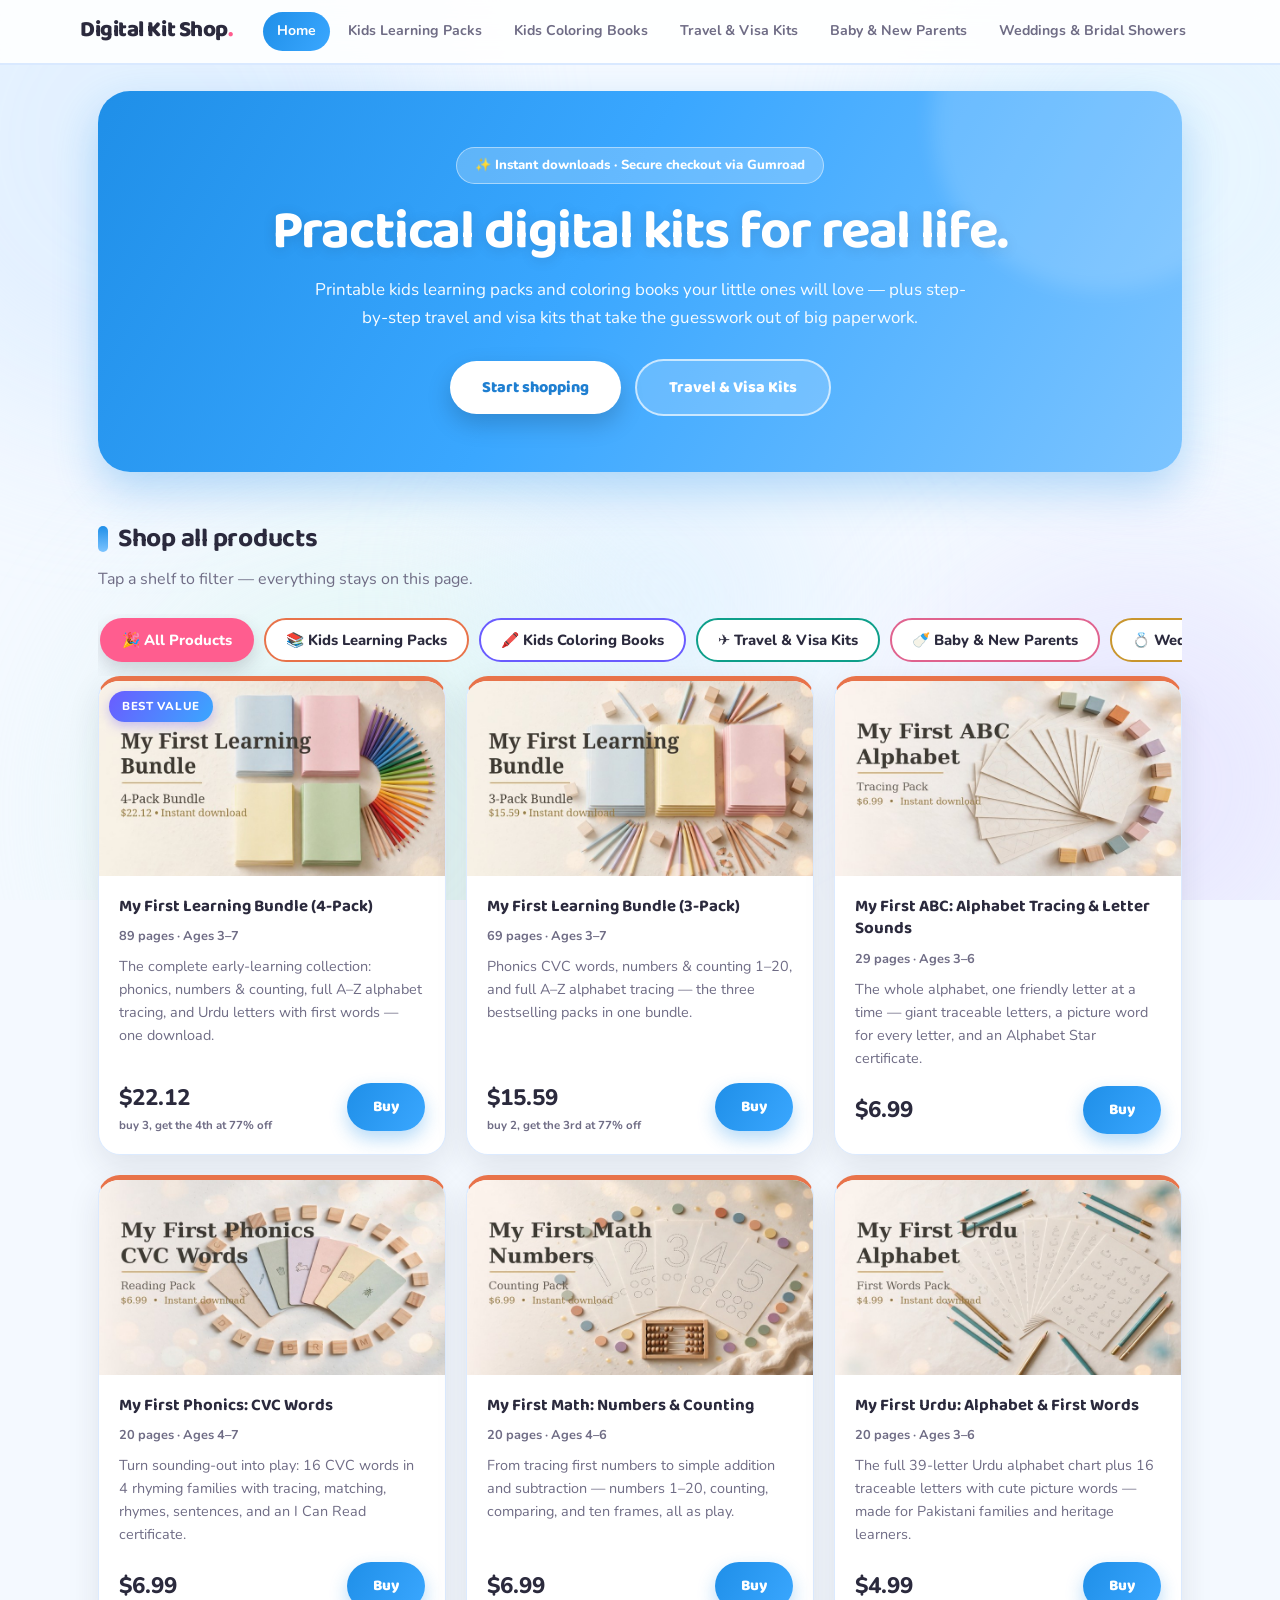
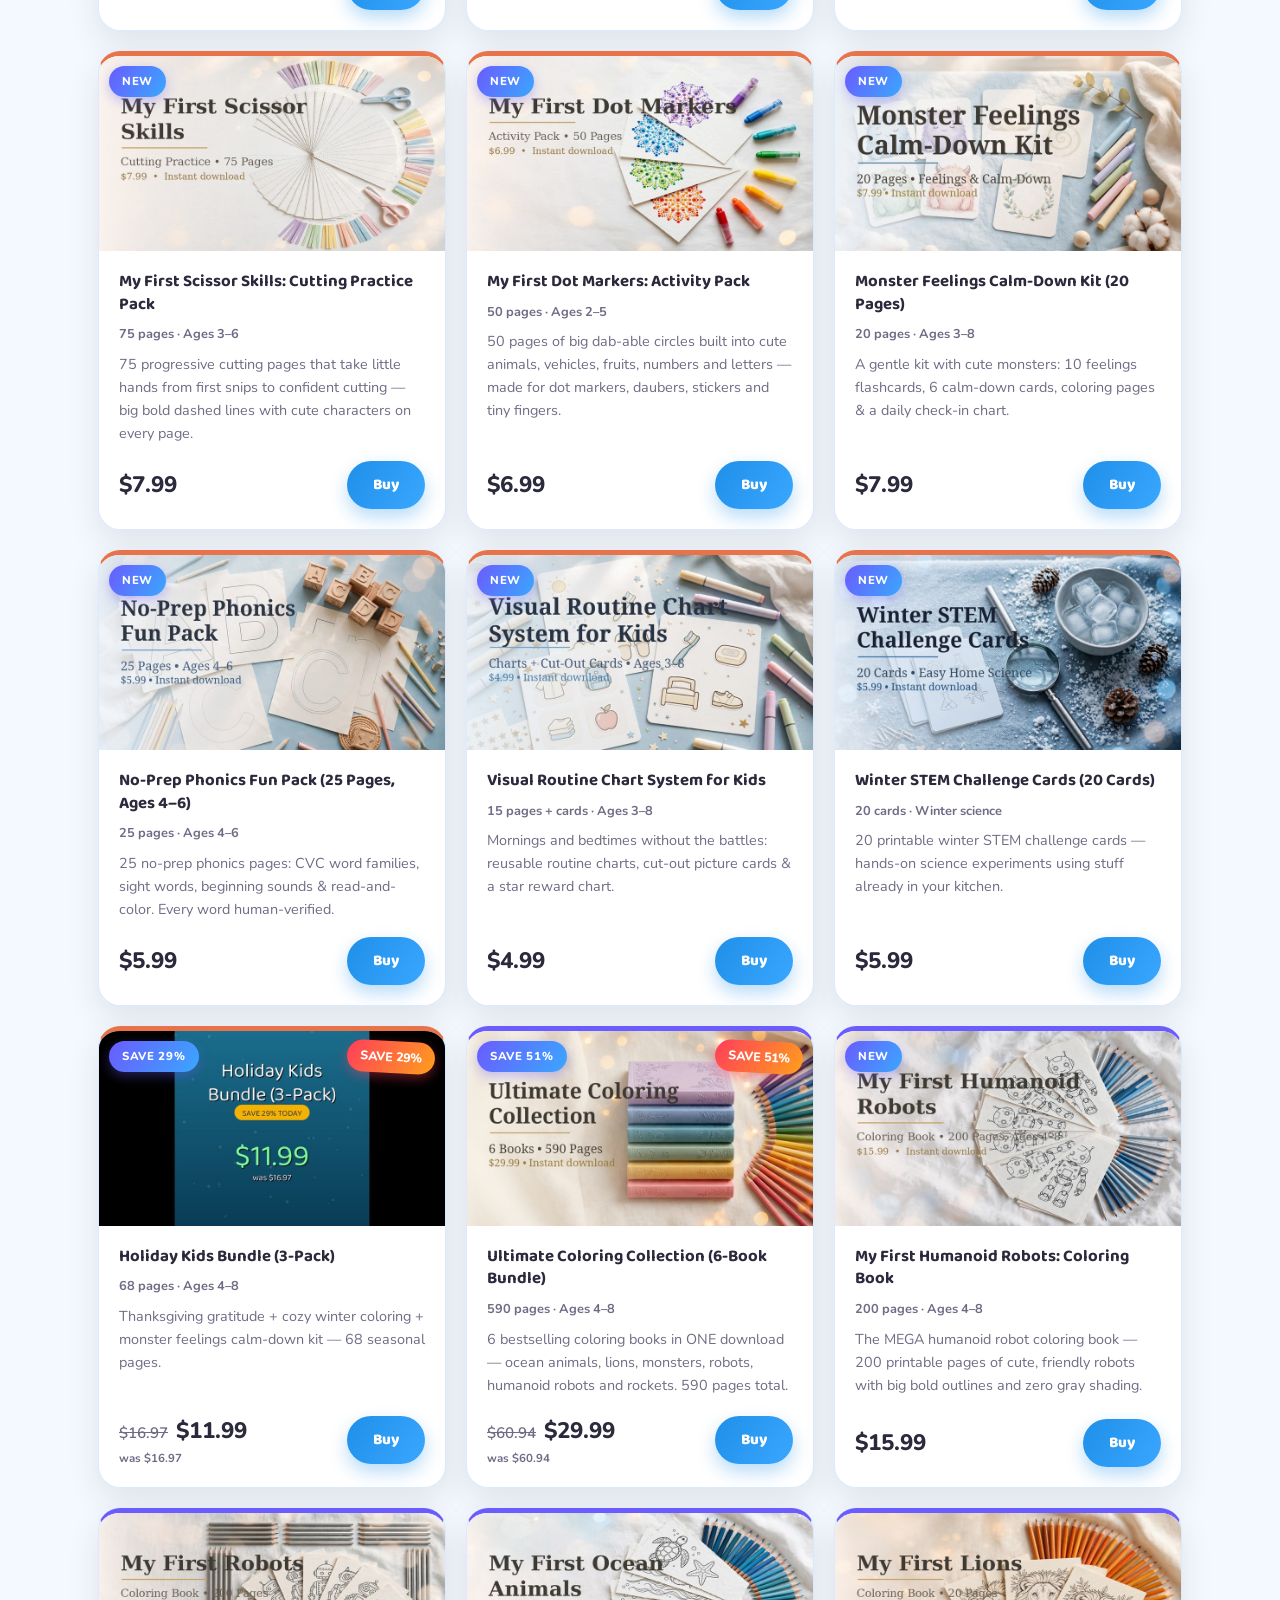
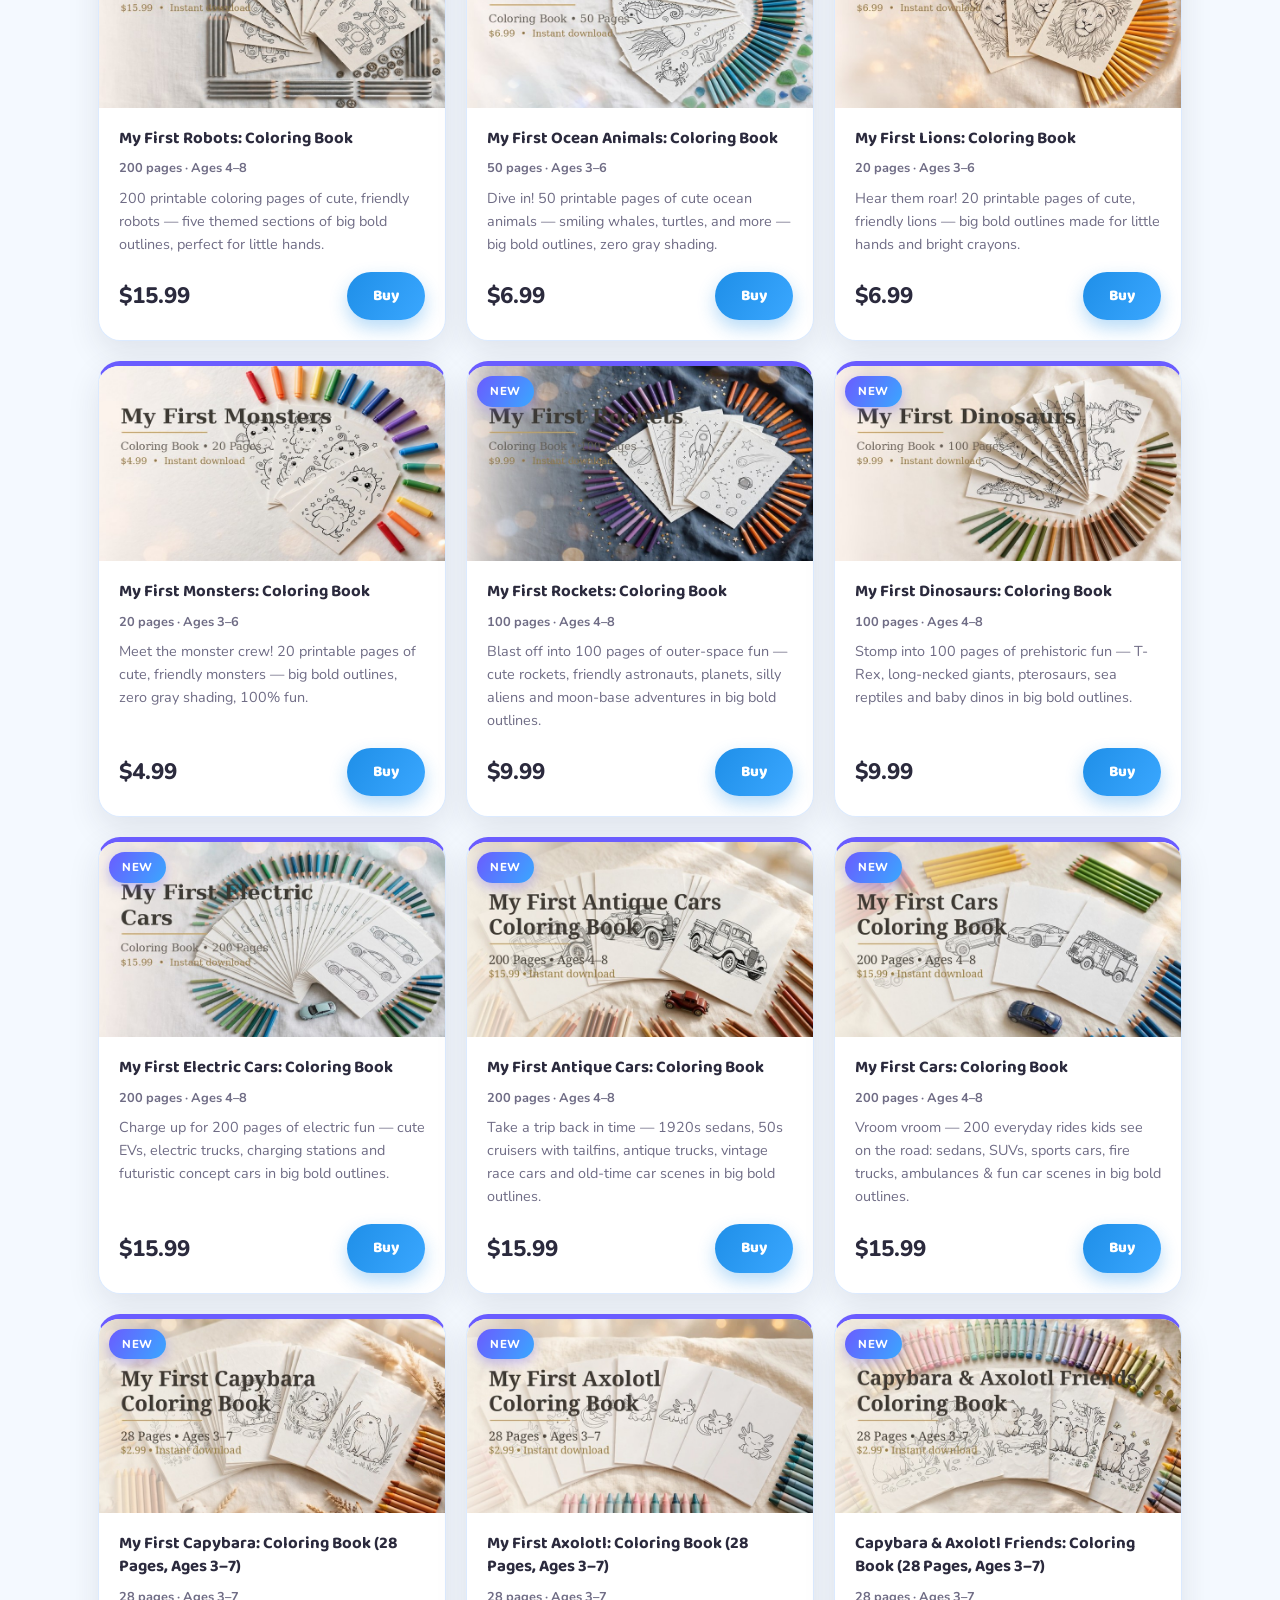
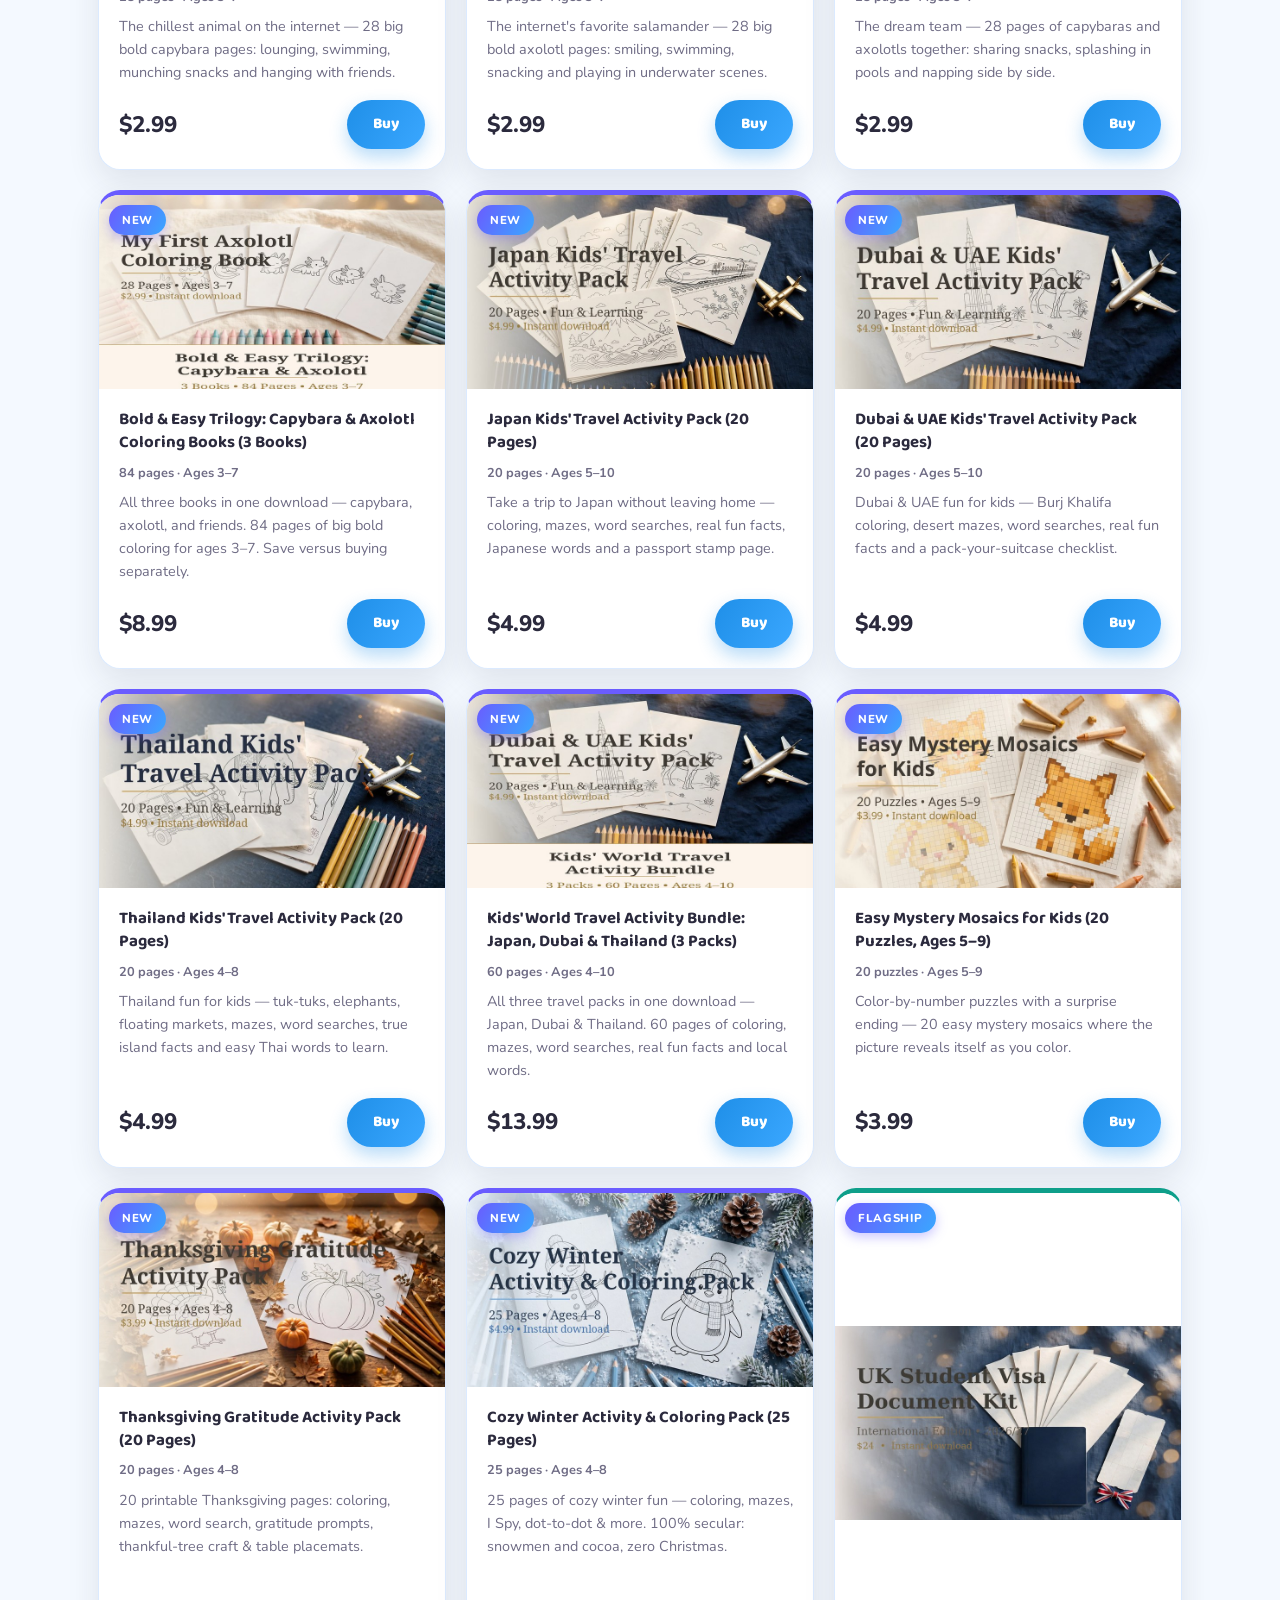
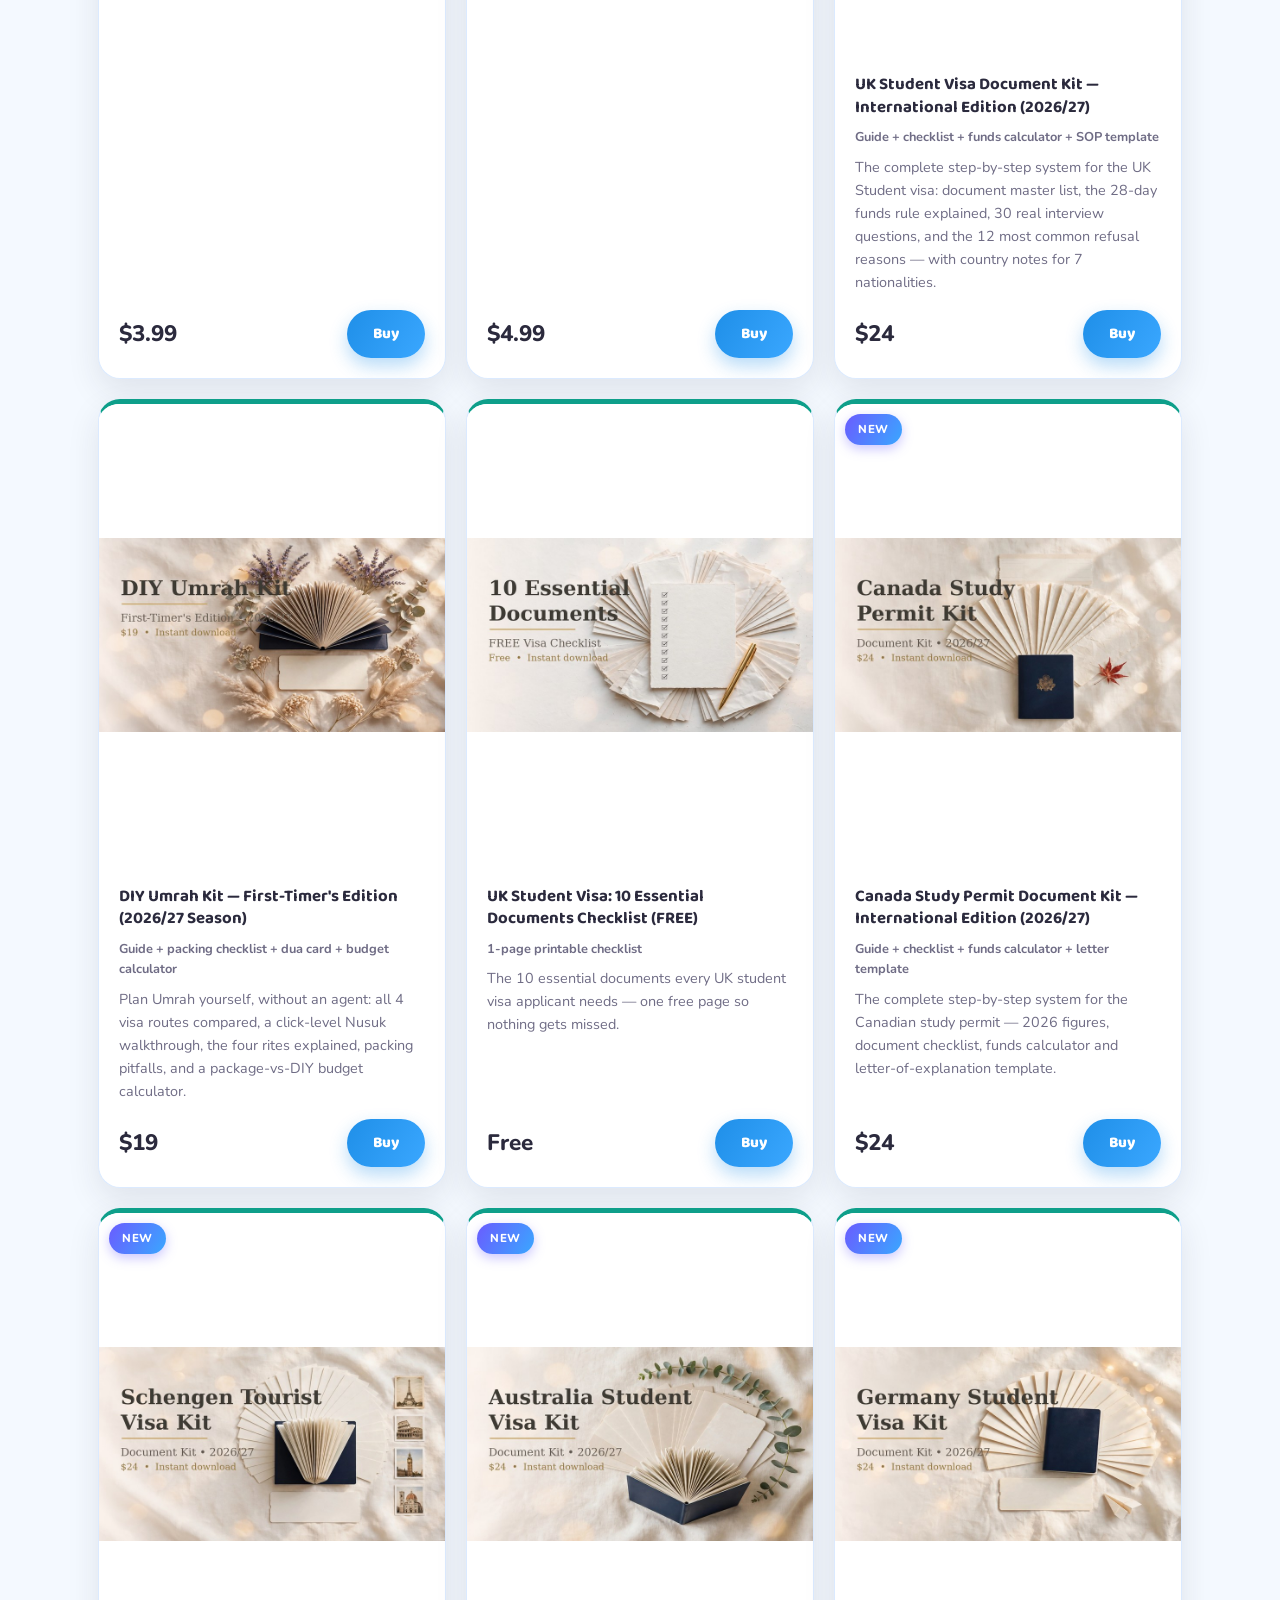
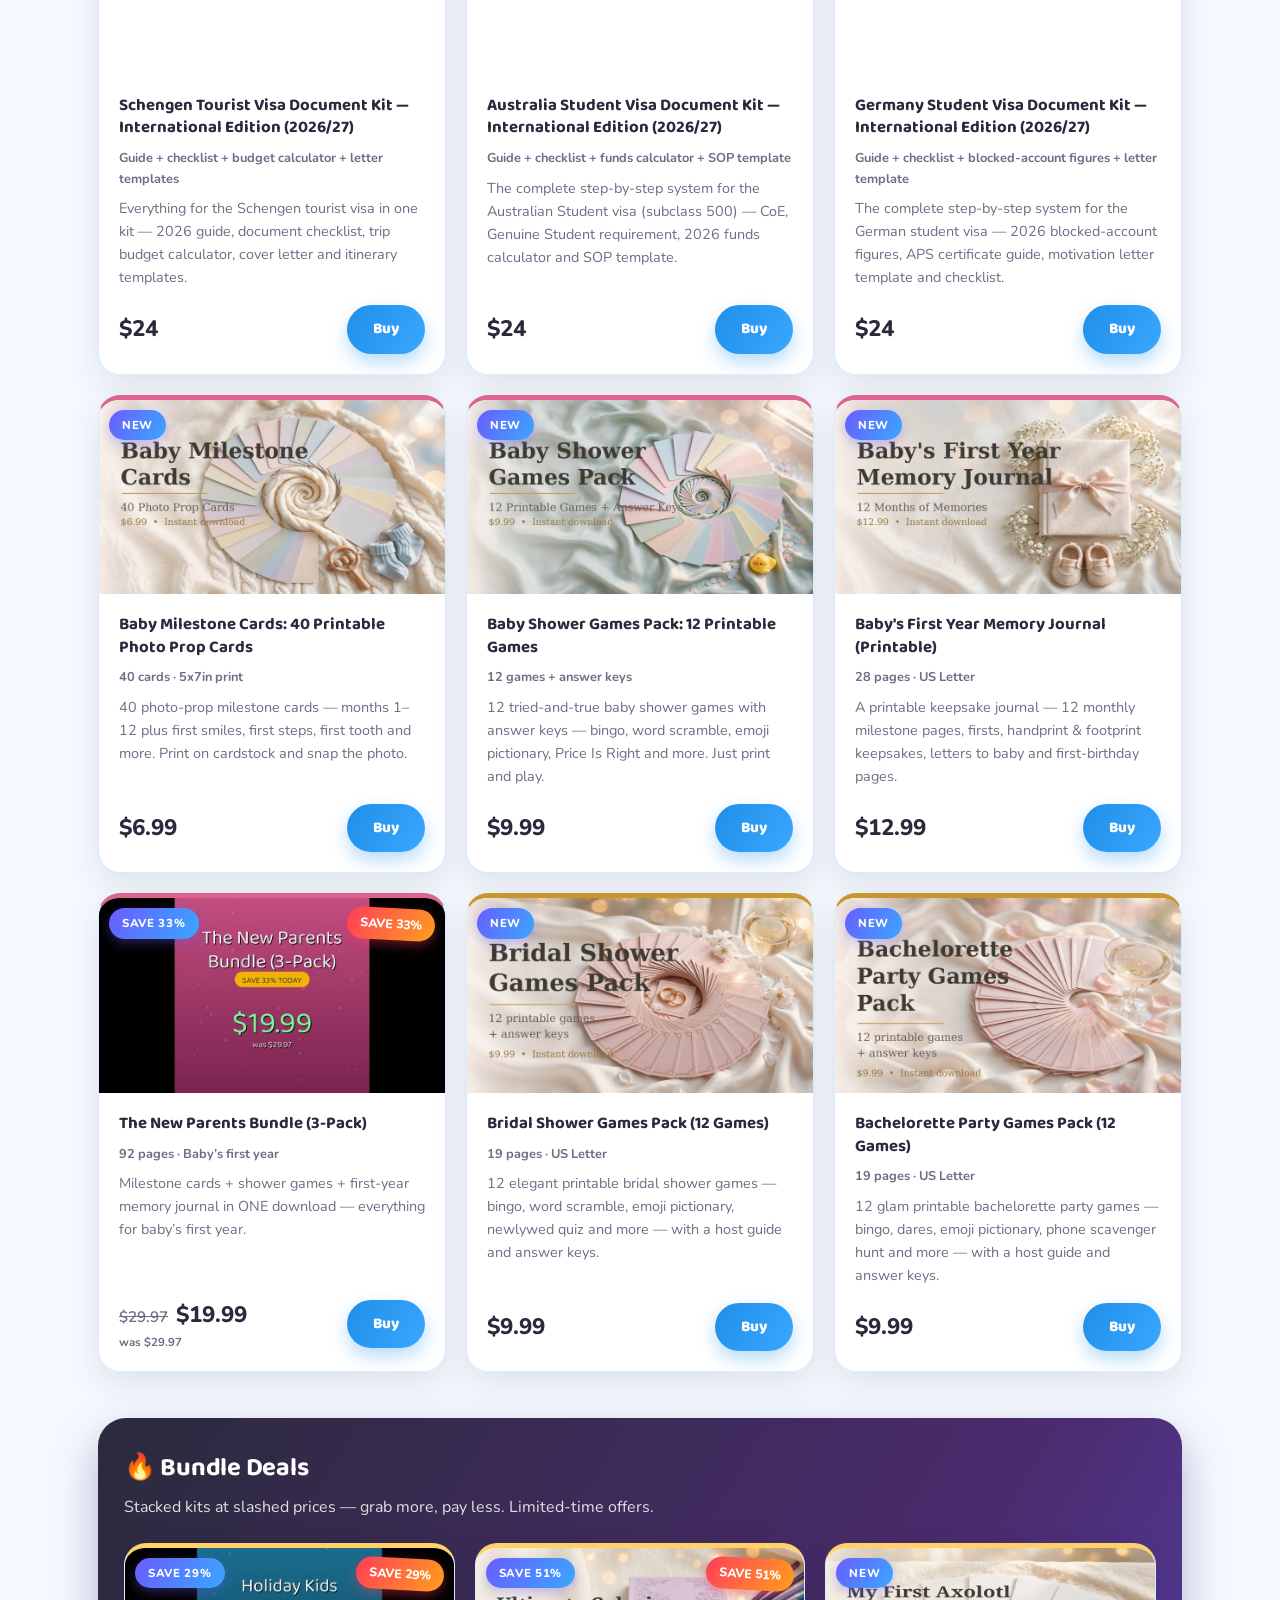
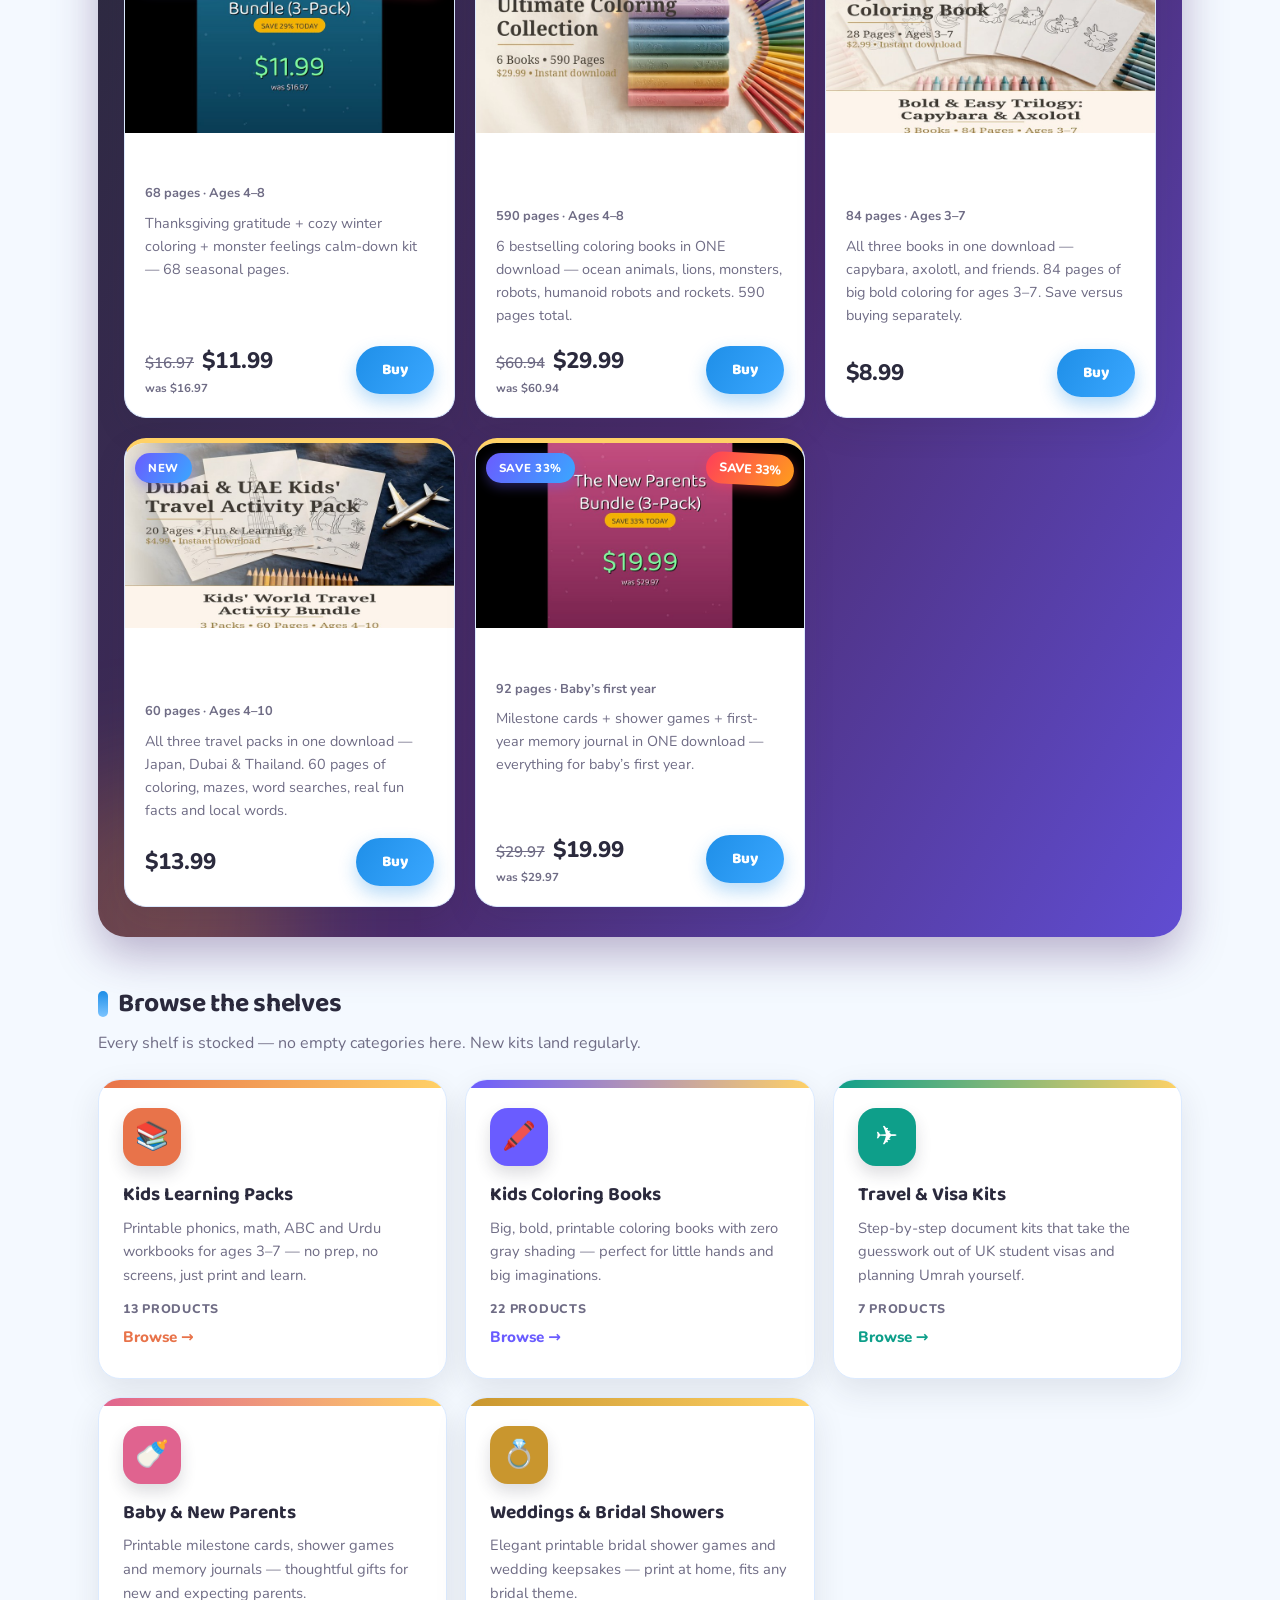
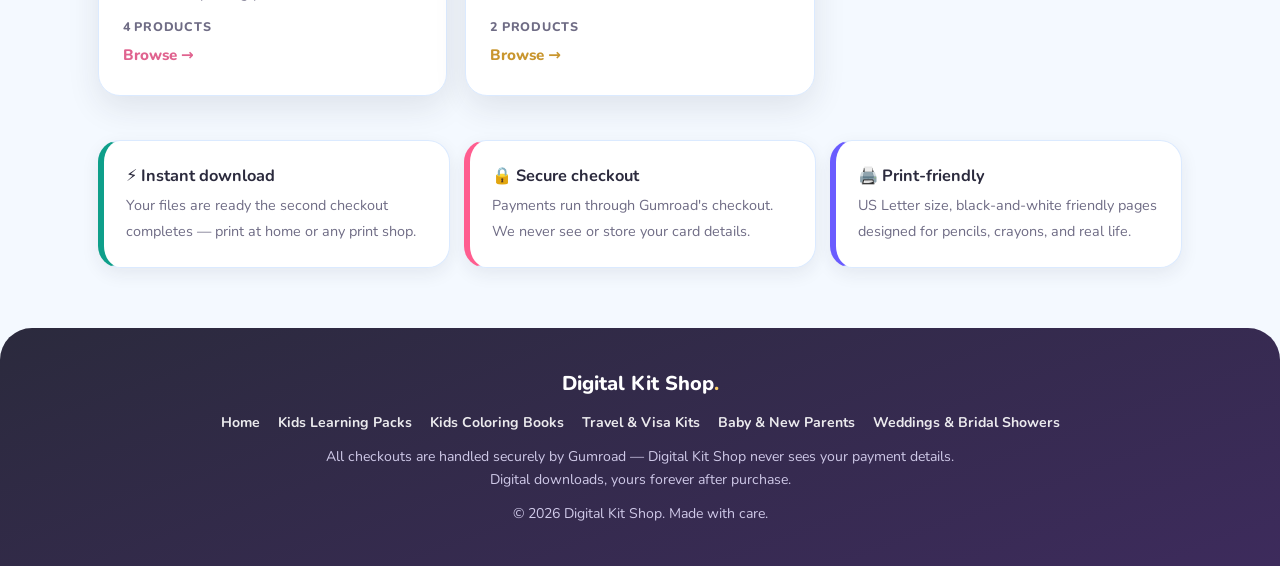
<file: index.html>
<!DOCTYPE html>
<html lang="en">
<head>
<meta charset="utf-8">
<meta name="viewport" content="width=device-width, initial-scale=1">
<meta name="p:domain_verify" content="99b00b873626cb9a365c8f2b48c7d500"/>
<script async src="https://www.googletagmanager.com/gtag/js?id=G-J2KPY3ZD0E"></script>
<script>window.dataLayer=window.dataLayer||[];function gtag(){dataLayer.push(arguments);}gtag('js',new Date());gtag('config','G-J2KPY3ZD0E');</script>
<title>Digital Kit Shop — Practical digital kits for real life</title>
<meta name="description" content="Digital Kit Shop: printable kids learning packs and coloring books, plus step-by-step travel and visa document kits. Instant downloads, secure Gumroad checkout.">
<link rel="canonical" href="https://digitalkitshop.pages.dev/">
<meta property="og:type" content="website">
<meta property="og:site_name" content="Digital Kit Shop">
<meta property="og:title" content="Digital Kit Shop — Practical digital kits for real life">
<meta property="og:description" content="Digital Kit Shop: printable kids learning packs and coloring books, plus step-by-step travel and visa document kits. Instant downloads, secure Gumroad checkout.">
<meta property="og:url" content="https://digitalkitshop.pages.dev/">
<meta name="twitter:card" content="summary_large_image">
<meta property="og:image" content="https://digitalkitshop.pages.dev/assets/img/bundle4.jpg">
<link rel="preconnect" href="https://fonts.googleapis.com">
<link rel="preconnect" href="https://fonts.gstatic.com" crossorigin>
<link href="https://fonts.googleapis.com/css2?family=Baloo+2:wght@600;700;800&family=Nunito:wght@400;600;700;800&display=swap" rel="stylesheet">
<link rel="stylesheet" href="assets/css/style.css">
<script type="application/ld+json">
{"@context": "https://schema.org", "@type": "WebSite", "name": "Digital Kit Shop", "url": "https://digitalkitshop.pages.dev/", "description": "Digital Kit Shop: printable kids learning packs and coloring books, plus step-by-step travel and visa document kits. Instant downloads, secure Gumroad checkout."}
</script>
</head>
<body>
<div class="bg-blobs" aria-hidden="true">
  <span class="blob b1"></span><span class="blob b2"></span><span class="blob b3"></span>
  <span class="blob b4"></span><span class="blob b5"></span>
  <span class="bubble u1"></span><span class="bubble u2"></span><span class="bubble u3"></span>
  <span class="bubble u4"></span><span class="bubble u5"></span>
</div>
<header class="site">
  <div class="wrap nav">
    <a class="logo" href=""><span data-brand>Digital Kit Shop</span><span class="dot">.</span></a>
    <nav class="nav-links"><a href="" class="active">Home</a><a href="kids-learning-packs/" class="">Kids Learning Packs</a><a href="kids-coloring-books/" class="">Kids Coloring Books</a><a href="travel-visa-kits/" class="">Travel & Visa Kits</a><a href="baby-new-parents/" class="">Baby & New Parents</a><a href="weddings-bridal/" class="">Weddings & Bridal Showers</a></nav>
  </div>
</header>
<main class="wrap">
  <section class="hero">
    <span class="kicker">✨ Instant downloads · Secure checkout via Gumroad</span>
    <h1>Practical digital kits <span class="hl">for real life.</span></h1>
    <p class="lead">Printable kids learning packs and coloring books your little ones will love — plus step-by-step travel and visa kits that take the guesswork out of big paperwork.</p>
    <a class="btn btn-primary" href="#shop">Start shopping</a>
    <a class="btn btn-ghost" href="travel-visa-kits/">Travel &amp; Visa Kits</a>
  </section>

  <h2 class="section-title" id="shop"><span class="tick"></span>Shop all products</h2>
  <p class="section-sub">Tap a shelf to filter — everything stays on this page.</p>
  <div class="pills" role="group" aria-label="Filter products by category">
    <button class="pill active" data-cat="all" aria-pressed="true" style="--cat:#ff5d8f">🎉 All Products</button>
    <button class="pill" data-cat="kids-learning-packs" aria-pressed="false" style="--cat:#e8734a">📚 Kids Learning Packs</button>
    <button class="pill" data-cat="kids-coloring-books" aria-pressed="false" style="--cat:#6a5cff">🖍️ Kids Coloring Books</button>
    <button class="pill" data-cat="travel-visa-kits" aria-pressed="false" style="--cat:#0e9f8a">✈️ Travel & Visa Kits</button>
    <button class="pill" data-cat="baby-new-parents" aria-pressed="false" style="--cat:#e0638f">🍼 Baby & New Parents</button>
    <button class="pill" data-cat="weddings-bridal" aria-pressed="false" style="--cat:#c9962e">💍 Weddings & Bridal Showers</button>
  </div>
  <div class="prod-grid" id="all-grid"><article class="prod" data-cat="kids-learning-packs" style="--cat:#e8734a">
  <div class="thumb"><span class="badge">Best value</span><img src="assets/img/bundle4.jpg" alt="My First Learning Bundle (4-Pack) cover" loading="lazy"></div>
  <div class="body">
    <h3>My First Learning Bundle (4-Pack)</h3>
    <div class="meta">89 pages · Ages 3–7</div>
    <p class="blurb">The complete early-learning collection: phonics, numbers & counting, full A–Z alphabet tracing, and Urdu letters with first words — one download.</p>
    <div class="row">
      <div class="price">$22.12<span class="price-note">buy 3, get the 4th at 77% off</span></div>
      <a class="btn-buy" href="https://saqibnaseer.gumroad.com/l/my-first-learning-bundle-4-pack" target="_blank" rel="noopener">Buy</a>
    </div>
  </div>
</article><article class="prod" data-cat="kids-learning-packs" style="--cat:#e8734a">
  <div class="thumb"><img src="assets/img/bundle3.jpg" alt="My First Learning Bundle (3-Pack) cover" loading="lazy"></div>
  <div class="body">
    <h3>My First Learning Bundle (3-Pack)</h3>
    <div class="meta">69 pages · Ages 3–7</div>
    <p class="blurb">Phonics CVC words, numbers & counting 1–20, and full A–Z alphabet tracing — the three bestselling packs in one bundle.</p>
    <div class="row">
      <div class="price">$15.59<span class="price-note">buy 2, get the 3rd at 77% off</span></div>
      <a class="btn-buy" href="https://saqibnaseer.gumroad.com/l/my-first-learning-bundle-3-pack" target="_blank" rel="noopener">Buy</a>
    </div>
  </div>
</article><article class="prod" data-cat="kids-learning-packs" style="--cat:#e8734a">
  <div class="thumb"><img src="assets/img/abc.jpg" alt="My First ABC: Alphabet Tracing & Letter Sounds cover" loading="lazy"></div>
  <div class="body">
    <h3>My First ABC: Alphabet Tracing & Letter Sounds</h3>
    <div class="meta">29 pages · Ages 3–6</div>
    <p class="blurb">The whole alphabet, one friendly letter at a time — giant traceable letters, a picture word for every letter, and an Alphabet Star certificate.</p>
    <div class="row">
      <div class="price">$6.99</div>
      <a class="btn-buy" href="https://saqibnaseer.gumroad.com/l/my-first-abc-alphabet-tracing" target="_blank" rel="noopener">Buy</a>
    </div>
  </div>
</article><article class="prod" data-cat="kids-learning-packs" style="--cat:#e8734a">
  <div class="thumb"><img src="assets/img/phonics.jpg" alt="My First Phonics: CVC Words cover" loading="lazy"></div>
  <div class="body">
    <h3>My First Phonics: CVC Words</h3>
    <div class="meta">20 pages · Ages 4–7</div>
    <p class="blurb">Turn sounding-out into play: 16 CVC words in 4 rhyming families with tracing, matching, rhymes, sentences, and an I Can Read certificate.</p>
    <div class="row">
      <div class="price">$6.99</div>
      <a class="btn-buy" href="https://saqibnaseer.gumroad.com/l/my-first-phonics-cvc-words" target="_blank" rel="noopener">Buy</a>
    </div>
  </div>
</article><article class="prod" data-cat="kids-learning-packs" style="--cat:#e8734a">
  <div class="thumb"><img src="assets/img/math.jpg" alt="My First Math: Numbers & Counting cover" loading="lazy"></div>
  <div class="body">
    <h3>My First Math: Numbers & Counting</h3>
    <div class="meta">20 pages · Ages 4–6</div>
    <p class="blurb">From tracing first numbers to simple addition and subtraction — numbers 1–20, counting, comparing, and ten frames, all as play.</p>
    <div class="row">
      <div class="price">$6.99</div>
      <a class="btn-buy" href="https://saqibnaseer.gumroad.com/l/my-first-math-numbers-counting" target="_blank" rel="noopener">Buy</a>
    </div>
  </div>
</article><article class="prod" data-cat="kids-learning-packs" style="--cat:#e8734a">
  <div class="thumb"><img src="assets/img/urdu.jpg" alt="My First Urdu: Alphabet & First Words cover" loading="lazy"></div>
  <div class="body">
    <h3>My First Urdu: Alphabet & First Words</h3>
    <div class="meta">20 pages · Ages 3–6</div>
    <p class="blurb">The full 39-letter Urdu alphabet chart plus 16 traceable letters with cute picture words — made for Pakistani families and heritage learners.</p>
    <div class="row">
      <div class="price">$4.99</div>
      <a class="btn-buy" href="https://saqibnaseer.gumroad.com/l/my-first-urdu-alphabet-first-words" target="_blank" rel="noopener">Buy</a>
    </div>
  </div>
</article><article class="prod" data-cat="kids-learning-packs" style="--cat:#e8734a">
  <div class="thumb"><span class="badge">New</span><img src="assets/img/scissor-skills.jpg" alt="My First Scissor Skills: Cutting Practice Pack cover" loading="lazy"></div>
  <div class="body">
    <h3>My First Scissor Skills: Cutting Practice Pack</h3>
    <div class="meta">75 pages · Ages 3–6</div>
    <p class="blurb">75 progressive cutting pages that take little hands from first snips to confident cutting — big bold dashed lines with cute characters on every page.</p>
    <div class="row">
      <div class="price">$7.99</div>
      <a class="btn-buy" href="https://saqibnaseer.gumroad.com/l/vitgy" target="_blank" rel="noopener">Buy</a>
    </div>
  </div>
</article><article class="prod" data-cat="kids-learning-packs" style="--cat:#e8734a">
  <div class="thumb"><span class="badge">New</span><img src="assets/img/dot-markers.jpg" alt="My First Dot Markers: Activity Pack cover" loading="lazy"></div>
  <div class="body">
    <h3>My First Dot Markers: Activity Pack</h3>
    <div class="meta">50 pages · Ages 2–5</div>
    <p class="blurb">50 pages of big dab-able circles built into cute animals, vehicles, fruits, numbers and letters — made for dot markers, daubers, stickers and tiny fingers.</p>
    <div class="row">
      <div class="price">$6.99</div>
      <a class="btn-buy" href="https://saqibnaseer.gumroad.com/l/jmizsm" target="_blank" rel="noopener">Buy</a>
    </div>
  </div>
</article><article class="prod" data-cat="kids-learning-packs" style="--cat:#e8734a">
  <div class="thumb"><span class="badge">New</span><img src="assets/img/monster-feelings-kit.jpg" alt="Monster Feelings Calm-Down Kit (20 Pages) cover" loading="lazy"></div>
  <div class="body">
    <h3>Monster Feelings Calm-Down Kit (20 Pages)</h3>
    <div class="meta">20 pages · Ages 3–8</div>
    <p class="blurb">A gentle kit with cute monsters: 10 feelings flashcards, 6 calm-down cards, coloring pages & a daily check-in chart.</p>
    <div class="row">
      <div class="price">$7.99</div>
      <a class="btn-buy" href="https://saqibnaseer.gumroad.com/l/edjxl" target="_blank" rel="noopener">Buy</a>
    </div>
  </div>
</article><article class="prod" data-cat="kids-learning-packs" style="--cat:#e8734a">
  <div class="thumb"><span class="badge">New</span><img src="assets/img/phonics-fun-pack.jpg" alt="No-Prep Phonics Fun Pack (25 Pages, Ages 4–6) cover" loading="lazy"></div>
  <div class="body">
    <h3>No-Prep Phonics Fun Pack (25 Pages, Ages 4–6)</h3>
    <div class="meta">25 pages · Ages 4–6</div>
    <p class="blurb">25 no-prep phonics pages: CVC word families, sight words, beginning sounds & read-and-color. Every word human-verified.</p>
    <div class="row">
      <div class="price">$5.99</div>
      <a class="btn-buy" href="https://saqibnaseer.gumroad.com/l/odzgpu" target="_blank" rel="noopener">Buy</a>
    </div>
  </div>
</article><article class="prod" data-cat="kids-learning-packs" style="--cat:#e8734a">
  <div class="thumb"><span class="badge">New</span><img src="assets/img/routine-chart-system.jpg" alt="Visual Routine Chart System for Kids cover" loading="lazy"></div>
  <div class="body">
    <h3>Visual Routine Chart System for Kids</h3>
    <div class="meta">15 pages + cards · Ages 3–8</div>
    <p class="blurb">Mornings and bedtimes without the battles: reusable routine charts, cut-out picture cards & a star reward chart.</p>
    <div class="row">
      <div class="price">$4.99</div>
      <a class="btn-buy" href="https://saqibnaseer.gumroad.com/l/udafs" target="_blank" rel="noopener">Buy</a>
    </div>
  </div>
</article><article class="prod" data-cat="kids-learning-packs" style="--cat:#e8734a">
  <div class="thumb"><span class="badge">New</span><img src="assets/img/winter-stem-cards.jpg" alt="Winter STEM Challenge Cards (20 Cards) cover" loading="lazy"></div>
  <div class="body">
    <h3>Winter STEM Challenge Cards (20 Cards)</h3>
    <div class="meta">20 cards · Winter science</div>
    <p class="blurb">20 printable winter STEM challenge cards — hands-on science experiments using stuff already in your kitchen.</p>
    <div class="row">
      <div class="price">$5.99</div>
      <a class="btn-buy" href="https://saqibnaseer.gumroad.com/l/qnhbfvv" target="_blank" rel="noopener">Buy</a>
    </div>
  </div>
</article><article class="prod" data-cat="kids-learning-packs" style="--cat:#e8734a">
  <div class="thumb"><span class="badge">Save 29%</span><span class="save-ribbon">SAVE 29%</span><img src="assets/img/holiday-kids-bundle.jpg" alt="Holiday Kids Bundle (3-Pack) cover" loading="lazy"></div>
  <div class="body">
    <h3>Holiday Kids Bundle (3-Pack)</h3>
    <div class="meta">68 pages · Ages 4–8</div>
    <p class="blurb">Thanksgiving gratitude + cozy winter coloring + monster feelings calm-down kit — 68 seasonal pages.</p>
    <div class="row">
      <div class="price"><span class="was-price">$16.97</span>$11.99<span class="price-note">was $16.97</span></div>
      <a class="btn-buy" href="https://saqibnaseer.gumroad.com/l/holiday-kids-bundle" target="_blank" rel="noopener">Buy</a>
    </div>
  </div>
</article><article class="prod" data-cat="kids-coloring-books" style="--cat:#6a5cff">
  <div class="thumb"><span class="badge">Save 51%</span><span class="save-ribbon">SAVE 51%</span><img src="assets/img/coloring-mega-bundle.jpg" alt="Ultimate Coloring Collection (6-Book Bundle) cover" loading="lazy"></div>
  <div class="body">
    <h3>Ultimate Coloring Collection (6-Book Bundle)</h3>
    <div class="meta">590 pages · Ages 4–8</div>
    <p class="blurb">6 bestselling coloring books in ONE download — ocean animals, lions, monsters, robots, humanoid robots and rockets. 590 pages total.</p>
    <div class="row">
      <div class="price"><span class="was-price">$60.94</span>$29.99<span class="price-note">was $60.94</span></div>
      <a class="btn-buy" href="https://saqibnaseer.gumroad.com/l/xhhzwd" target="_blank" rel="noopener">Buy</a>
    </div>
  </div>
</article><article class="prod" data-cat="kids-coloring-books" style="--cat:#6a5cff">
  <div class="thumb"><span class="badge">New</span><img src="assets/img/humanoid.jpg" alt="My First Humanoid Robots: Coloring Book cover" loading="lazy"></div>
  <div class="body">
    <h3>My First Humanoid Robots: Coloring Book</h3>
    <div class="meta">200 pages · Ages 4–8</div>
    <p class="blurb">The MEGA humanoid robot coloring book — 200 printable pages of cute, friendly robots with big bold outlines and zero gray shading.</p>
    <div class="row">
      <div class="price">$15.99</div>
      <a class="btn-buy" href="https://saqibnaseer.gumroad.com/l/my-first-humanoid-robots-coloring-book" target="_blank" rel="noopener">Buy</a>
    </div>
  </div>
</article><article class="prod" data-cat="kids-coloring-books" style="--cat:#6a5cff">
  <div class="thumb"><img src="assets/img/robots.jpg" alt="My First Robots: Coloring Book cover" loading="lazy"></div>
  <div class="body">
    <h3>My First Robots: Coloring Book</h3>
    <div class="meta">200 pages · Ages 4–8</div>
    <p class="blurb">200 printable coloring pages of cute, friendly robots — five themed sections of big bold outlines, perfect for little hands.</p>
    <div class="row">
      <div class="price">$15.99</div>
      <a class="btn-buy" href="https://saqibnaseer.gumroad.com/l/my-first-robots-coloring-book" target="_blank" rel="noopener">Buy</a>
    </div>
  </div>
</article><article class="prod" data-cat="kids-coloring-books" style="--cat:#6a5cff">
  <div class="thumb"><img src="assets/img/ocean.jpg" alt="My First Ocean Animals: Coloring Book cover" loading="lazy"></div>
  <div class="body">
    <h3>My First Ocean Animals: Coloring Book</h3>
    <div class="meta">50 pages · Ages 3–6</div>
    <p class="blurb">Dive in! 50 printable pages of cute ocean animals — smiling whales, turtles, and more — big bold outlines, zero gray shading.</p>
    <div class="row">
      <div class="price">$6.99</div>
      <a class="btn-buy" href="https://saqibnaseer.gumroad.com/l/my-first-ocean-animals-coloring-book" target="_blank" rel="noopener">Buy</a>
    </div>
  </div>
</article><article class="prod" data-cat="kids-coloring-books" style="--cat:#6a5cff">
  <div class="thumb"><img src="assets/img/lions.jpg" alt="My First Lions: Coloring Book cover" loading="lazy"></div>
  <div class="body">
    <h3>My First Lions: Coloring Book</h3>
    <div class="meta">20 pages · Ages 3–6</div>
    <p class="blurb">Hear them roar! 20 printable pages of cute, friendly lions — big bold outlines made for little hands and bright crayons.</p>
    <div class="row">
      <div class="price">$6.99</div>
      <a class="btn-buy" href="https://saqibnaseer.gumroad.com/l/my-first-lions-coloring-book" target="_blank" rel="noopener">Buy</a>
    </div>
  </div>
</article><article class="prod" data-cat="kids-coloring-books" style="--cat:#6a5cff">
  <div class="thumb"><img src="assets/img/monsters.jpg" alt="My First Monsters: Coloring Book cover" loading="lazy"></div>
  <div class="body">
    <h3>My First Monsters: Coloring Book</h3>
    <div class="meta">20 pages · Ages 3–6</div>
    <p class="blurb">Meet the monster crew! 20 printable pages of cute, friendly monsters — big bold outlines, zero gray shading, 100% fun.</p>
    <div class="row">
      <div class="price">$4.99</div>
      <a class="btn-buy" href="https://saqibnaseer.gumroad.com/l/my-first-monsters-coloring-book" target="_blank" rel="noopener">Buy</a>
    </div>
  </div>
</article><article class="prod" data-cat="kids-coloring-books" style="--cat:#6a5cff">
  <div class="thumb"><span class="badge">New</span><img src="assets/img/rockets.jpg" alt="My First Rockets: Coloring Book cover" loading="lazy"></div>
  <div class="body">
    <h3>My First Rockets: Coloring Book</h3>
    <div class="meta">100 pages · Ages 4–8</div>
    <p class="blurb">Blast off into 100 pages of outer-space fun — cute rockets, friendly astronauts, planets, silly aliens and moon-base adventures in big bold outlines.</p>
    <div class="row">
      <div class="price">$9.99</div>
      <a class="btn-buy" href="https://saqibnaseer.gumroad.com/l/ehlym" target="_blank" rel="noopener">Buy</a>
    </div>
  </div>
</article><article class="prod" data-cat="kids-coloring-books" style="--cat:#6a5cff">
  <div class="thumb"><span class="badge">New</span><img src="assets/img/dinosaurs.jpg" alt="My First Dinosaurs: Coloring Book cover" loading="lazy"></div>
  <div class="body">
    <h3>My First Dinosaurs: Coloring Book</h3>
    <div class="meta">100 pages · Ages 4–8</div>
    <p class="blurb">Stomp into 100 pages of prehistoric fun — T-Rex, long-necked giants, pterosaurs, sea reptiles and baby dinos in big bold outlines.</p>
    <div class="row">
      <div class="price">$9.99</div>
      <a class="btn-buy" href="https://saqibnaseer.gumroad.com/l/xerpw" target="_blank" rel="noopener">Buy</a>
    </div>
  </div>
</article><article class="prod" data-cat="kids-coloring-books" style="--cat:#6a5cff">
  <div class="thumb"><span class="badge">New</span><img src="assets/img/electric-cars.jpg" alt="My First Electric Cars: Coloring Book cover" loading="lazy"></div>
  <div class="body">
    <h3>My First Electric Cars: Coloring Book</h3>
    <div class="meta">200 pages · Ages 4–8</div>
    <p class="blurb">Charge up for 200 pages of electric fun — cute EVs, electric trucks, charging stations and futuristic concept cars in big bold outlines.</p>
    <div class="row">
      <div class="price">$15.99</div>
      <a class="btn-buy" href="https://saqibnaseer.gumroad.com/l/ebuxwg" target="_blank" rel="noopener">Buy</a>
    </div>
  </div>
</article><article class="prod" data-cat="kids-coloring-books" style="--cat:#6a5cff">
  <div class="thumb"><span class="badge">New</span><img src="assets/img/antique-cars.jpg" alt="My First Antique Cars: Coloring Book cover" loading="lazy"></div>
  <div class="body">
    <h3>My First Antique Cars: Coloring Book</h3>
    <div class="meta">200 pages · Ages 4–8</div>
    <p class="blurb">Take a trip back in time — 1920s sedans, 50s cruisers with tailfins, antique trucks, vintage race cars and old-time car scenes in big bold outlines.</p>
    <div class="row">
      <div class="price">$15.99</div>
      <a class="btn-buy" href="https://saqibnaseer.gumroad.com/l/my-first-antique-cars-coloring-book" target="_blank" rel="noopener">Buy</a>
    </div>
  </div>
</article><article class="prod" data-cat="kids-coloring-books" style="--cat:#6a5cff">
  <div class="thumb"><span class="badge">New</span><img src="assets/img/cars.jpg" alt="My First Cars: Coloring Book cover" loading="lazy"></div>
  <div class="body">
    <h3>My First Cars: Coloring Book</h3>
    <div class="meta">200 pages · Ages 4–8</div>
    <p class="blurb">Vroom vroom — 200 everyday rides kids see on the road: sedans, SUVs, sports cars, fire trucks, ambulances & fun car scenes in big bold outlines.</p>
    <div class="row">
      <div class="price">$15.99</div>
      <a class="btn-buy" href="https://saqibnaseer.gumroad.com/l/xgnrz" target="_blank" rel="noopener">Buy</a>
    </div>
  </div>
</article><article class="prod" data-cat="kids-coloring-books" style="--cat:#6a5cff">
  <div class="thumb"><span class="badge">New</span><img src="assets/img/capybara-coloring.jpg" alt="My First Capybara: Coloring Book (28 Pages, Ages 3–7) cover" loading="lazy"></div>
  <div class="body">
    <h3>My First Capybara: Coloring Book (28 Pages, Ages 3–7)</h3>
    <div class="meta">28 pages · Ages 3–7</div>
    <p class="blurb">The chillest animal on the internet — 28 big bold capybara pages: lounging, swimming, munching snacks and hanging with friends.</p>
    <div class="row">
      <div class="price">$2.99</div>
      <a class="btn-buy" href="https://saqibnaseer.gumroad.com/l/wscvtg" target="_blank" rel="noopener">Buy</a>
    </div>
  </div>
</article><article class="prod" data-cat="kids-coloring-books" style="--cat:#6a5cff">
  <div class="thumb"><span class="badge">New</span><img src="assets/img/axolotl-coloring.jpg" alt="My First Axolotl: Coloring Book (28 Pages, Ages 3–7) cover" loading="lazy"></div>
  <div class="body">
    <h3>My First Axolotl: Coloring Book (28 Pages, Ages 3–7)</h3>
    <div class="meta">28 pages · Ages 3–7</div>
    <p class="blurb">The internet's favorite salamander — 28 big bold axolotl pages: smiling, swimming, snacking and playing in underwater scenes.</p>
    <div class="row">
      <div class="price">$2.99</div>
      <a class="btn-buy" href="https://saqibnaseer.gumroad.com/l/vlsqm" target="_blank" rel="noopener">Buy</a>
    </div>
  </div>
</article><article class="prod" data-cat="kids-coloring-books" style="--cat:#6a5cff">
  <div class="thumb"><span class="badge">New</span><img src="assets/img/capybara-axolotl-friends.jpg" alt="Capybara & Axolotl Friends: Coloring Book (28 Pages, Ages 3–7) cover" loading="lazy"></div>
  <div class="body">
    <h3>Capybara & Axolotl Friends: Coloring Book (28 Pages, Ages 3–7)</h3>
    <div class="meta">28 pages · Ages 3–7</div>
    <p class="blurb">The dream team — 28 pages of capybaras and axolotls together: sharing snacks, splashing in pools and napping side by side.</p>
    <div class="row">
      <div class="price">$2.99</div>
      <a class="btn-buy" href="https://saqibnaseer.gumroad.com/l/isdjc" target="_blank" rel="noopener">Buy</a>
    </div>
  </div>
</article><article class="prod" data-cat="kids-coloring-books" style="--cat:#6a5cff">
  <div class="thumb"><span class="badge">New</span><img src="assets/img/capybara-axolotl-trilogy.jpg" alt="Bold & Easy Trilogy: Capybara & Axolotl Coloring Books (3 Books) cover" loading="lazy"></div>
  <div class="body">
    <h3>Bold & Easy Trilogy: Capybara & Axolotl Coloring Books (3 Books)</h3>
    <div class="meta">84 pages · Ages 3–7</div>
    <p class="blurb">All three books in one download — capybara, axolotl, and friends. 84 pages of big bold coloring for ages 3–7. Save versus buying separately.</p>
    <div class="row">
      <div class="price">$8.99</div>
      <a class="btn-buy" href="https://saqibnaseer.gumroad.com/l/zisygs" target="_blank" rel="noopener">Buy</a>
    </div>
  </div>
</article><article class="prod" data-cat="kids-coloring-books" style="--cat:#6a5cff">
  <div class="thumb"><span class="badge">New</span><img src="assets/img/japan-kids-activity.jpg" alt="Japan Kids' Travel Activity Pack (20 Pages) cover" loading="lazy"></div>
  <div class="body">
    <h3>Japan Kids' Travel Activity Pack (20 Pages)</h3>
    <div class="meta">20 pages · Ages 5–10</div>
    <p class="blurb">Take a trip to Japan without leaving home — coloring, mazes, word searches, real fun facts, Japanese words and a passport stamp page.</p>
    <div class="row">
      <div class="price">$4.99</div>
      <a class="btn-buy" href="https://saqibnaseer.gumroad.com/l/qchbmx" target="_blank" rel="noopener">Buy</a>
    </div>
  </div>
</article><article class="prod" data-cat="kids-coloring-books" style="--cat:#6a5cff">
  <div class="thumb"><span class="badge">New</span><img src="assets/img/dubai-kids-activity.jpg" alt="Dubai & UAE Kids' Travel Activity Pack (20 Pages) cover" loading="lazy"></div>
  <div class="body">
    <h3>Dubai & UAE Kids' Travel Activity Pack (20 Pages)</h3>
    <div class="meta">20 pages · Ages 5–10</div>
    <p class="blurb">Dubai & UAE fun for kids — Burj Khalifa coloring, desert mazes, word searches, real fun facts and a pack-your-suitcase checklist.</p>
    <div class="row">
      <div class="price">$4.99</div>
      <a class="btn-buy" href="https://saqibnaseer.gumroad.com/l/upivl" target="_blank" rel="noopener">Buy</a>
    </div>
  </div>
</article><article class="prod" data-cat="kids-coloring-books" style="--cat:#6a5cff">
  <div class="thumb"><span class="badge">New</span><img src="assets/img/thailand-kids-activity.jpg" alt="Thailand Kids' Travel Activity Pack (20 Pages) cover" loading="lazy"></div>
  <div class="body">
    <h3>Thailand Kids' Travel Activity Pack (20 Pages)</h3>
    <div class="meta">20 pages · Ages 4–8</div>
    <p class="blurb">Thailand fun for kids — tuk-tuks, elephants, floating markets, mazes, word searches, true island facts and easy Thai words to learn.</p>
    <div class="row">
      <div class="price">$4.99</div>
      <a class="btn-buy" href="https://saqibnaseer.gumroad.com/l/akyzz" target="_blank" rel="noopener">Buy</a>
    </div>
  </div>
</article><article class="prod" data-cat="kids-coloring-books" style="--cat:#6a5cff">
  <div class="thumb"><span class="badge">New</span><img src="assets/img/travel-activity-bundle.jpg" alt="Kids' World Travel Activity Bundle: Japan, Dubai & Thailand (3 Packs) cover" loading="lazy"></div>
  <div class="body">
    <h3>Kids' World Travel Activity Bundle: Japan, Dubai & Thailand (3 Packs)</h3>
    <div class="meta">60 pages · Ages 4–10</div>
    <p class="blurb">All three travel packs in one download — Japan, Dubai & Thailand. 60 pages of coloring, mazes, word searches, real fun facts and local words.</p>
    <div class="row">
      <div class="price">$13.99</div>
      <a class="btn-buy" href="https://saqibnaseer.gumroad.com/l/dessl" target="_blank" rel="noopener">Buy</a>
    </div>
  </div>
</article><article class="prod" data-cat="kids-coloring-books" style="--cat:#6a5cff">
  <div class="thumb"><span class="badge">New</span><img src="assets/img/mystery-mosaics-kids.jpg" alt="Easy Mystery Mosaics for Kids (20 Puzzles, Ages 5–9) cover" loading="lazy"></div>
  <div class="body">
    <h3>Easy Mystery Mosaics for Kids (20 Puzzles, Ages 5–9)</h3>
    <div class="meta">20 puzzles · Ages 5–9</div>
    <p class="blurb">Color-by-number puzzles with a surprise ending — 20 easy mystery mosaics where the picture reveals itself as you color.</p>
    <div class="row">
      <div class="price">$3.99</div>
      <a class="btn-buy" href="https://saqibnaseer.gumroad.com/l/zztvwu" target="_blank" rel="noopener">Buy</a>
    </div>
  </div>
</article><article class="prod" data-cat="kids-coloring-books" style="--cat:#6a5cff">
  <div class="thumb"><span class="badge">New</span><img src="assets/img/thanksgiving-gratitude-pack.jpg" alt="Thanksgiving Gratitude Activity Pack (20 Pages) cover" loading="lazy"></div>
  <div class="body">
    <h3>Thanksgiving Gratitude Activity Pack (20 Pages)</h3>
    <div class="meta">20 pages · Ages 4–8</div>
    <p class="blurb">20 printable Thanksgiving pages: coloring, mazes, word search, gratitude prompts, thankful-tree craft & table placemats.</p>
    <div class="row">
      <div class="price">$3.99</div>
      <a class="btn-buy" href="https://saqibnaseer.gumroad.com/l/yprxd" target="_blank" rel="noopener">Buy</a>
    </div>
  </div>
</article><article class="prod" data-cat="kids-coloring-books" style="--cat:#6a5cff">
  <div class="thumb"><span class="badge">New</span><img src="assets/img/cozy-winter-pack.jpg" alt="Cozy Winter Activity & Coloring Pack (25 Pages) cover" loading="lazy"></div>
  <div class="body">
    <h3>Cozy Winter Activity & Coloring Pack (25 Pages)</h3>
    <div class="meta">25 pages · Ages 4–8</div>
    <p class="blurb">25 pages of cozy winter fun — coloring, mazes, I Spy, dot-to-dot & more. 100% secular: snowmen and cocoa, zero Christmas.</p>
    <div class="row">
      <div class="price">$4.99</div>
      <a class="btn-buy" href="https://saqibnaseer.gumroad.com/l/rclkg" target="_blank" rel="noopener">Buy</a>
    </div>
  </div>
</article><article class="prod" data-cat="travel-visa-kits" style="--cat:#0e9f8a">
  <div class="thumb tall"><span class="badge">Flagship</span><img src="assets/img/visa-kit.jpg" alt="UK Student Visa Document Kit — International Edition (2026/27) cover" loading="lazy"></div>
  <div class="body">
    <h3>UK Student Visa Document Kit — International Edition (2026/27)</h3>
    <div class="meta">Guide + checklist + funds calculator + SOP template</div>
    <p class="blurb">The complete step-by-step system for the UK Student visa: document master list, the 28-day funds rule explained, 30 real interview questions, and the 12 most common refusal reasons — with country notes for 7 nationalities.</p>
    <div class="row">
      <div class="price">$24</div>
      <a class="btn-buy" href="https://saqibnaseer.gumroad.com/l/kpuzn" target="_blank" rel="noopener">Buy</a>
    </div>
  </div>
</article><article class="prod" data-cat="travel-visa-kits" style="--cat:#0e9f8a">
  <div class="thumb tall"><img src="assets/img/umrah-kit.jpg" alt="DIY Umrah Kit — First-Timer's Edition (2026/27 Season) cover" loading="lazy"></div>
  <div class="body">
    <h3>DIY Umrah Kit — First-Timer's Edition (2026/27 Season)</h3>
    <div class="meta">Guide + packing checklist + dua card + budget calculator</div>
    <p class="blurb">Plan Umrah yourself, without an agent: all 4 visa routes compared, a click-level Nusuk walkthrough, the four rites explained, packing pitfalls, and a package-vs-DIY budget calculator.</p>
    <div class="row">
      <div class="price">$19</div>
      <a class="btn-buy" href="https://saqibnaseer.gumroad.com/l/oolksf" target="_blank" rel="noopener">Buy</a>
    </div>
  </div>
</article><article class="prod" data-cat="travel-visa-kits" style="--cat:#0e9f8a">
  <div class="thumb tall"><img src="assets/img/visa-freebie.jpg" alt="UK Student Visa: 10 Essential Documents Checklist (FREE) cover" loading="lazy"></div>
  <div class="body">
    <h3>UK Student Visa: 10 Essential Documents Checklist (FREE)</h3>
    <div class="meta">1-page printable checklist</div>
    <p class="blurb">The 10 essential documents every UK student visa applicant needs — one free page so nothing gets missed.</p>
    <div class="row">
      <div class="price">Free</div>
      <a class="btn-buy" href="https://saqibnaseer.gumroad.com/l/zlbqf" target="_blank" rel="noopener">Buy</a>
    </div>
  </div>
</article><article class="prod" data-cat="travel-visa-kits" style="--cat:#0e9f8a">
  <div class="thumb tall"><span class="badge">New</span><img src="assets/img/canada-visa.jpg" alt="Canada Study Permit Document Kit — International Edition (2026/27) cover" loading="lazy"></div>
  <div class="body">
    <h3>Canada Study Permit Document Kit — International Edition (2026/27)</h3>
    <div class="meta">Guide + checklist + funds calculator + letter template</div>
    <p class="blurb">The complete step-by-step system for the Canadian study permit — 2026 figures, document checklist, funds calculator and letter-of-explanation template.</p>
    <div class="row">
      <div class="price">$24</div>
      <a class="btn-buy" href="https://saqibnaseer.gumroad.com/l/fekqhb" target="_blank" rel="noopener">Buy</a>
    </div>
  </div>
</article><article class="prod" data-cat="travel-visa-kits" style="--cat:#0e9f8a">
  <div class="thumb tall"><span class="badge">New</span><img src="assets/img/schengen-visa.jpg" alt="Schengen Tourist Visa Document Kit — International Edition (2026/27) cover" loading="lazy"></div>
  <div class="body">
    <h3>Schengen Tourist Visa Document Kit — International Edition (2026/27)</h3>
    <div class="meta">Guide + checklist + budget calculator + letter templates</div>
    <p class="blurb">Everything for the Schengen tourist visa in one kit — 2026 guide, document checklist, trip budget calculator, cover letter and itinerary templates.</p>
    <div class="row">
      <div class="price">$24</div>
      <a class="btn-buy" href="https://saqibnaseer.gumroad.com/l/lkjqjd" target="_blank" rel="noopener">Buy</a>
    </div>
  </div>
</article><article class="prod" data-cat="travel-visa-kits" style="--cat:#0e9f8a">
  <div class="thumb tall"><span class="badge">New</span><img src="assets/img/australia-visa.jpg" alt="Australia Student Visa Document Kit — International Edition (2026/27) cover" loading="lazy"></div>
  <div class="body">
    <h3>Australia Student Visa Document Kit — International Edition (2026/27)</h3>
    <div class="meta">Guide + checklist + funds calculator + SOP template</div>
    <p class="blurb">The complete step-by-step system for the Australian Student visa (subclass 500) — CoE, Genuine Student requirement, 2026 funds calculator and SOP template.</p>
    <div class="row">
      <div class="price">$24</div>
      <a class="btn-buy" href="https://saqibnaseer.gumroad.com/l/dsbynf" target="_blank" rel="noopener">Buy</a>
    </div>
  </div>
</article><article class="prod" data-cat="travel-visa-kits" style="--cat:#0e9f8a">
  <div class="thumb tall"><span class="badge">New</span><img src="assets/img/germany-visa.jpg" alt="Germany Student Visa Document Kit — International Edition (2026/27) cover" loading="lazy"></div>
  <div class="body">
    <h3>Germany Student Visa Document Kit — International Edition (2026/27)</h3>
    <div class="meta">Guide + checklist + blocked-account figures + letter template</div>
    <p class="blurb">The complete step-by-step system for the German student visa — 2026 blocked-account figures, APS certificate guide, motivation letter template and checklist.</p>
    <div class="row">
      <div class="price">$24</div>
      <a class="btn-buy" href="https://saqibnaseer.gumroad.com/l/gyfbvo" target="_blank" rel="noopener">Buy</a>
    </div>
  </div>
</article><article class="prod" data-cat="baby-new-parents" style="--cat:#e0638f">
  <div class="thumb"><span class="badge">New</span><img src="assets/img/baby-milestone-cards.jpg" alt="Baby Milestone Cards: 40 Printable Photo Prop Cards cover" loading="lazy"></div>
  <div class="body">
    <h3>Baby Milestone Cards: 40 Printable Photo Prop Cards</h3>
    <div class="meta">40 cards · 5x7in print</div>
    <p class="blurb">40 photo-prop milestone cards — months 1–12 plus first smiles, first steps, first tooth and more. Print on cardstock and snap the photo.</p>
    <div class="row">
      <div class="price">$6.99</div>
      <a class="btn-buy" href="https://saqibnaseer.gumroad.com/l/ecpma" target="_blank" rel="noopener">Buy</a>
    </div>
  </div>
</article><article class="prod" data-cat="baby-new-parents" style="--cat:#e0638f">
  <div class="thumb"><span class="badge">New</span><img src="assets/img/baby-shower-games.jpg" alt="Baby Shower Games Pack: 12 Printable Games cover" loading="lazy"></div>
  <div class="body">
    <h3>Baby Shower Games Pack: 12 Printable Games</h3>
    <div class="meta">12 games + answer keys</div>
    <p class="blurb">12 tried-and-true baby shower games with answer keys — bingo, word scramble, emoji pictionary, Price Is Right and more. Just print and play.</p>
    <div class="row">
      <div class="price">$9.99</div>
      <a class="btn-buy" href="https://saqibnaseer.gumroad.com/l/gverp" target="_blank" rel="noopener">Buy</a>
    </div>
  </div>
</article><article class="prod" data-cat="baby-new-parents" style="--cat:#e0638f">
  <div class="thumb"><span class="badge">New</span><img src="assets/img/baby-first-year-journal.jpg" alt="Baby's First Year Memory Journal (Printable) cover" loading="lazy"></div>
  <div class="body">
    <h3>Baby's First Year Memory Journal (Printable)</h3>
    <div class="meta">28 pages · US Letter</div>
    <p class="blurb">A printable keepsake journal — 12 monthly milestone pages, firsts, handprint & footprint keepsakes, letters to baby and first-birthday pages.</p>
    <div class="row">
      <div class="price">$12.99</div>
      <a class="btn-buy" href="https://saqibnaseer.gumroad.com/l/ixhuei" target="_blank" rel="noopener">Buy</a>
    </div>
  </div>
</article><article class="prod" data-cat="baby-new-parents" style="--cat:#e0638f">
  <div class="thumb"><span class="badge">Save 33%</span><span class="save-ribbon">SAVE 33%</span><img src="assets/img/new-parents-bundle.jpg" alt="The New Parents Bundle (3-Pack) cover" loading="lazy"></div>
  <div class="body">
    <h3>The New Parents Bundle (3-Pack)</h3>
    <div class="meta">92 pages · Baby’s first year</div>
    <p class="blurb">Milestone cards + shower games + first-year memory journal in ONE download — everything for baby’s first year.</p>
    <div class="row">
      <div class="price"><span class="was-price">$29.97</span>$19.99<span class="price-note">was $29.97</span></div>
      <a class="btn-buy" href="https://saqibnaseer.gumroad.com/l/touxrs" target="_blank" rel="noopener">Buy</a>
    </div>
  </div>
</article><article class="prod" data-cat="weddings-bridal" style="--cat:#c9962e">
  <div class="thumb"><span class="badge">New</span><img src="assets/img/bridal-shower-games.jpg" alt="Bridal Shower Games Pack (12 Games) cover" loading="lazy"></div>
  <div class="body">
    <h3>Bridal Shower Games Pack (12 Games)</h3>
    <div class="meta">19 pages · US Letter</div>
    <p class="blurb">12 elegant printable bridal shower games — bingo, word scramble, emoji pictionary, newlywed quiz and more — with a host guide and answer keys.</p>
    <div class="row">
      <div class="price">$9.99</div>
      <a class="btn-buy" href="https://saqibnaseer.gumroad.com/l/bmdqb" target="_blank" rel="noopener">Buy</a>
    </div>
  </div>
</article><article class="prod" data-cat="weddings-bridal" style="--cat:#c9962e">
  <div class="thumb"><span class="badge">New</span><img src="assets/img/bachelorette-party-games.jpg" alt="Bachelorette Party Games Pack (12 Games) cover" loading="lazy"></div>
  <div class="body">
    <h3>Bachelorette Party Games Pack (12 Games)</h3>
    <div class="meta">19 pages · US Letter</div>
    <p class="blurb">12 glam printable bachelorette party games — bingo, dares, emoji pictionary, phone scavenger hunt and more — with a host guide and answer keys.</p>
    <div class="row">
      <div class="price">$9.99</div>
      <a class="btn-buy" href="https://saqibnaseer.gumroad.com/l/bachelorette-party-games-pack" target="_blank" rel="noopener">Buy</a>
    </div>
  </div>
</article></div>

  <section class="bundle-shelf">
    <div class="bundle-head"><h2>🔥 Bundle Deals</h2></div>
    <p class="bundle-sub">Stacked kits at slashed prices — grab more, pay less. Limited-time offers.</p>
    <div class="bundle-grid"><article class="prod" data-cat="kids-learning-packs" style="--cat:#e8734a">
  <div class="thumb"><span class="badge">Save 29%</span><span class="save-ribbon">SAVE 29%</span><img src="assets/img/holiday-kids-bundle.jpg" alt="Holiday Kids Bundle (3-Pack) cover" loading="lazy"></div>
  <div class="body">
    <h3>Holiday Kids Bundle (3-Pack)</h3>
    <div class="meta">68 pages · Ages 4–8</div>
    <p class="blurb">Thanksgiving gratitude + cozy winter coloring + monster feelings calm-down kit — 68 seasonal pages.</p>
    <div class="row">
      <div class="price"><span class="was-price">$16.97</span>$11.99<span class="price-note">was $16.97</span></div>
      <a class="btn-buy" href="https://saqibnaseer.gumroad.com/l/holiday-kids-bundle" target="_blank" rel="noopener">Buy</a>
    </div>
  </div>
</article><article class="prod" data-cat="kids-coloring-books" style="--cat:#6a5cff">
  <div class="thumb"><span class="badge">Save 51%</span><span class="save-ribbon">SAVE 51%</span><img src="assets/img/coloring-mega-bundle.jpg" alt="Ultimate Coloring Collection (6-Book Bundle) cover" loading="lazy"></div>
  <div class="body">
    <h3>Ultimate Coloring Collection (6-Book Bundle)</h3>
    <div class="meta">590 pages · Ages 4–8</div>
    <p class="blurb">6 bestselling coloring books in ONE download — ocean animals, lions, monsters, robots, humanoid robots and rockets. 590 pages total.</p>
    <div class="row">
      <div class="price"><span class="was-price">$60.94</span>$29.99<span class="price-note">was $60.94</span></div>
      <a class="btn-buy" href="https://saqibnaseer.gumroad.com/l/xhhzwd" target="_blank" rel="noopener">Buy</a>
    </div>
  </div>
</article><article class="prod" data-cat="kids-coloring-books" style="--cat:#6a5cff">
  <div class="thumb"><span class="badge">New</span><img src="assets/img/capybara-axolotl-trilogy.jpg" alt="Bold & Easy Trilogy: Capybara & Axolotl Coloring Books (3 Books) cover" loading="lazy"></div>
  <div class="body">
    <h3>Bold & Easy Trilogy: Capybara & Axolotl Coloring Books (3 Books)</h3>
    <div class="meta">84 pages · Ages 3–7</div>
    <p class="blurb">All three books in one download — capybara, axolotl, and friends. 84 pages of big bold coloring for ages 3–7. Save versus buying separately.</p>
    <div class="row">
      <div class="price">$8.99</div>
      <a class="btn-buy" href="https://saqibnaseer.gumroad.com/l/zisygs" target="_blank" rel="noopener">Buy</a>
    </div>
  </div>
</article><article class="prod" data-cat="kids-coloring-books" style="--cat:#6a5cff">
  <div class="thumb"><span class="badge">New</span><img src="assets/img/travel-activity-bundle.jpg" alt="Kids' World Travel Activity Bundle: Japan, Dubai & Thailand (3 Packs) cover" loading="lazy"></div>
  <div class="body">
    <h3>Kids' World Travel Activity Bundle: Japan, Dubai & Thailand (3 Packs)</h3>
    <div class="meta">60 pages · Ages 4–10</div>
    <p class="blurb">All three travel packs in one download — Japan, Dubai & Thailand. 60 pages of coloring, mazes, word searches, real fun facts and local words.</p>
    <div class="row">
      <div class="price">$13.99</div>
      <a class="btn-buy" href="https://saqibnaseer.gumroad.com/l/dessl" target="_blank" rel="noopener">Buy</a>
    </div>
  </div>
</article><article class="prod" data-cat="baby-new-parents" style="--cat:#e0638f">
  <div class="thumb"><span class="badge">Save 33%</span><span class="save-ribbon">SAVE 33%</span><img src="assets/img/new-parents-bundle.jpg" alt="The New Parents Bundle (3-Pack) cover" loading="lazy"></div>
  <div class="body">
    <h3>The New Parents Bundle (3-Pack)</h3>
    <div class="meta">92 pages · Baby’s first year</div>
    <p class="blurb">Milestone cards + shower games + first-year memory journal in ONE download — everything for baby’s first year.</p>
    <div class="row">
      <div class="price"><span class="was-price">$29.97</span>$19.99<span class="price-note">was $29.97</span></div>
      <a class="btn-buy" href="https://saqibnaseer.gumroad.com/l/touxrs" target="_blank" rel="noopener">Buy</a>
    </div>
  </div>
</article></div>
  </section>
  <h2 class="section-title"><span class="tick"></span>Browse the shelves</h2>
  <p class="section-sub">Every shelf is stocked — no empty categories here. New kits land regularly.</p>
  <div class="cat-grid"><a class="cat-card" href="kids-learning-packs/" style="--cat:#e8734a">
  <div class="icon">📚</div>
  <h3>Kids Learning Packs</h3>
  <p>Printable phonics, math, ABC and Urdu workbooks for ages 3–7 — no prep, no screens, just print and learn.</p>
  <div class="count">13 products</div>
  <div class="go">Browse →</div>
</a><a class="cat-card" href="kids-coloring-books/" style="--cat:#6a5cff">
  <div class="icon">🖍️</div>
  <h3>Kids Coloring Books</h3>
  <p>Big, bold, printable coloring books with zero gray shading — perfect for little hands and big imaginations.</p>
  <div class="count">22 products</div>
  <div class="go">Browse →</div>
</a><a class="cat-card" href="travel-visa-kits/" style="--cat:#0e9f8a">
  <div class="icon">✈️</div>
  <h3>Travel & Visa Kits</h3>
  <p>Step-by-step document kits that take the guesswork out of UK student visas and planning Umrah yourself.</p>
  <div class="count">7 products</div>
  <div class="go">Browse →</div>
</a><a class="cat-card" href="baby-new-parents/" style="--cat:#e0638f">
  <div class="icon">🍼</div>
  <h3>Baby & New Parents</h3>
  <p>Printable milestone cards, shower games and memory journals — thoughtful gifts for new and expecting parents.</p>
  <div class="count">4 products</div>
  <div class="go">Browse →</div>
</a><a class="cat-card" href="weddings-bridal/" style="--cat:#c9962e">
  <div class="icon">💍</div>
  <h3>Weddings & Bridal Showers</h3>
  <p>Elegant printable bridal shower games and wedding keepsakes — print at home, fits any bridal theme.</p>
  <div class="count">2 products</div>
  <div class="go">Browse →</div>
</a></div>

  <div class="trust">
    <div class="t" style="--tc:#0e9f8a"><b>⚡ Instant download</b><span>Your files are ready the second checkout completes — print at home or any print shop.</span></div>
    <div class="t" style="--tc:#ff5d8f"><b>🔒 Secure checkout</b><span>Payments run through Gumroad's checkout. We never see or store your card details.</span></div>
    <div class="t" style="--tc:#6a5cff"><b>🖨️ Print-friendly</b><span>US Letter size, black-and-white friendly pages designed for pencils, crayons, and real life.</span></div>
  </div>
</main>
<footer class="site">
  <div class="wrap">
    <div class="flogo"><span data-brand>Digital Kit Shop</span><span class="dot">.</span></div>
    <div class="fnav"><a href="">Home</a><a href="kids-learning-packs/">Kids Learning Packs</a><a href="kids-coloring-books/">Kids Coloring Books</a><a href="travel-visa-kits/">Travel & Visa Kits</a><a href="baby-new-parents/">Baby & New Parents</a><a href="weddings-bridal/">Weddings & Bridal Showers</a></div>
    <p>All checkouts are handled securely by Gumroad — <span data-brand>Digital Kit Shop</span> never sees your payment details. Digital downloads, yours forever after purchase.</p>
    <p>© <span id="year">2026</span> <span data-brand>Digital Kit Shop</span>. Made with care.</p>
  </div>
</footer>
<script src="assets/js/site.js"></script>
</body>
</html>
</file>
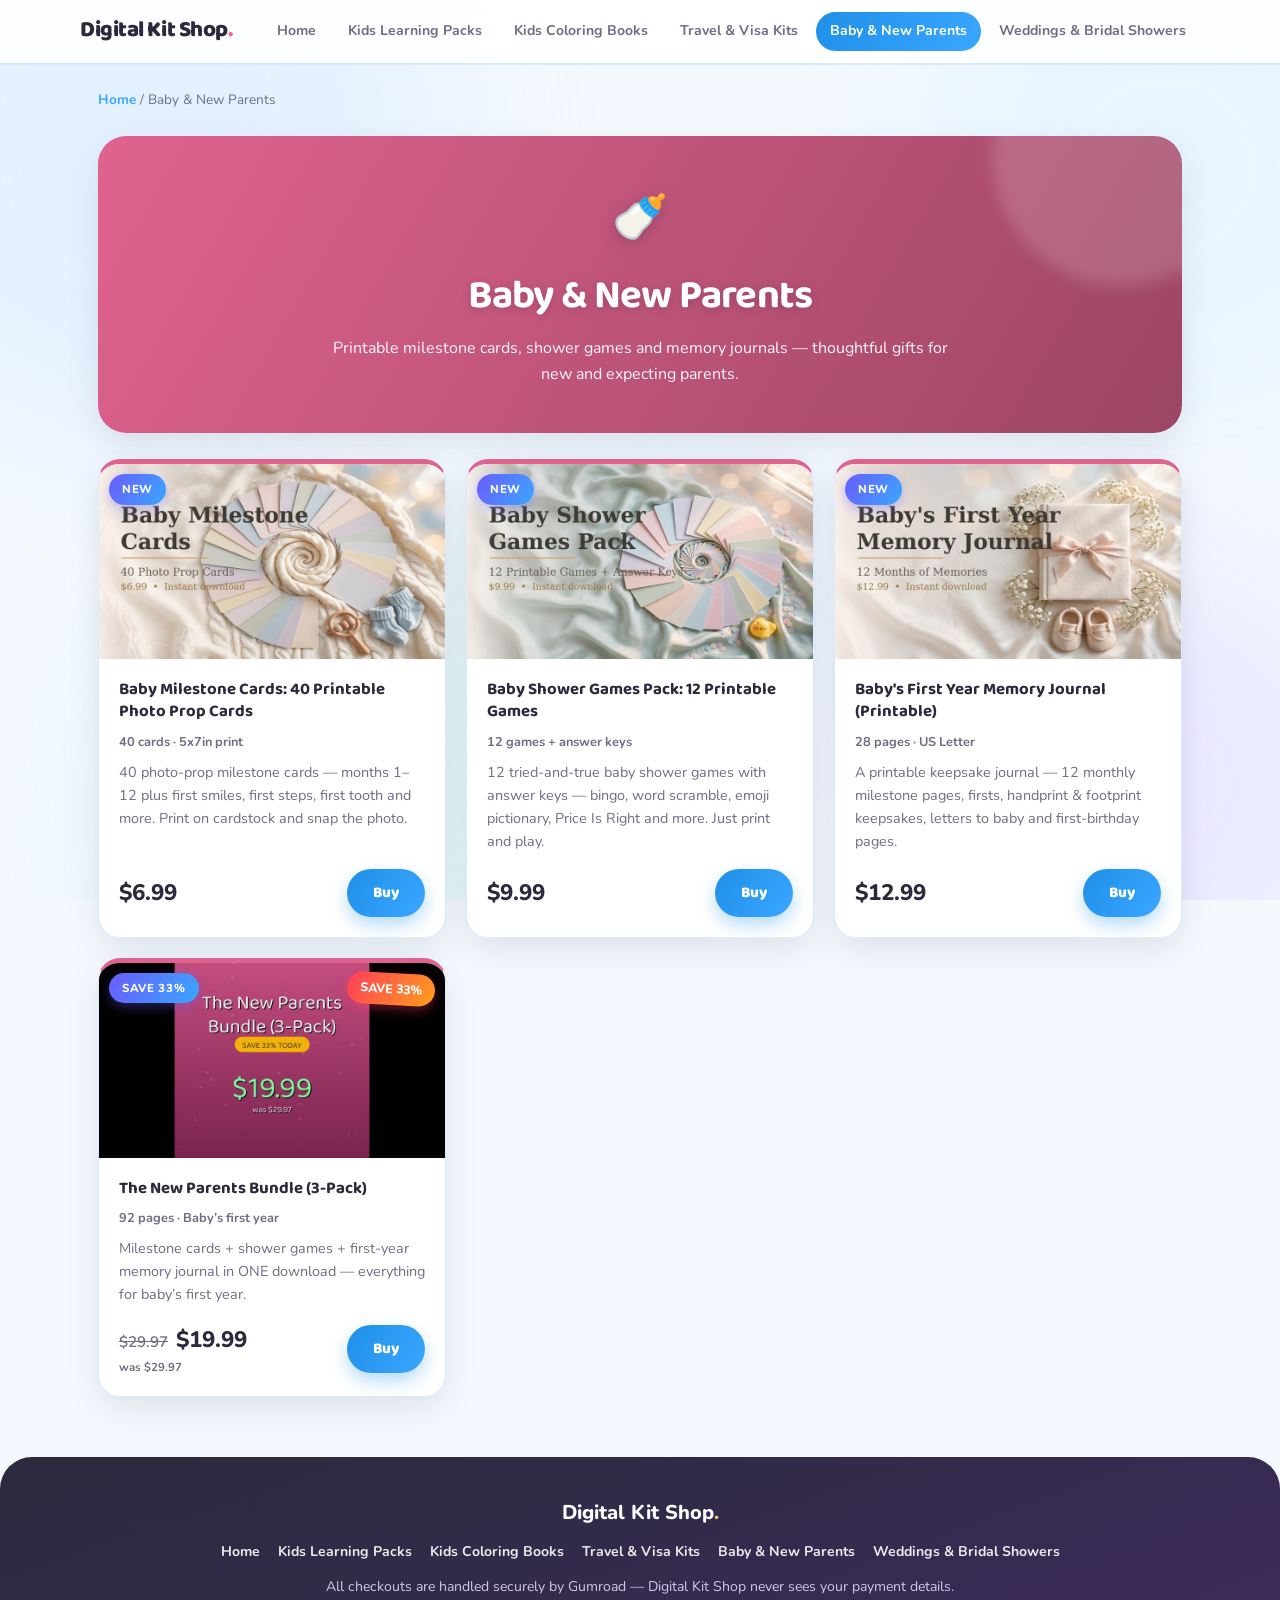
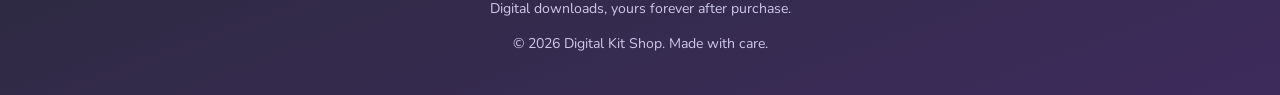
<file: baby-new-parents/index.html>
<!DOCTYPE html>
<html lang="en">
<head>
<meta charset="utf-8">
<meta name="viewport" content="width=device-width, initial-scale=1">
<meta name="p:domain_verify" content="99b00b873626cb9a365c8f2b48c7d500"/>
<script async src="https://www.googletagmanager.com/gtag/js?id=G-J2KPY3ZD0E"></script>
<script>window.dataLayer=window.dataLayer||[];function gtag(){dataLayer.push(arguments);}gtag('js',new Date());gtag('config','G-J2KPY3ZD0E');</script>
<title>Baby & New Parents — Digital Kit Shop</title>
<meta name="description" content="Printable baby milestone cards, baby shower games & first-year memory journals. Instant-download new-parent printables and shower gifts.">
<link rel="canonical" href="https://digitalkitshop.pages.dev/baby-new-parents/">
<meta property="og:type" content="website">
<meta property="og:site_name" content="Digital Kit Shop">
<meta property="og:title" content="Baby & New Parents — Digital Kit Shop">
<meta property="og:description" content="Printable baby milestone cards, baby shower games & first-year memory journals. Instant-download new-parent printables and shower gifts.">
<meta property="og:url" content="https://digitalkitshop.pages.dev/baby-new-parents/">
<meta name="twitter:card" content="summary_large_image">
<meta property="og:image" content="https://digitalkitshop.pages.dev/assets/img/baby-milestone-cards.jpg">
<link rel="preconnect" href="https://fonts.googleapis.com">
<link rel="preconnect" href="https://fonts.gstatic.com" crossorigin>
<link href="https://fonts.googleapis.com/css2?family=Baloo+2:wght@600;700;800&family=Nunito:wght@400;600;700;800&display=swap" rel="stylesheet">
<link rel="stylesheet" href="../assets/css/style.css">
<script type="application/ld+json">
{"@context": "https://schema.org", "@type": "ItemList", "name": "Baby & New Parents", "itemListElement": [{"@type": "ListItem", "position": 1, "item": {"@type": "Product", "name": "Baby Milestone Cards: 40 Printable Photo Prop Cards", "image": "https://digitalkitshop.pages.dev/assets/img/baby-milestone-cards.jpg", "description": "40 photo-prop milestone cards — months 1–12 plus first smiles, first steps, first tooth and more. Print on cardstock and snap the photo.", "offers": {"@type": "Offer", "price": "6.99", "priceCurrency": "USD", "availability": "https://schema.org/InStock", "url": "https://saqibnaseer.gumroad.com/l/ecpma"}}}, {"@type": "ListItem", "position": 2, "item": {"@type": "Product", "name": "Baby Shower Games Pack: 12 Printable Games", "image": "https://digitalkitshop.pages.dev/assets/img/baby-shower-games.jpg", "description": "12 tried-and-true baby shower games with answer keys — bingo, word scramble, emoji pictionary, Price Is Right and more. Just print and play.", "offers": {"@type": "Offer", "price": "9.99", "priceCurrency": "USD", "availability": "https://schema.org/InStock", "url": "https://saqibnaseer.gumroad.com/l/gverp"}}}, {"@type": "ListItem", "position": 3, "item": {"@type": "Product", "name": "Baby's First Year Memory Journal (Printable)", "image": "https://digitalkitshop.pages.dev/assets/img/baby-first-year-journal.jpg", "description": "A printable keepsake journal — 12 monthly milestone pages, firsts, handprint & footprint keepsakes, letters to baby and first-birthday pages.", "offers": {"@type": "Offer", "price": "12.99", "priceCurrency": "USD", "availability": "https://schema.org/InStock", "url": "https://saqibnaseer.gumroad.com/l/ixhuei"}}}, {"@type": "ListItem", "position": 4, "item": {"@type": "Product", "name": "The New Parents Bundle (3-Pack)", "image": "https://digitalkitshop.pages.dev/assets/img/new-parents-bundle.jpg", "description": "Milestone cards + shower games + first-year memory journal in ONE download — everything for baby’s first year.", "offers": {"@type": "Offer", "price": "19.99", "priceCurrency": "USD", "availability": "https://schema.org/InStock", "url": "https://saqibnaseer.gumroad.com/l/touxrs"}}}]}
</script>
</head>
<body>
<div class="bg-blobs" aria-hidden="true">
  <span class="blob b1"></span><span class="blob b2"></span><span class="blob b3"></span>
  <span class="blob b4"></span><span class="blob b5"></span>
  <span class="bubble u1"></span><span class="bubble u2"></span><span class="bubble u3"></span>
  <span class="bubble u4"></span><span class="bubble u5"></span>
</div>
<header class="site">
  <div class="wrap nav">
    <a class="logo" href="../"><span data-brand>Digital Kit Shop</span><span class="dot">.</span></a>
    <nav class="nav-links"><a href="../" class="">Home</a><a href="../kids-learning-packs/" class="">Kids Learning Packs</a><a href="../kids-coloring-books/" class="">Kids Coloring Books</a><a href="../travel-visa-kits/" class="">Travel & Visa Kits</a><a href="../baby-new-parents/" class="active">Baby & New Parents</a><a href="../weddings-bridal/" class="">Weddings & Bridal Showers</a></nav>
  </div>
</header>
<main class="wrap">
  <div class="crumb"><a href="../">Home</a> / Baby & New Parents</div>
  <section class="cat-hero" style="background:linear-gradient(120deg,#e0638f,#9c4564)">
    <div class="icon">🍼</div>
    <h1>Baby & New Parents</h1>
    <p>Printable milestone cards, shower games and memory journals — thoughtful gifts for new and expecting parents.</p>
  </section>
  <div class="prod-grid" style="margin-top:26px"><article class="prod" data-cat="baby-new-parents" style="--cat:#e0638f">
  <div class="thumb"><span class="badge">New</span><img src="../assets/img/baby-milestone-cards.jpg" alt="Baby Milestone Cards: 40 Printable Photo Prop Cards cover" loading="lazy"></div>
  <div class="body">
    <h3>Baby Milestone Cards: 40 Printable Photo Prop Cards</h3>
    <div class="meta">40 cards · 5x7in print</div>
    <p class="blurb">40 photo-prop milestone cards — months 1–12 plus first smiles, first steps, first tooth and more. Print on cardstock and snap the photo.</p>
    <div class="row">
      <div class="price">$6.99</div>
      <a class="btn-buy" href="https://saqibnaseer.gumroad.com/l/ecpma" target="_blank" rel="noopener">Buy</a>
    </div>
  </div>
</article><article class="prod" data-cat="baby-new-parents" style="--cat:#e0638f">
  <div class="thumb"><span class="badge">New</span><img src="../assets/img/baby-shower-games.jpg" alt="Baby Shower Games Pack: 12 Printable Games cover" loading="lazy"></div>
  <div class="body">
    <h3>Baby Shower Games Pack: 12 Printable Games</h3>
    <div class="meta">12 games + answer keys</div>
    <p class="blurb">12 tried-and-true baby shower games with answer keys — bingo, word scramble, emoji pictionary, Price Is Right and more. Just print and play.</p>
    <div class="row">
      <div class="price">$9.99</div>
      <a class="btn-buy" href="https://saqibnaseer.gumroad.com/l/gverp" target="_blank" rel="noopener">Buy</a>
    </div>
  </div>
</article><article class="prod" data-cat="baby-new-parents" style="--cat:#e0638f">
  <div class="thumb"><span class="badge">New</span><img src="../assets/img/baby-first-year-journal.jpg" alt="Baby's First Year Memory Journal (Printable) cover" loading="lazy"></div>
  <div class="body">
    <h3>Baby's First Year Memory Journal (Printable)</h3>
    <div class="meta">28 pages · US Letter</div>
    <p class="blurb">A printable keepsake journal — 12 monthly milestone pages, firsts, handprint & footprint keepsakes, letters to baby and first-birthday pages.</p>
    <div class="row">
      <div class="price">$12.99</div>
      <a class="btn-buy" href="https://saqibnaseer.gumroad.com/l/ixhuei" target="_blank" rel="noopener">Buy</a>
    </div>
  </div>
</article><article class="prod" data-cat="baby-new-parents" style="--cat:#e0638f">
  <div class="thumb"><span class="badge">Save 33%</span><span class="save-ribbon">SAVE 33%</span><img src="../assets/img/new-parents-bundle.jpg" alt="The New Parents Bundle (3-Pack) cover" loading="lazy"></div>
  <div class="body">
    <h3>The New Parents Bundle (3-Pack)</h3>
    <div class="meta">92 pages · Baby’s first year</div>
    <p class="blurb">Milestone cards + shower games + first-year memory journal in ONE download — everything for baby’s first year.</p>
    <div class="row">
      <div class="price"><span class="was-price">$29.97</span>$19.99<span class="price-note">was $29.97</span></div>
      <a class="btn-buy" href="https://saqibnaseer.gumroad.com/l/touxrs" target="_blank" rel="noopener">Buy</a>
    </div>
  </div>
</article></div>
</main>
<footer class="site">
  <div class="wrap">
    <div class="flogo"><span data-brand>Digital Kit Shop</span><span class="dot">.</span></div>
    <div class="fnav"><a href="../">Home</a><a href="../kids-learning-packs/">Kids Learning Packs</a><a href="../kids-coloring-books/">Kids Coloring Books</a><a href="../travel-visa-kits/">Travel & Visa Kits</a><a href="../baby-new-parents/">Baby & New Parents</a><a href="../weddings-bridal/">Weddings & Bridal Showers</a></div>
    <p>All checkouts are handled securely by Gumroad — <span data-brand>Digital Kit Shop</span> never sees your payment details. Digital downloads, yours forever after purchase.</p>
    <p>© <span id="year">2026</span> <span data-brand>Digital Kit Shop</span>. Made with care.</p>
  </div>
</footer>
<script src="../assets/js/site.js"></script>
</body>
</html>
</file>
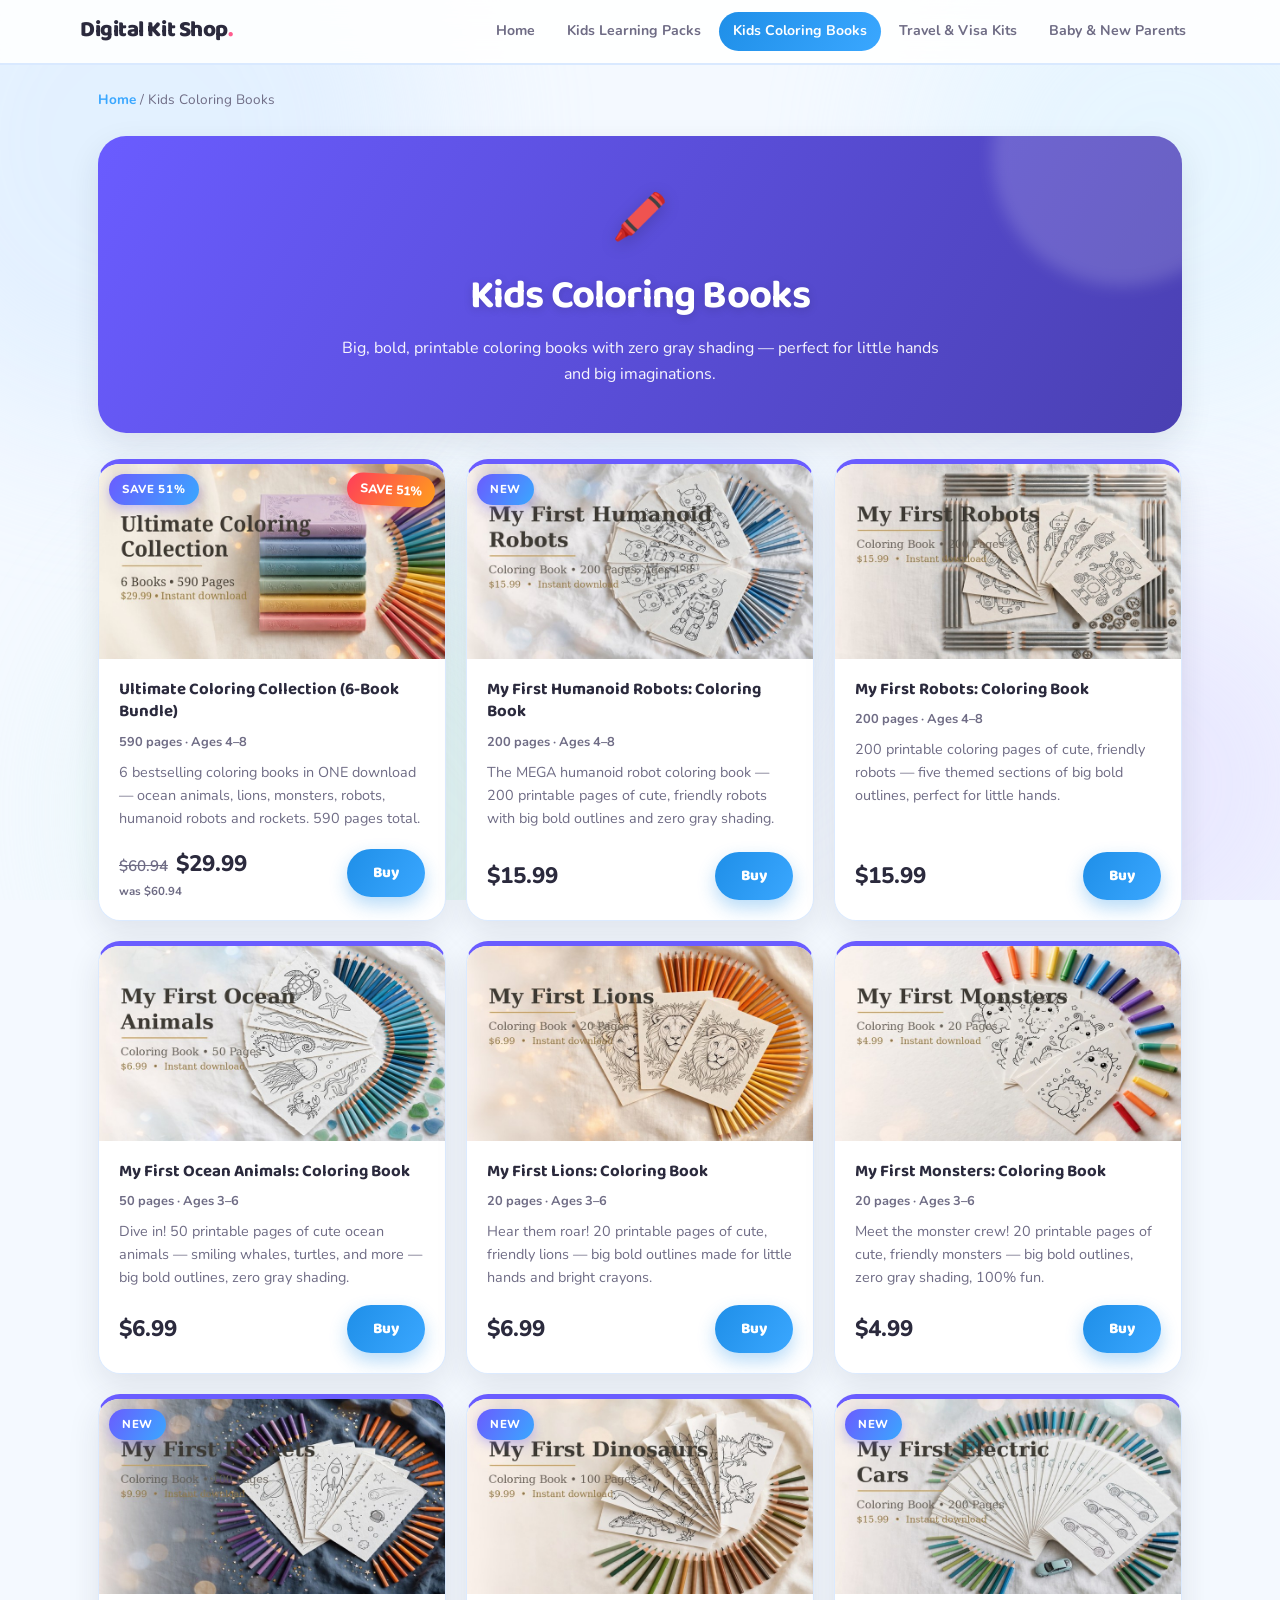
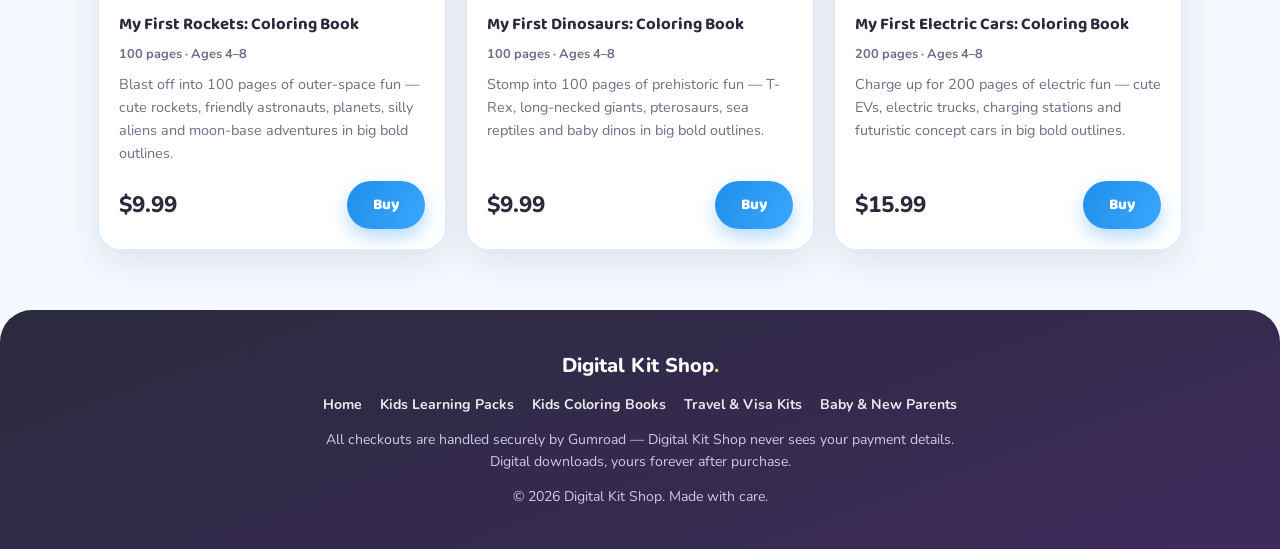
<file: kids-coloring-books/index.html>
<!DOCTYPE html>
<html lang="en">
<head>
<meta charset="utf-8">
<meta name="viewport" content="width=device-width, initial-scale=1">
<meta name="p:domain_verify" content="99b00b873626cb9a365c8f2b48c7d500"/>
<script async src="https://www.googletagmanager.com/gtag/js?id=G-J2KPY3ZD0E"></script>
<script>window.dataLayer=window.dataLayer||[];function gtag(){dataLayer.push(arguments);}gtag('js',new Date());gtag('config','G-J2KPY3ZD0E');</script>
<title>Kids Coloring Books — Digital Kit Shop</title>
<meta name="description" content="Printable coloring books for kids: ocean animals, lions, monsters & robots. Bold easy-to-color pages, instant PDF download.">
<link rel="canonical" href="https://digitalkitshop.pages.dev/kids-coloring-books/">
<meta property="og:type" content="website">
<meta property="og:site_name" content="Digital Kit Shop">
<meta property="og:title" content="Kids Coloring Books — Digital Kit Shop">
<meta property="og:description" content="Printable coloring books for kids: ocean animals, lions, monsters & robots. Bold easy-to-color pages, instant PDF download.">
<meta property="og:url" content="https://digitalkitshop.pages.dev/kids-coloring-books/">
<meta name="twitter:card" content="summary_large_image">
<meta property="og:image" content="https://digitalkitshop.pages.dev/assets/img/coloring-mega-bundle.jpg">
<link rel="preconnect" href="https://fonts.googleapis.com">
<link rel="preconnect" href="https://fonts.gstatic.com" crossorigin>
<link href="https://fonts.googleapis.com/css2?family=Baloo+2:wght@600;700;800&family=Nunito:wght@400;600;700;800&display=swap" rel="stylesheet">
<link rel="stylesheet" href="../assets/css/style.css">
<script type="application/ld+json">
{"@context": "https://schema.org", "@type": "ItemList", "name": "Kids Coloring Books", "itemListElement": [{"@type": "ListItem", "position": 1, "item": {"@type": "Product", "name": "Ultimate Coloring Collection (6-Book Bundle)", "image": "https://digitalkitshop.pages.dev/assets/img/coloring-mega-bundle.jpg", "description": "6 bestselling coloring books in ONE download — ocean animals, lions, monsters, robots, humanoid robots and rockets. 590 pages total.", "offers": {"@type": "Offer", "price": "29.99", "priceCurrency": "USD", "availability": "https://schema.org/InStock", "url": "https://saqibnaseer.gumroad.com/l/xhhzwd"}}}, {"@type": "ListItem", "position": 2, "item": {"@type": "Product", "name": "My First Humanoid Robots: Coloring Book", "image": "https://digitalkitshop.pages.dev/assets/img/humanoid.jpg", "description": "The MEGA humanoid robot coloring book — 200 printable pages of cute, friendly robots with big bold outlines and zero gray shading.", "offers": {"@type": "Offer", "price": "15.99", "priceCurrency": "USD", "availability": "https://schema.org/InStock", "url": "https://saqibnaseer.gumroad.com/l/my-first-humanoid-robots-coloring-book"}}}, {"@type": "ListItem", "position": 3, "item": {"@type": "Product", "name": "My First Robots: Coloring Book", "image": "https://digitalkitshop.pages.dev/assets/img/robots.jpg", "description": "200 printable coloring pages of cute, friendly robots — five themed sections of big bold outlines, perfect for little hands.", "offers": {"@type": "Offer", "price": "15.99", "priceCurrency": "USD", "availability": "https://schema.org/InStock", "url": "https://saqibnaseer.gumroad.com/l/my-first-robots-coloring-book"}}}, {"@type": "ListItem", "position": 4, "item": {"@type": "Product", "name": "My First Ocean Animals: Coloring Book", "image": "https://digitalkitshop.pages.dev/assets/img/ocean.jpg", "description": "Dive in! 50 printable pages of cute ocean animals — smiling whales, turtles, and more — big bold outlines, zero gray shading.", "offers": {"@type": "Offer", "price": "6.99", "priceCurrency": "USD", "availability": "https://schema.org/InStock", "url": "https://saqibnaseer.gumroad.com/l/my-first-ocean-animals-coloring-book"}}}, {"@type": "ListItem", "position": 5, "item": {"@type": "Product", "name": "My First Lions: Coloring Book", "image": "https://digitalkitshop.pages.dev/assets/img/lions.jpg", "description": "Hear them roar! 20 printable pages of cute, friendly lions — big bold outlines made for little hands and bright crayons.", "offers": {"@type": "Offer", "price": "6.99", "priceCurrency": "USD", "availability": "https://schema.org/InStock", "url": "https://saqibnaseer.gumroad.com/l/my-first-lions-coloring-book"}}}, {"@type": "ListItem", "position": 6, "item": {"@type": "Product", "name": "My First Monsters: Coloring Book", "image": "https://digitalkitshop.pages.dev/assets/img/monsters.jpg", "description": "Meet the monster crew! 20 printable pages of cute, friendly monsters — big bold outlines, zero gray shading, 100% fun.", "offers": {"@type": "Offer", "price": "4.99", "priceCurrency": "USD", "availability": "https://schema.org/InStock", "url": "https://saqibnaseer.gumroad.com/l/my-first-monsters-coloring-book"}}}, {"@type": "ListItem", "position": 7, "item": {"@type": "Product", "name": "My First Rockets: Coloring Book", "image": "https://digitalkitshop.pages.dev/assets/img/rockets.jpg", "description": "Blast off into 100 pages of outer-space fun — cute rockets, friendly astronauts, planets, silly aliens and moon-base adventures in big bold outlines.", "offers": {"@type": "Offer", "price": "9.99", "priceCurrency": "USD", "availability": "https://schema.org/InStock", "url": "https://saqibnaseer.gumroad.com/l/ehlym"}}}, {"@type": "ListItem", "position": 8, "item": {"@type": "Product", "name": "My First Dinosaurs: Coloring Book", "image": "https://digitalkitshop.pages.dev/assets/img/dinosaurs.jpg", "description": "Stomp into 100 pages of prehistoric fun — T-Rex, long-necked giants, pterosaurs, sea reptiles and baby dinos in big bold outlines.", "offers": {"@type": "Offer", "price": "9.99", "priceCurrency": "USD", "availability": "https://schema.org/InStock", "url": "https://saqibnaseer.gumroad.com/l/xerpw"}}}, {"@type": "ListItem", "position": 9, "item": {"@type": "Product", "name": "My First Electric Cars: Coloring Book", "image": "https://digitalkitshop.pages.dev/assets/img/electric-cars.jpg", "description": "Charge up for 200 pages of electric fun — cute EVs, electric trucks, charging stations and futuristic concept cars in big bold outlines.", "offers": {"@type": "Offer", "price": "15.99", "priceCurrency": "USD", "availability": "https://schema.org/InStock", "url": "https://saqibnaseer.gumroad.com/l/ebuxwg"}}}]}
</script>
</head>
<body>
<div class="bg-blobs" aria-hidden="true">
  <span class="blob b1"></span><span class="blob b2"></span><span class="blob b3"></span>
  <span class="blob b4"></span><span class="blob b5"></span>
  <span class="bubble u1"></span><span class="bubble u2"></span><span class="bubble u3"></span>
  <span class="bubble u4"></span><span class="bubble u5"></span>
</div>
<header class="site">
  <div class="wrap nav">
    <a class="logo" href="../"><span data-brand>Digital Kit Shop</span><span class="dot">.</span></a>
    <nav class="nav-links"><a href="../" class="">Home</a><a href="../kids-learning-packs/" class="">Kids Learning Packs</a><a href="../kids-coloring-books/" class="active">Kids Coloring Books</a><a href="../travel-visa-kits/" class="">Travel & Visa Kits</a><a href="../baby-new-parents/" class="">Baby & New Parents</a></nav>
  </div>
</header>
<main class="wrap">
  <div class="crumb"><a href="../">Home</a> / Kids Coloring Books</div>
  <section class="cat-hero" style="background:linear-gradient(120deg,#6a5cff,#4a40b2)">
    <div class="icon">🖍️</div>
    <h1>Kids Coloring Books</h1>
    <p>Big, bold, printable coloring books with zero gray shading — perfect for little hands and big imaginations.</p>
  </section>
  <div class="prod-grid" style="margin-top:26px"><article class="prod" data-cat="kids-coloring-books" style="--cat:#6a5cff">
  <div class="thumb"><span class="badge">Save 51%</span><span class="save-ribbon">SAVE 51%</span><img src="../assets/img/coloring-mega-bundle.jpg" alt="Ultimate Coloring Collection (6-Book Bundle) cover" loading="lazy"></div>
  <div class="body">
    <h3>Ultimate Coloring Collection (6-Book Bundle)</h3>
    <div class="meta">590 pages · Ages 4–8</div>
    <p class="blurb">6 bestselling coloring books in ONE download — ocean animals, lions, monsters, robots, humanoid robots and rockets. 590 pages total.</p>
    <div class="row">
      <div class="price"><span class="was-price">$60.94</span>$29.99<span class="price-note">was $60.94</span></div>
      <a class="btn-buy" href="https://saqibnaseer.gumroad.com/l/xhhzwd" target="_blank" rel="noopener">Buy</a>
    </div>
  </div>
</article><article class="prod" data-cat="kids-coloring-books" style="--cat:#6a5cff">
  <div class="thumb"><span class="badge">New</span><img src="../assets/img/humanoid.jpg" alt="My First Humanoid Robots: Coloring Book cover" loading="lazy"></div>
  <div class="body">
    <h3>My First Humanoid Robots: Coloring Book</h3>
    <div class="meta">200 pages · Ages 4–8</div>
    <p class="blurb">The MEGA humanoid robot coloring book — 200 printable pages of cute, friendly robots with big bold outlines and zero gray shading.</p>
    <div class="row">
      <div class="price">$15.99</div>
      <a class="btn-buy" href="https://saqibnaseer.gumroad.com/l/my-first-humanoid-robots-coloring-book" target="_blank" rel="noopener">Buy</a>
    </div>
  </div>
</article><article class="prod" data-cat="kids-coloring-books" style="--cat:#6a5cff">
  <div class="thumb"><img src="../assets/img/robots.jpg" alt="My First Robots: Coloring Book cover" loading="lazy"></div>
  <div class="body">
    <h3>My First Robots: Coloring Book</h3>
    <div class="meta">200 pages · Ages 4–8</div>
    <p class="blurb">200 printable coloring pages of cute, friendly robots — five themed sections of big bold outlines, perfect for little hands.</p>
    <div class="row">
      <div class="price">$15.99</div>
      <a class="btn-buy" href="https://saqibnaseer.gumroad.com/l/my-first-robots-coloring-book" target="_blank" rel="noopener">Buy</a>
    </div>
  </div>
</article><article class="prod" data-cat="kids-coloring-books" style="--cat:#6a5cff">
  <div class="thumb"><img src="../assets/img/ocean.jpg" alt="My First Ocean Animals: Coloring Book cover" loading="lazy"></div>
  <div class="body">
    <h3>My First Ocean Animals: Coloring Book</h3>
    <div class="meta">50 pages · Ages 3–6</div>
    <p class="blurb">Dive in! 50 printable pages of cute ocean animals — smiling whales, turtles, and more — big bold outlines, zero gray shading.</p>
    <div class="row">
      <div class="price">$6.99</div>
      <a class="btn-buy" href="https://saqibnaseer.gumroad.com/l/my-first-ocean-animals-coloring-book" target="_blank" rel="noopener">Buy</a>
    </div>
  </div>
</article><article class="prod" data-cat="kids-coloring-books" style="--cat:#6a5cff">
  <div class="thumb"><img src="../assets/img/lions.jpg" alt="My First Lions: Coloring Book cover" loading="lazy"></div>
  <div class="body">
    <h3>My First Lions: Coloring Book</h3>
    <div class="meta">20 pages · Ages 3–6</div>
    <p class="blurb">Hear them roar! 20 printable pages of cute, friendly lions — big bold outlines made for little hands and bright crayons.</p>
    <div class="row">
      <div class="price">$6.99</div>
      <a class="btn-buy" href="https://saqibnaseer.gumroad.com/l/my-first-lions-coloring-book" target="_blank" rel="noopener">Buy</a>
    </div>
  </div>
</article><article class="prod" data-cat="kids-coloring-books" style="--cat:#6a5cff">
  <div class="thumb"><img src="../assets/img/monsters.jpg" alt="My First Monsters: Coloring Book cover" loading="lazy"></div>
  <div class="body">
    <h3>My First Monsters: Coloring Book</h3>
    <div class="meta">20 pages · Ages 3–6</div>
    <p class="blurb">Meet the monster crew! 20 printable pages of cute, friendly monsters — big bold outlines, zero gray shading, 100% fun.</p>
    <div class="row">
      <div class="price">$4.99</div>
      <a class="btn-buy" href="https://saqibnaseer.gumroad.com/l/my-first-monsters-coloring-book" target="_blank" rel="noopener">Buy</a>
    </div>
  </div>
</article><article class="prod" data-cat="kids-coloring-books" style="--cat:#6a5cff">
  <div class="thumb"><span class="badge">New</span><img src="../assets/img/rockets.jpg" alt="My First Rockets: Coloring Book cover" loading="lazy"></div>
  <div class="body">
    <h3>My First Rockets: Coloring Book</h3>
    <div class="meta">100 pages · Ages 4–8</div>
    <p class="blurb">Blast off into 100 pages of outer-space fun — cute rockets, friendly astronauts, planets, silly aliens and moon-base adventures in big bold outlines.</p>
    <div class="row">
      <div class="price">$9.99</div>
      <a class="btn-buy" href="https://saqibnaseer.gumroad.com/l/ehlym" target="_blank" rel="noopener">Buy</a>
    </div>
  </div>
</article><article class="prod" data-cat="kids-coloring-books" style="--cat:#6a5cff">
  <div class="thumb"><span class="badge">New</span><img src="../assets/img/dinosaurs.jpg" alt="My First Dinosaurs: Coloring Book cover" loading="lazy"></div>
  <div class="body">
    <h3>My First Dinosaurs: Coloring Book</h3>
    <div class="meta">100 pages · Ages 4–8</div>
    <p class="blurb">Stomp into 100 pages of prehistoric fun — T-Rex, long-necked giants, pterosaurs, sea reptiles and baby dinos in big bold outlines.</p>
    <div class="row">
      <div class="price">$9.99</div>
      <a class="btn-buy" href="https://saqibnaseer.gumroad.com/l/xerpw" target="_blank" rel="noopener">Buy</a>
    </div>
  </div>
</article><article class="prod" data-cat="kids-coloring-books" style="--cat:#6a5cff">
  <div class="thumb"><span class="badge">New</span><img src="../assets/img/electric-cars.jpg" alt="My First Electric Cars: Coloring Book cover" loading="lazy"></div>
  <div class="body">
    <h3>My First Electric Cars: Coloring Book</h3>
    <div class="meta">200 pages · Ages 4–8</div>
    <p class="blurb">Charge up for 200 pages of electric fun — cute EVs, electric trucks, charging stations and futuristic concept cars in big bold outlines.</p>
    <div class="row">
      <div class="price">$15.99</div>
      <a class="btn-buy" href="https://saqibnaseer.gumroad.com/l/ebuxwg" target="_blank" rel="noopener">Buy</a>
    </div>
  </div>
</article></div>
</main>
<footer class="site">
  <div class="wrap">
    <div class="flogo"><span data-brand>Digital Kit Shop</span><span class="dot">.</span></div>
    <div class="fnav"><a href="../">Home</a><a href="../kids-learning-packs/">Kids Learning Packs</a><a href="../kids-coloring-books/">Kids Coloring Books</a><a href="../travel-visa-kits/">Travel & Visa Kits</a><a href="../baby-new-parents/">Baby & New Parents</a></div>
    <p>All checkouts are handled securely by Gumroad — <span data-brand>Digital Kit Shop</span> never sees your payment details. Digital downloads, yours forever after purchase.</p>
    <p>© <span id="year">2026</span> <span data-brand>Digital Kit Shop</span>. Made with care.</p>
  </div>
</footer>
<script src="../assets/js/site.js"></script>
</body>
</html>
</file>
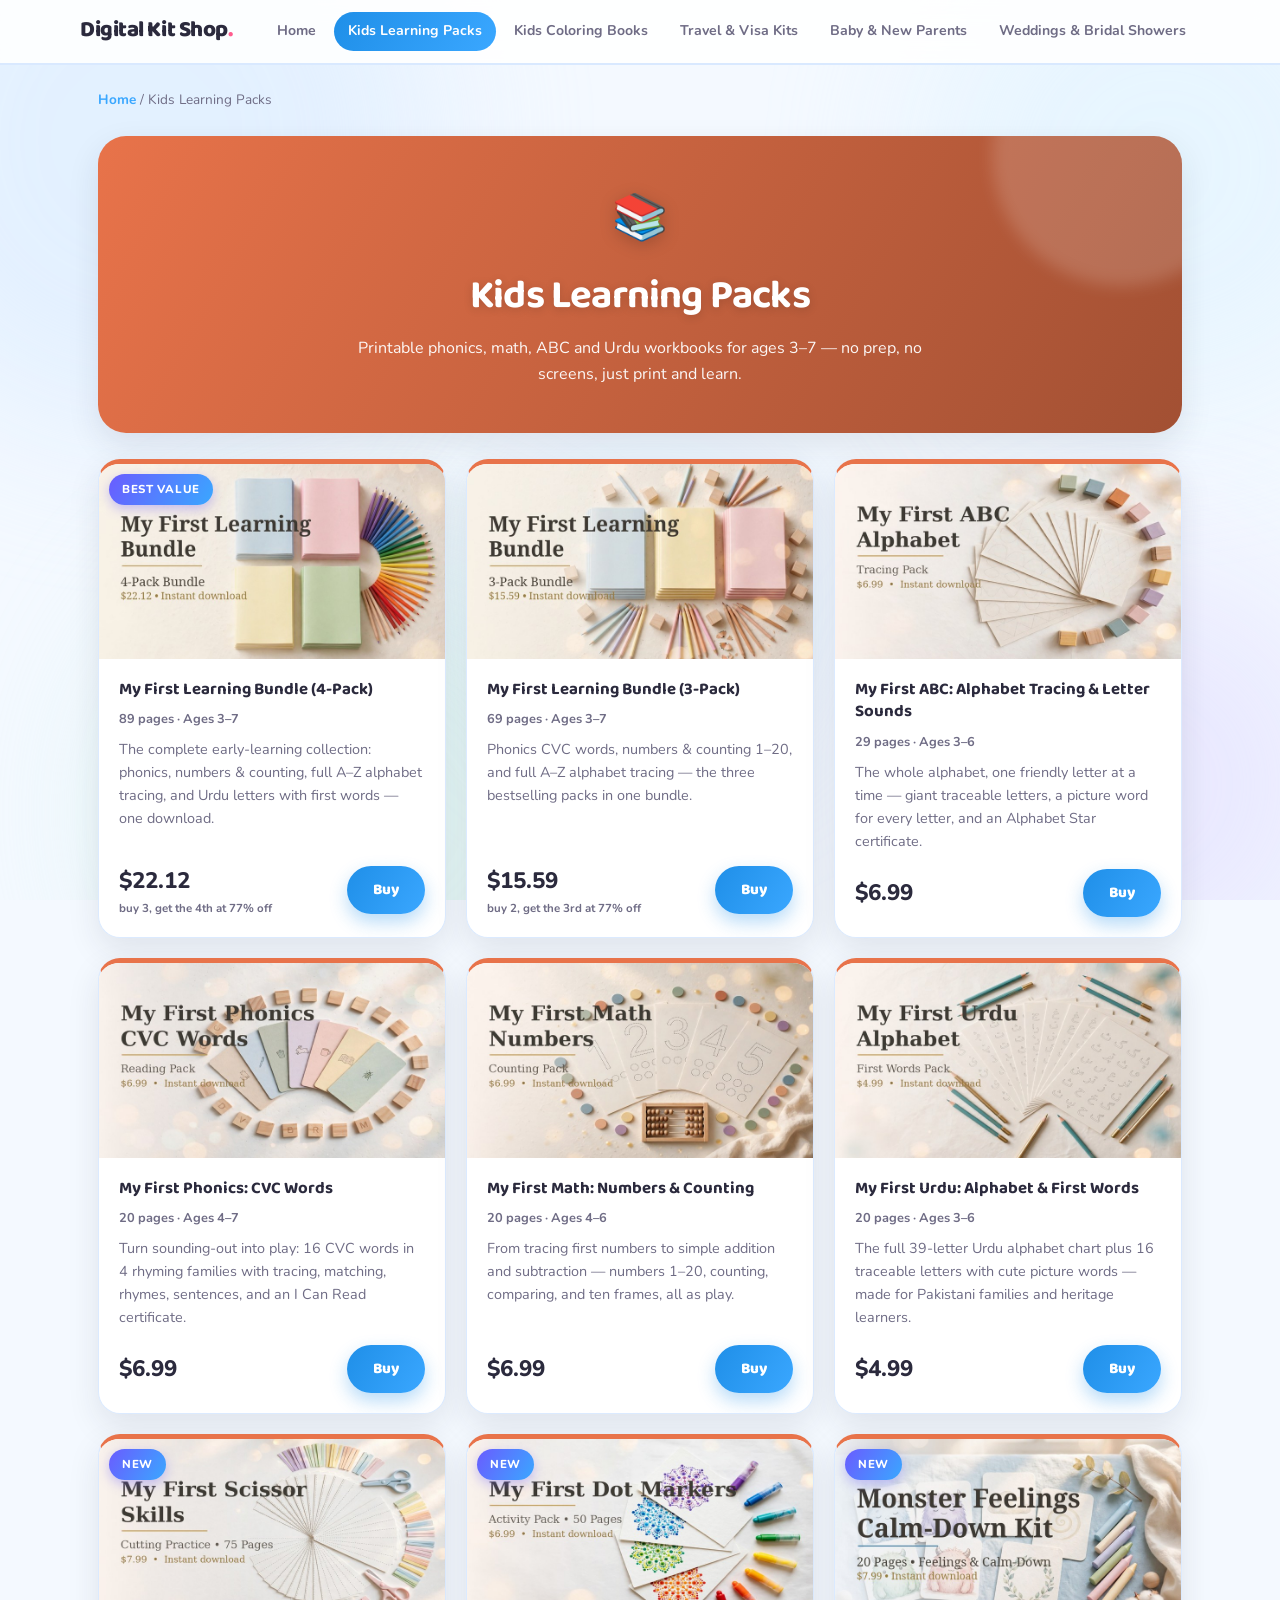
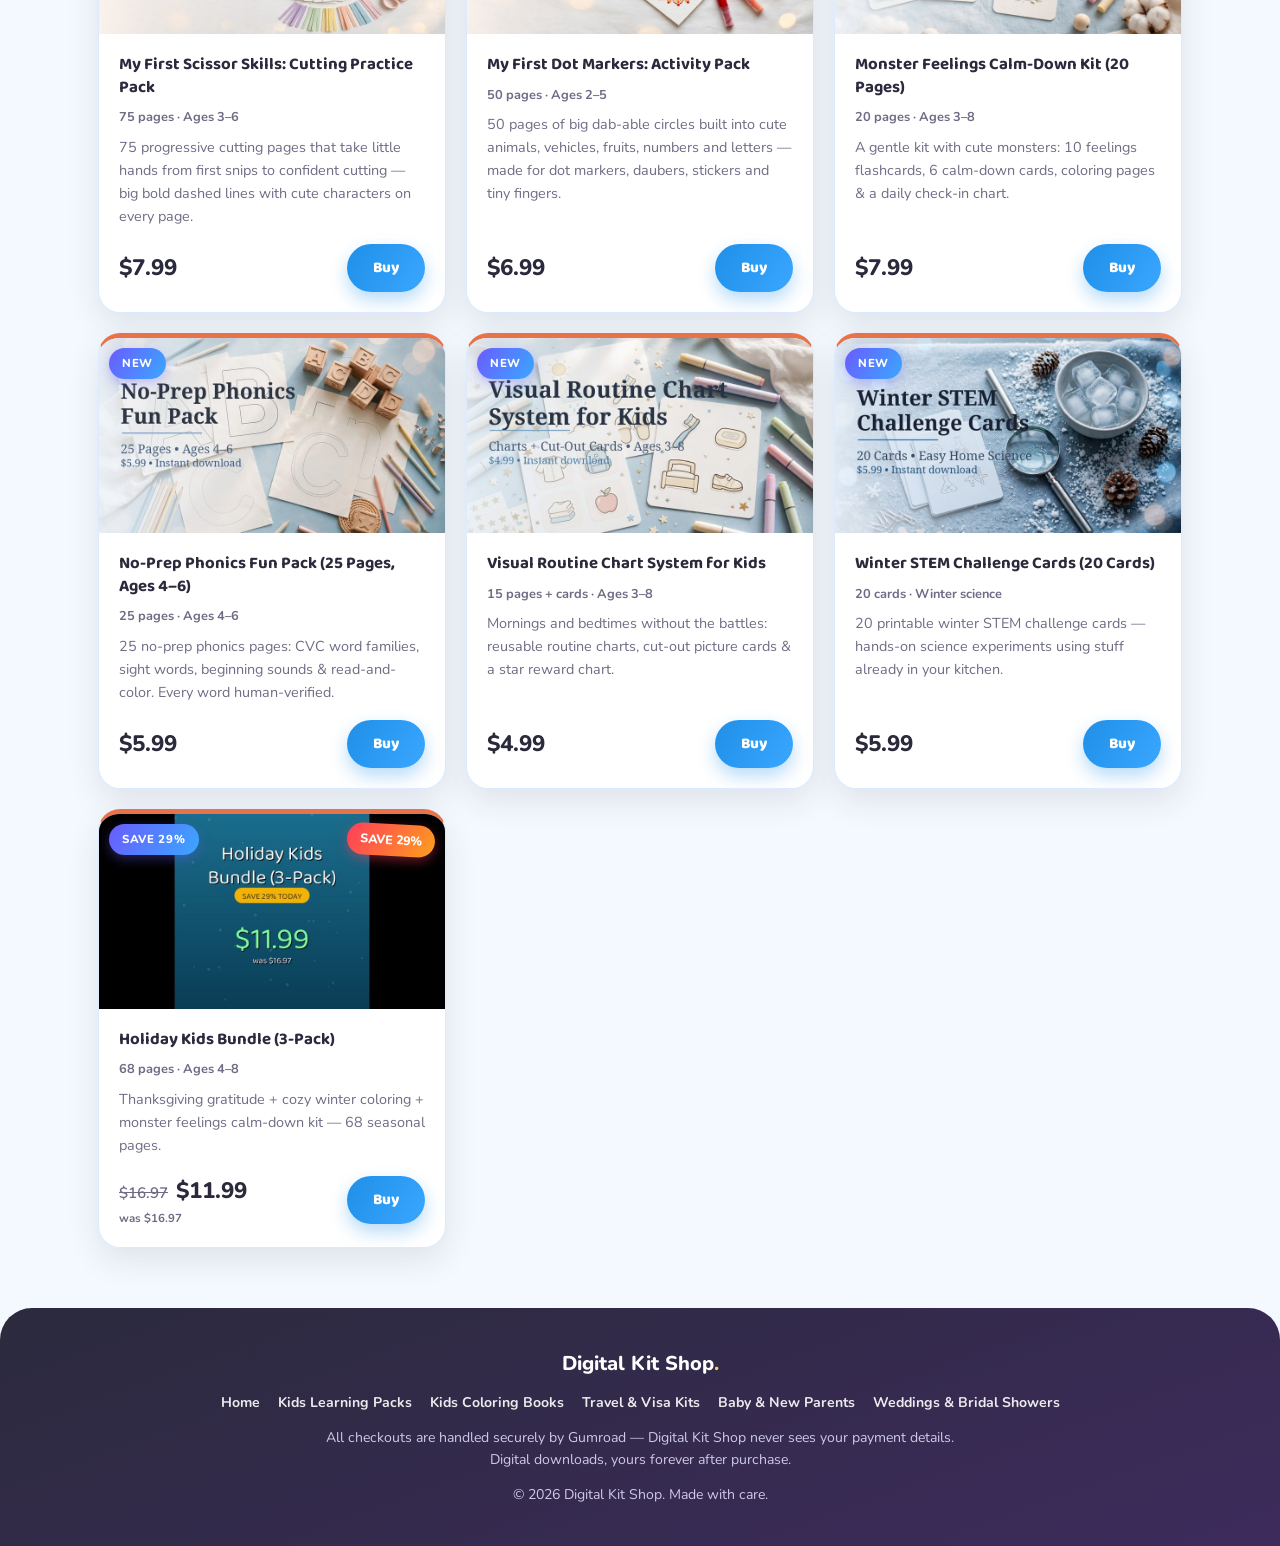
<file: kids-learning-packs/index.html>
<!DOCTYPE html>
<html lang="en">
<head>
<meta charset="utf-8">
<meta name="viewport" content="width=device-width, initial-scale=1">
<meta name="p:domain_verify" content="99b00b873626cb9a365c8f2b48c7d500"/>
<script async src="https://www.googletagmanager.com/gtag/js?id=G-J2KPY3ZD0E"></script>
<script>window.dataLayer=window.dataLayer||[];function gtag(){dataLayer.push(arguments);}gtag('js',new Date());gtag('config','G-J2KPY3ZD0E');</script>
<title>Kids Learning Packs — Digital Kit Shop</title>
<meta name="description" content="Printable phonics, math, ABC & Urdu workbooks for ages 3–7. Downloadable kindergarten learning packs — print at home, no prep needed.">
<link rel="canonical" href="https://digitalkitshop.pages.dev/kids-learning-packs/">
<meta property="og:type" content="website">
<meta property="og:site_name" content="Digital Kit Shop">
<meta property="og:title" content="Kids Learning Packs — Digital Kit Shop">
<meta property="og:description" content="Printable phonics, math, ABC & Urdu workbooks for ages 3–7. Downloadable kindergarten learning packs — print at home, no prep needed.">
<meta property="og:url" content="https://digitalkitshop.pages.dev/kids-learning-packs/">
<meta name="twitter:card" content="summary_large_image">
<meta property="og:image" content="https://digitalkitshop.pages.dev/assets/img/bundle4.jpg">
<link rel="preconnect" href="https://fonts.googleapis.com">
<link rel="preconnect" href="https://fonts.gstatic.com" crossorigin>
<link href="https://fonts.googleapis.com/css2?family=Baloo+2:wght@600;700;800&family=Nunito:wght@400;600;700;800&display=swap" rel="stylesheet">
<link rel="stylesheet" href="../assets/css/style.css">
<script type="application/ld+json">
{"@context": "https://schema.org", "@type": "ItemList", "name": "Kids Learning Packs", "itemListElement": [{"@type": "ListItem", "position": 1, "item": {"@type": "Product", "name": "My First Learning Bundle (4-Pack)", "image": "https://digitalkitshop.pages.dev/assets/img/bundle4.jpg", "description": "The complete early-learning collection: phonics, numbers & counting, full A–Z alphabet tracing, and Urdu letters with first words — one download.", "offers": {"@type": "Offer", "price": "22.12", "priceCurrency": "USD", "availability": "https://schema.org/InStock", "url": "https://saqibnaseer.gumroad.com/l/my-first-learning-bundle-4-pack"}}}, {"@type": "ListItem", "position": 2, "item": {"@type": "Product", "name": "My First Learning Bundle (3-Pack)", "image": "https://digitalkitshop.pages.dev/assets/img/bundle3.jpg", "description": "Phonics CVC words, numbers & counting 1–20, and full A–Z alphabet tracing — the three bestselling packs in one bundle.", "offers": {"@type": "Offer", "price": "15.59", "priceCurrency": "USD", "availability": "https://schema.org/InStock", "url": "https://saqibnaseer.gumroad.com/l/my-first-learning-bundle-3-pack"}}}, {"@type": "ListItem", "position": 3, "item": {"@type": "Product", "name": "My First ABC: Alphabet Tracing & Letter Sounds", "image": "https://digitalkitshop.pages.dev/assets/img/abc.jpg", "description": "The whole alphabet, one friendly letter at a time — giant traceable letters, a picture word for every letter, and an Alphabet Star certificate.", "offers": {"@type": "Offer", "price": "6.99", "priceCurrency": "USD", "availability": "https://schema.org/InStock", "url": "https://saqibnaseer.gumroad.com/l/my-first-abc-alphabet-tracing"}}}, {"@type": "ListItem", "position": 4, "item": {"@type": "Product", "name": "My First Phonics: CVC Words", "image": "https://digitalkitshop.pages.dev/assets/img/phonics.jpg", "description": "Turn sounding-out into play: 16 CVC words in 4 rhyming families with tracing, matching, rhymes, sentences, and an I Can Read certificate.", "offers": {"@type": "Offer", "price": "6.99", "priceCurrency": "USD", "availability": "https://schema.org/InStock", "url": "https://saqibnaseer.gumroad.com/l/my-first-phonics-cvc-words"}}}, {"@type": "ListItem", "position": 5, "item": {"@type": "Product", "name": "My First Math: Numbers & Counting", "image": "https://digitalkitshop.pages.dev/assets/img/math.jpg", "description": "From tracing first numbers to simple addition and subtraction — numbers 1–20, counting, comparing, and ten frames, all as play.", "offers": {"@type": "Offer", "price": "6.99", "priceCurrency": "USD", "availability": "https://schema.org/InStock", "url": "https://saqibnaseer.gumroad.com/l/my-first-math-numbers-counting"}}}, {"@type": "ListItem", "position": 6, "item": {"@type": "Product", "name": "My First Urdu: Alphabet & First Words", "image": "https://digitalkitshop.pages.dev/assets/img/urdu.jpg", "description": "The full 39-letter Urdu alphabet chart plus 16 traceable letters with cute picture words — made for Pakistani families and heritage learners.", "offers": {"@type": "Offer", "price": "4.99", "priceCurrency": "USD", "availability": "https://schema.org/InStock", "url": "https://saqibnaseer.gumroad.com/l/my-first-urdu-alphabet-first-words"}}}, {"@type": "ListItem", "position": 7, "item": {"@type": "Product", "name": "My First Scissor Skills: Cutting Practice Pack", "image": "https://digitalkitshop.pages.dev/assets/img/scissor-skills.jpg", "description": "75 progressive cutting pages that take little hands from first snips to confident cutting — big bold dashed lines with cute characters on every page.", "offers": {"@type": "Offer", "price": "7.99", "priceCurrency": "USD", "availability": "https://schema.org/InStock", "url": "https://saqibnaseer.gumroad.com/l/vitgy"}}}, {"@type": "ListItem", "position": 8, "item": {"@type": "Product", "name": "My First Dot Markers: Activity Pack", "image": "https://digitalkitshop.pages.dev/assets/img/dot-markers.jpg", "description": "50 pages of big dab-able circles built into cute animals, vehicles, fruits, numbers and letters — made for dot markers, daubers, stickers and tiny fingers.", "offers": {"@type": "Offer", "price": "6.99", "priceCurrency": "USD", "availability": "https://schema.org/InStock", "url": "https://saqibnaseer.gumroad.com/l/jmizsm"}}}, {"@type": "ListItem", "position": 9, "item": {"@type": "Product", "name": "Monster Feelings Calm-Down Kit (20 Pages)", "image": "https://digitalkitshop.pages.dev/assets/img/monster-feelings-kit.jpg", "description": "A gentle kit with cute monsters: 10 feelings flashcards, 6 calm-down cards, coloring pages & a daily check-in chart.", "offers": {"@type": "Offer", "price": "7.99", "priceCurrency": "USD", "availability": "https://schema.org/InStock", "url": "https://saqibnaseer.gumroad.com/l/edjxl"}}}, {"@type": "ListItem", "position": 10, "item": {"@type": "Product", "name": "No-Prep Phonics Fun Pack (25 Pages, Ages 4–6)", "image": "https://digitalkitshop.pages.dev/assets/img/phonics-fun-pack.jpg", "description": "25 no-prep phonics pages: CVC word families, sight words, beginning sounds & read-and-color. Every word human-verified.", "offers": {"@type": "Offer", "price": "5.99", "priceCurrency": "USD", "availability": "https://schema.org/InStock", "url": "https://saqibnaseer.gumroad.com/l/odzgpu"}}}, {"@type": "ListItem", "position": 11, "item": {"@type": "Product", "name": "Visual Routine Chart System for Kids", "image": "https://digitalkitshop.pages.dev/assets/img/routine-chart-system.jpg", "description": "Mornings and bedtimes without the battles: reusable routine charts, cut-out picture cards & a star reward chart.", "offers": {"@type": "Offer", "price": "4.99", "priceCurrency": "USD", "availability": "https://schema.org/InStock", "url": "https://saqibnaseer.gumroad.com/l/udafs"}}}, {"@type": "ListItem", "position": 12, "item": {"@type": "Product", "name": "Winter STEM Challenge Cards (20 Cards)", "image": "https://digitalkitshop.pages.dev/assets/img/winter-stem-cards.jpg", "description": "20 printable winter STEM challenge cards — hands-on science experiments using stuff already in your kitchen.", "offers": {"@type": "Offer", "price": "5.99", "priceCurrency": "USD", "availability": "https://schema.org/InStock", "url": "https://saqibnaseer.gumroad.com/l/qnhbfvv"}}}, {"@type": "ListItem", "position": 13, "item": {"@type": "Product", "name": "Holiday Kids Bundle (3-Pack)", "image": "https://digitalkitshop.pages.dev/assets/img/holiday-kids-bundle.jpg", "description": "Thanksgiving gratitude + cozy winter coloring + monster feelings calm-down kit — 68 seasonal pages.", "offers": {"@type": "Offer", "price": "11.99", "priceCurrency": "USD", "availability": "https://schema.org/InStock", "url": "https://saqibnaseer.gumroad.com/l/holiday-kids-bundle"}}}]}
</script>
</head>
<body>
<div class="bg-blobs" aria-hidden="true">
  <span class="blob b1"></span><span class="blob b2"></span><span class="blob b3"></span>
  <span class="blob b4"></span><span class="blob b5"></span>
  <span class="bubble u1"></span><span class="bubble u2"></span><span class="bubble u3"></span>
  <span class="bubble u4"></span><span class="bubble u5"></span>
</div>
<header class="site">
  <div class="wrap nav">
    <a class="logo" href="../"><span data-brand>Digital Kit Shop</span><span class="dot">.</span></a>
    <nav class="nav-links"><a href="../" class="">Home</a><a href="../kids-learning-packs/" class="active">Kids Learning Packs</a><a href="../kids-coloring-books/" class="">Kids Coloring Books</a><a href="../travel-visa-kits/" class="">Travel & Visa Kits</a><a href="../baby-new-parents/" class="">Baby & New Parents</a><a href="../weddings-bridal/" class="">Weddings & Bridal Showers</a></nav>
  </div>
</header>
<main class="wrap">
  <div class="crumb"><a href="../">Home</a> / Kids Learning Packs</div>
  <section class="cat-hero" style="background:linear-gradient(120deg,#e8734a,#a25033)">
    <div class="icon">📚</div>
    <h1>Kids Learning Packs</h1>
    <p>Printable phonics, math, ABC and Urdu workbooks for ages 3–7 — no prep, no screens, just print and learn.</p>
  </section>
  <div class="prod-grid" style="margin-top:26px"><article class="prod" data-cat="kids-learning-packs" style="--cat:#e8734a">
  <div class="thumb"><span class="badge">Best value</span><img src="../assets/img/bundle4.jpg" alt="My First Learning Bundle (4-Pack) cover" loading="lazy"></div>
  <div class="body">
    <h3>My First Learning Bundle (4-Pack)</h3>
    <div class="meta">89 pages · Ages 3–7</div>
    <p class="blurb">The complete early-learning collection: phonics, numbers & counting, full A–Z alphabet tracing, and Urdu letters with first words — one download.</p>
    <div class="row">
      <div class="price">$22.12<span class="price-note">buy 3, get the 4th at 77% off</span></div>
      <a class="btn-buy" href="https://saqibnaseer.gumroad.com/l/my-first-learning-bundle-4-pack" target="_blank" rel="noopener">Buy</a>
    </div>
  </div>
</article><article class="prod" data-cat="kids-learning-packs" style="--cat:#e8734a">
  <div class="thumb"><img src="../assets/img/bundle3.jpg" alt="My First Learning Bundle (3-Pack) cover" loading="lazy"></div>
  <div class="body">
    <h3>My First Learning Bundle (3-Pack)</h3>
    <div class="meta">69 pages · Ages 3–7</div>
    <p class="blurb">Phonics CVC words, numbers & counting 1–20, and full A–Z alphabet tracing — the three bestselling packs in one bundle.</p>
    <div class="row">
      <div class="price">$15.59<span class="price-note">buy 2, get the 3rd at 77% off</span></div>
      <a class="btn-buy" href="https://saqibnaseer.gumroad.com/l/my-first-learning-bundle-3-pack" target="_blank" rel="noopener">Buy</a>
    </div>
  </div>
</article><article class="prod" data-cat="kids-learning-packs" style="--cat:#e8734a">
  <div class="thumb"><img src="../assets/img/abc.jpg" alt="My First ABC: Alphabet Tracing & Letter Sounds cover" loading="lazy"></div>
  <div class="body">
    <h3>My First ABC: Alphabet Tracing & Letter Sounds</h3>
    <div class="meta">29 pages · Ages 3–6</div>
    <p class="blurb">The whole alphabet, one friendly letter at a time — giant traceable letters, a picture word for every letter, and an Alphabet Star certificate.</p>
    <div class="row">
      <div class="price">$6.99</div>
      <a class="btn-buy" href="https://saqibnaseer.gumroad.com/l/my-first-abc-alphabet-tracing" target="_blank" rel="noopener">Buy</a>
    </div>
  </div>
</article><article class="prod" data-cat="kids-learning-packs" style="--cat:#e8734a">
  <div class="thumb"><img src="../assets/img/phonics.jpg" alt="My First Phonics: CVC Words cover" loading="lazy"></div>
  <div class="body">
    <h3>My First Phonics: CVC Words</h3>
    <div class="meta">20 pages · Ages 4–7</div>
    <p class="blurb">Turn sounding-out into play: 16 CVC words in 4 rhyming families with tracing, matching, rhymes, sentences, and an I Can Read certificate.</p>
    <div class="row">
      <div class="price">$6.99</div>
      <a class="btn-buy" href="https://saqibnaseer.gumroad.com/l/my-first-phonics-cvc-words" target="_blank" rel="noopener">Buy</a>
    </div>
  </div>
</article><article class="prod" data-cat="kids-learning-packs" style="--cat:#e8734a">
  <div class="thumb"><img src="../assets/img/math.jpg" alt="My First Math: Numbers & Counting cover" loading="lazy"></div>
  <div class="body">
    <h3>My First Math: Numbers & Counting</h3>
    <div class="meta">20 pages · Ages 4–6</div>
    <p class="blurb">From tracing first numbers to simple addition and subtraction — numbers 1–20, counting, comparing, and ten frames, all as play.</p>
    <div class="row">
      <div class="price">$6.99</div>
      <a class="btn-buy" href="https://saqibnaseer.gumroad.com/l/my-first-math-numbers-counting" target="_blank" rel="noopener">Buy</a>
    </div>
  </div>
</article><article class="prod" data-cat="kids-learning-packs" style="--cat:#e8734a">
  <div class="thumb"><img src="../assets/img/urdu.jpg" alt="My First Urdu: Alphabet & First Words cover" loading="lazy"></div>
  <div class="body">
    <h3>My First Urdu: Alphabet & First Words</h3>
    <div class="meta">20 pages · Ages 3–6</div>
    <p class="blurb">The full 39-letter Urdu alphabet chart plus 16 traceable letters with cute picture words — made for Pakistani families and heritage learners.</p>
    <div class="row">
      <div class="price">$4.99</div>
      <a class="btn-buy" href="https://saqibnaseer.gumroad.com/l/my-first-urdu-alphabet-first-words" target="_blank" rel="noopener">Buy</a>
    </div>
  </div>
</article><article class="prod" data-cat="kids-learning-packs" style="--cat:#e8734a">
  <div class="thumb"><span class="badge">New</span><img src="../assets/img/scissor-skills.jpg" alt="My First Scissor Skills: Cutting Practice Pack cover" loading="lazy"></div>
  <div class="body">
    <h3>My First Scissor Skills: Cutting Practice Pack</h3>
    <div class="meta">75 pages · Ages 3–6</div>
    <p class="blurb">75 progressive cutting pages that take little hands from first snips to confident cutting — big bold dashed lines with cute characters on every page.</p>
    <div class="row">
      <div class="price">$7.99</div>
      <a class="btn-buy" href="https://saqibnaseer.gumroad.com/l/vitgy" target="_blank" rel="noopener">Buy</a>
    </div>
  </div>
</article><article class="prod" data-cat="kids-learning-packs" style="--cat:#e8734a">
  <div class="thumb"><span class="badge">New</span><img src="../assets/img/dot-markers.jpg" alt="My First Dot Markers: Activity Pack cover" loading="lazy"></div>
  <div class="body">
    <h3>My First Dot Markers: Activity Pack</h3>
    <div class="meta">50 pages · Ages 2–5</div>
    <p class="blurb">50 pages of big dab-able circles built into cute animals, vehicles, fruits, numbers and letters — made for dot markers, daubers, stickers and tiny fingers.</p>
    <div class="row">
      <div class="price">$6.99</div>
      <a class="btn-buy" href="https://saqibnaseer.gumroad.com/l/jmizsm" target="_blank" rel="noopener">Buy</a>
    </div>
  </div>
</article><article class="prod" data-cat="kids-learning-packs" style="--cat:#e8734a">
  <div class="thumb"><span class="badge">New</span><img src="../assets/img/monster-feelings-kit.jpg" alt="Monster Feelings Calm-Down Kit (20 Pages) cover" loading="lazy"></div>
  <div class="body">
    <h3>Monster Feelings Calm-Down Kit (20 Pages)</h3>
    <div class="meta">20 pages · Ages 3–8</div>
    <p class="blurb">A gentle kit with cute monsters: 10 feelings flashcards, 6 calm-down cards, coloring pages & a daily check-in chart.</p>
    <div class="row">
      <div class="price">$7.99</div>
      <a class="btn-buy" href="https://saqibnaseer.gumroad.com/l/edjxl" target="_blank" rel="noopener">Buy</a>
    </div>
  </div>
</article><article class="prod" data-cat="kids-learning-packs" style="--cat:#e8734a">
  <div class="thumb"><span class="badge">New</span><img src="../assets/img/phonics-fun-pack.jpg" alt="No-Prep Phonics Fun Pack (25 Pages, Ages 4–6) cover" loading="lazy"></div>
  <div class="body">
    <h3>No-Prep Phonics Fun Pack (25 Pages, Ages 4–6)</h3>
    <div class="meta">25 pages · Ages 4–6</div>
    <p class="blurb">25 no-prep phonics pages: CVC word families, sight words, beginning sounds & read-and-color. Every word human-verified.</p>
    <div class="row">
      <div class="price">$5.99</div>
      <a class="btn-buy" href="https://saqibnaseer.gumroad.com/l/odzgpu" target="_blank" rel="noopener">Buy</a>
    </div>
  </div>
</article><article class="prod" data-cat="kids-learning-packs" style="--cat:#e8734a">
  <div class="thumb"><span class="badge">New</span><img src="../assets/img/routine-chart-system.jpg" alt="Visual Routine Chart System for Kids cover" loading="lazy"></div>
  <div class="body">
    <h3>Visual Routine Chart System for Kids</h3>
    <div class="meta">15 pages + cards · Ages 3–8</div>
    <p class="blurb">Mornings and bedtimes without the battles: reusable routine charts, cut-out picture cards & a star reward chart.</p>
    <div class="row">
      <div class="price">$4.99</div>
      <a class="btn-buy" href="https://saqibnaseer.gumroad.com/l/udafs" target="_blank" rel="noopener">Buy</a>
    </div>
  </div>
</article><article class="prod" data-cat="kids-learning-packs" style="--cat:#e8734a">
  <div class="thumb"><span class="badge">New</span><img src="../assets/img/winter-stem-cards.jpg" alt="Winter STEM Challenge Cards (20 Cards) cover" loading="lazy"></div>
  <div class="body">
    <h3>Winter STEM Challenge Cards (20 Cards)</h3>
    <div class="meta">20 cards · Winter science</div>
    <p class="blurb">20 printable winter STEM challenge cards — hands-on science experiments using stuff already in your kitchen.</p>
    <div class="row">
      <div class="price">$5.99</div>
      <a class="btn-buy" href="https://saqibnaseer.gumroad.com/l/qnhbfvv" target="_blank" rel="noopener">Buy</a>
    </div>
  </div>
</article><article class="prod" data-cat="kids-learning-packs" style="--cat:#e8734a">
  <div class="thumb"><span class="badge">Save 29%</span><span class="save-ribbon">SAVE 29%</span><img src="../assets/img/holiday-kids-bundle.jpg" alt="Holiday Kids Bundle (3-Pack) cover" loading="lazy"></div>
  <div class="body">
    <h3>Holiday Kids Bundle (3-Pack)</h3>
    <div class="meta">68 pages · Ages 4–8</div>
    <p class="blurb">Thanksgiving gratitude + cozy winter coloring + monster feelings calm-down kit — 68 seasonal pages.</p>
    <div class="row">
      <div class="price"><span class="was-price">$16.97</span>$11.99<span class="price-note">was $16.97</span></div>
      <a class="btn-buy" href="https://saqibnaseer.gumroad.com/l/holiday-kids-bundle" target="_blank" rel="noopener">Buy</a>
    </div>
  </div>
</article></div>
</main>
<footer class="site">
  <div class="wrap">
    <div class="flogo"><span data-brand>Digital Kit Shop</span><span class="dot">.</span></div>
    <div class="fnav"><a href="../">Home</a><a href="../kids-learning-packs/">Kids Learning Packs</a><a href="../kids-coloring-books/">Kids Coloring Books</a><a href="../travel-visa-kits/">Travel & Visa Kits</a><a href="../baby-new-parents/">Baby & New Parents</a><a href="../weddings-bridal/">Weddings & Bridal Showers</a></div>
    <p>All checkouts are handled securely by Gumroad — <span data-brand>Digital Kit Shop</span> never sees your payment details. Digital downloads, yours forever after purchase.</p>
    <p>© <span id="year">2026</span> <span data-brand>Digital Kit Shop</span>. Made with care.</p>
  </div>
</footer>
<script src="../assets/js/site.js"></script>
</body>
</html>
</file>
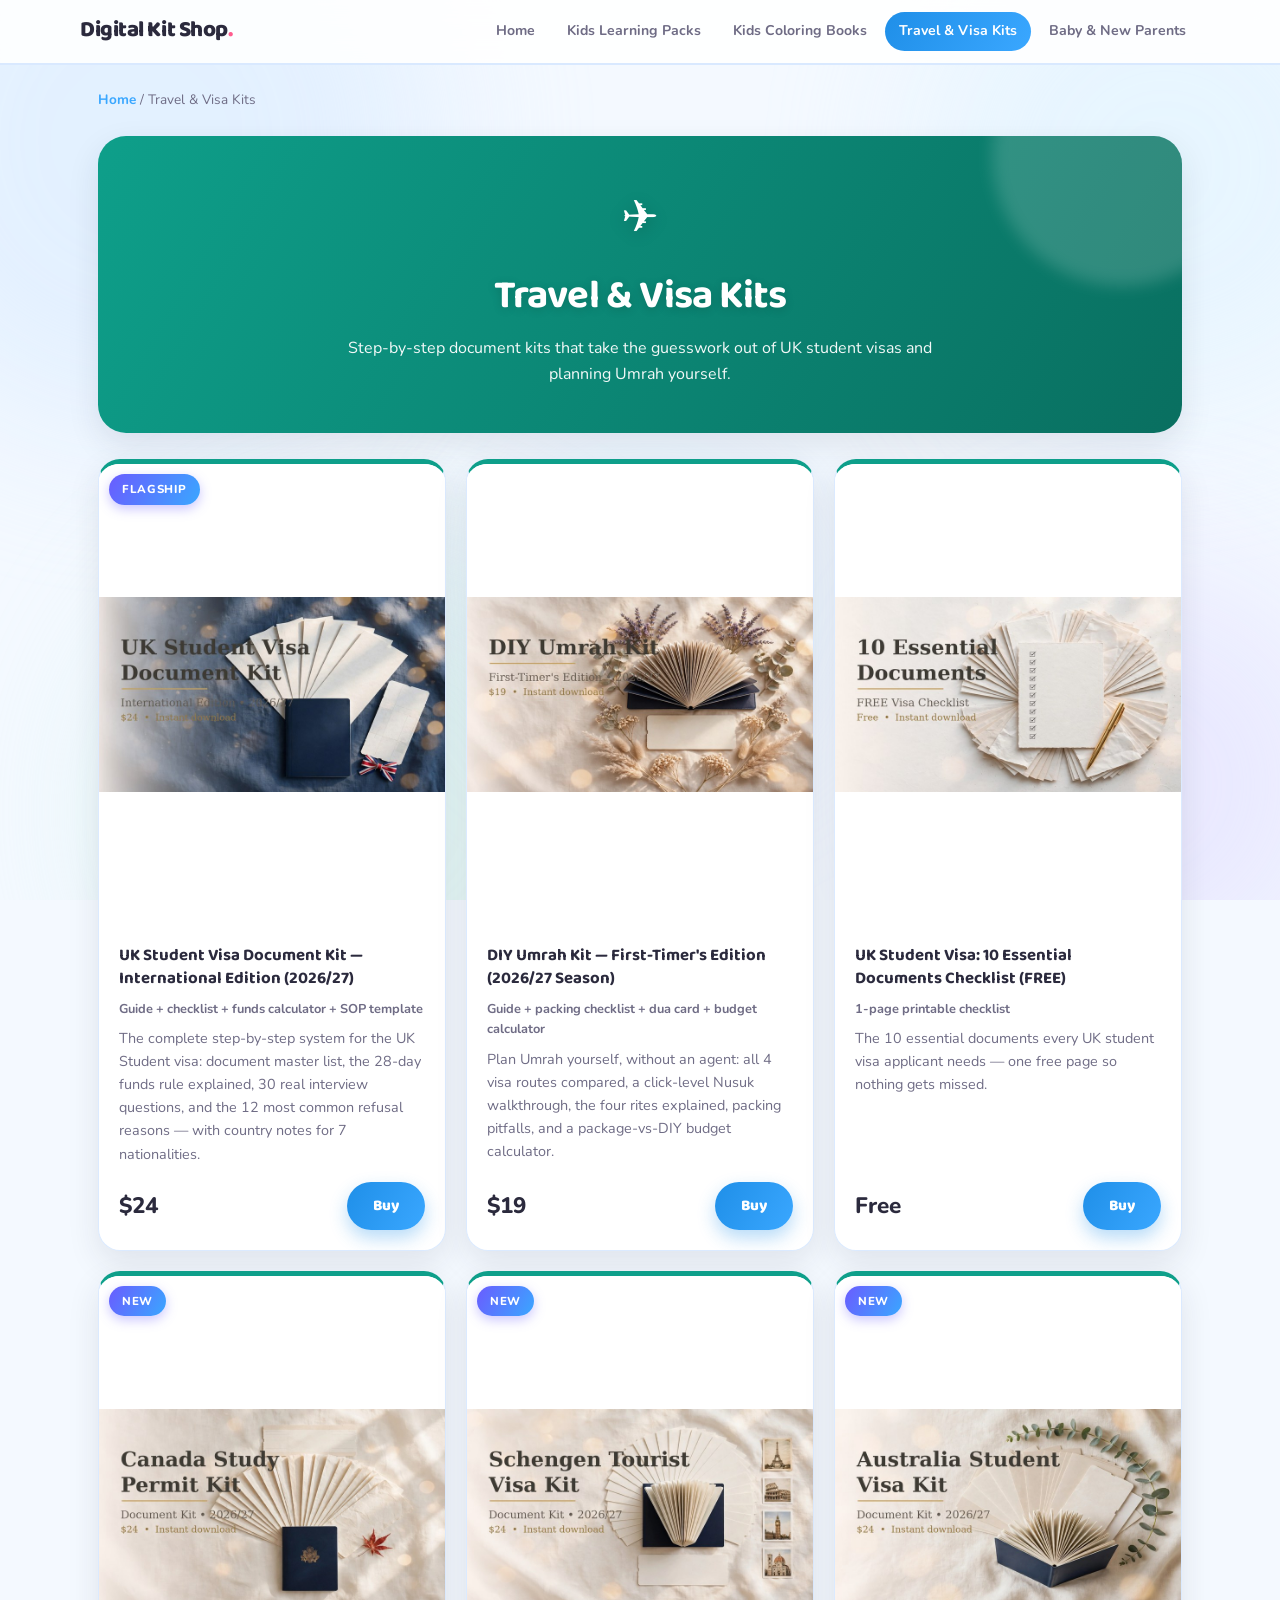
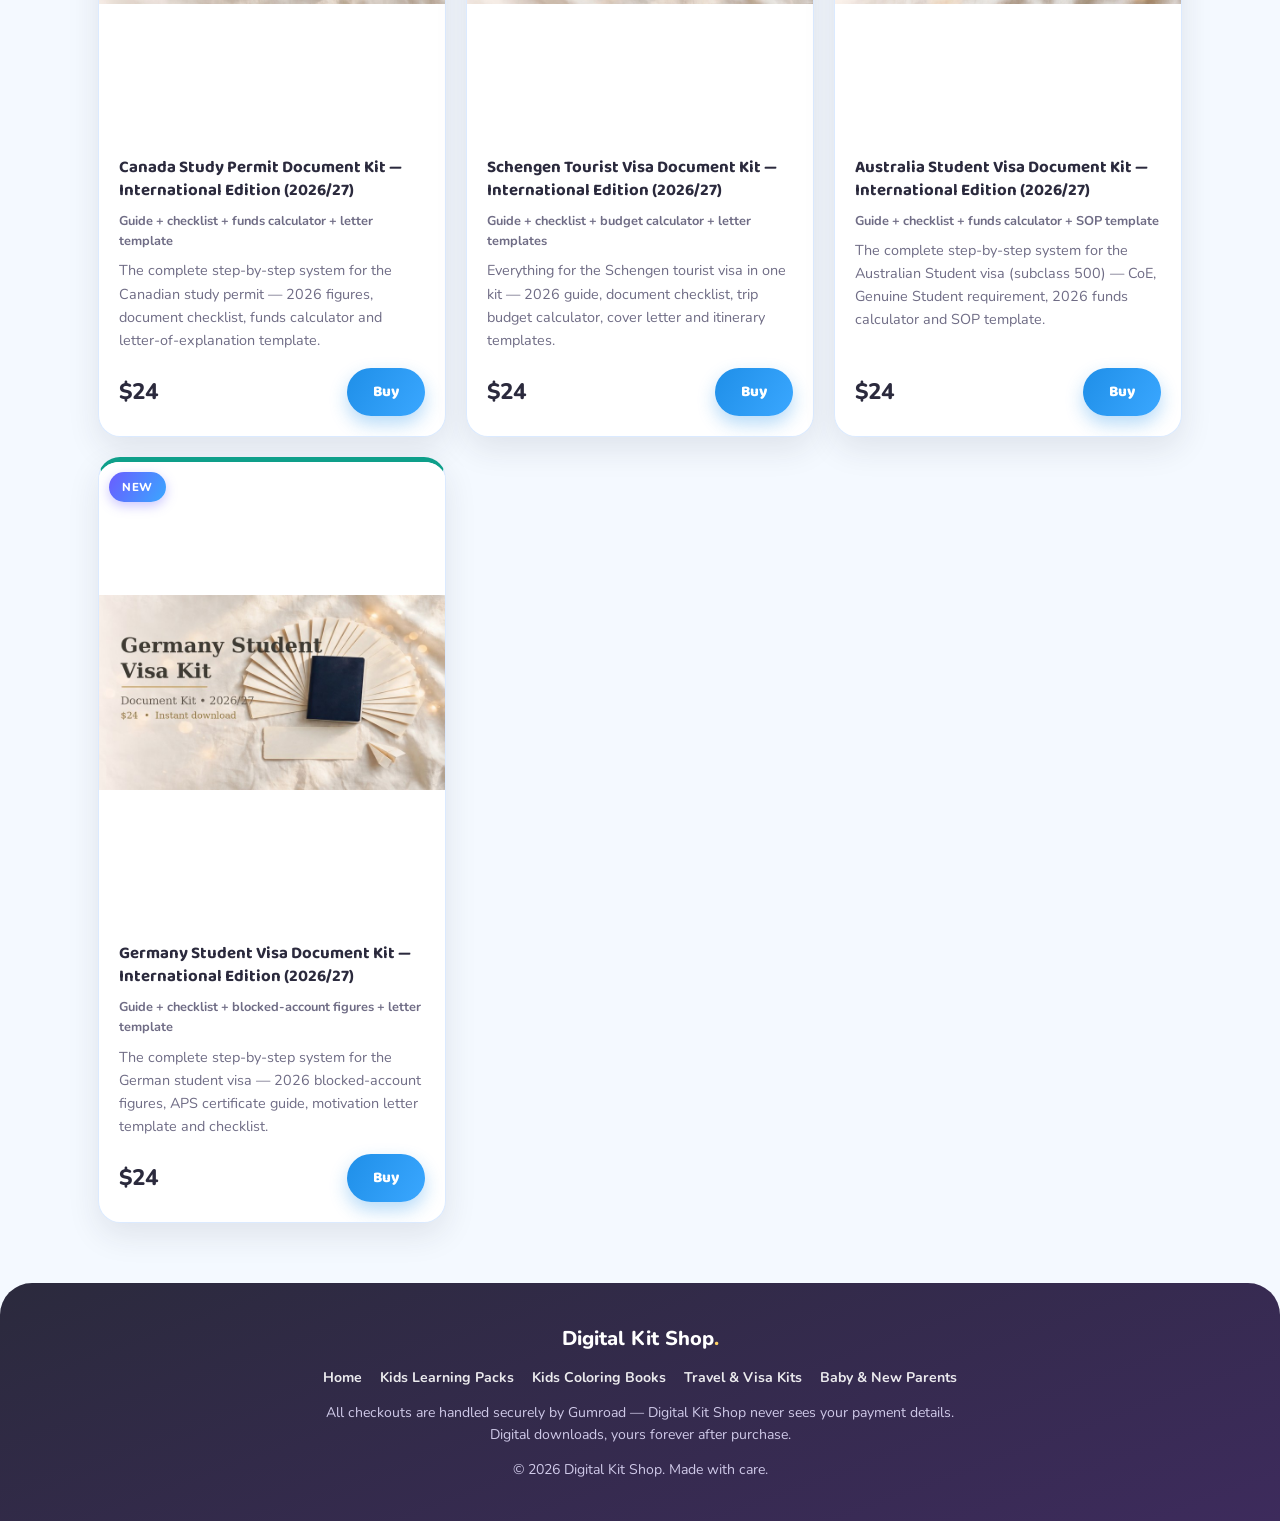
<file: travel-visa-kits/index.html>
<!DOCTYPE html>
<html lang="en">
<head>
<meta charset="utf-8">
<meta name="viewport" content="width=device-width, initial-scale=1">
<meta name="p:domain_verify" content="99b00b873626cb9a365c8f2b48c7d500"/>
<script async src="https://www.googletagmanager.com/gtag/js?id=G-J2KPY3ZD0E"></script>
<script>window.dataLayer=window.dataLayer||[];function gtag(){dataLayer.push(arguments);}gtag('js',new Date());gtag('config','G-J2KPY3ZD0E');</script>
<title>Travel & Visa Kits — Digital Kit Shop</title>
<meta name="description" content="UK student visa document checklist & DIY Umrah planning kit (2026/27). Step-by-step PDF guides — do it yourself, save thousands.">
<link rel="canonical" href="https://digitalkitshop.pages.dev/travel-visa-kits/">
<meta property="og:type" content="website">
<meta property="og:site_name" content="Digital Kit Shop">
<meta property="og:title" content="Travel & Visa Kits — Digital Kit Shop">
<meta property="og:description" content="UK student visa document checklist & DIY Umrah planning kit (2026/27). Step-by-step PDF guides — do it yourself, save thousands.">
<meta property="og:url" content="https://digitalkitshop.pages.dev/travel-visa-kits/">
<meta name="twitter:card" content="summary_large_image">
<meta property="og:image" content="https://digitalkitshop.pages.dev/assets/img/visa-kit.jpg">
<link rel="preconnect" href="https://fonts.googleapis.com">
<link rel="preconnect" href="https://fonts.gstatic.com" crossorigin>
<link href="https://fonts.googleapis.com/css2?family=Baloo+2:wght@600;700;800&family=Nunito:wght@400;600;700;800&display=swap" rel="stylesheet">
<link rel="stylesheet" href="../assets/css/style.css">
<script type="application/ld+json">
{"@context": "https://schema.org", "@type": "ItemList", "name": "Travel & Visa Kits", "itemListElement": [{"@type": "ListItem", "position": 1, "item": {"@type": "Product", "name": "UK Student Visa Document Kit — International Edition (2026/27)", "image": "https://digitalkitshop.pages.dev/assets/img/visa-kit.jpg", "description": "The complete step-by-step system for the UK Student visa: document master list, the 28-day funds rule explained, 30 real interview questions, and the 12 most common refusal reasons — with country notes for 7 nationalities.", "offers": {"@type": "Offer", "price": "24.0", "priceCurrency": "USD", "availability": "https://schema.org/InStock", "url": "https://saqibnaseer.gumroad.com/l/kpuzn"}}}, {"@type": "ListItem", "position": 2, "item": {"@type": "Product", "name": "DIY Umrah Kit — First-Timer's Edition (2026/27 Season)", "image": "https://digitalkitshop.pages.dev/assets/img/umrah-kit.jpg", "description": "Plan Umrah yourself, without an agent: all 4 visa routes compared, a click-level Nusuk walkthrough, the four rites explained, packing pitfalls, and a package-vs-DIY budget calculator.", "offers": {"@type": "Offer", "price": "19.0", "priceCurrency": "USD", "availability": "https://schema.org/InStock", "url": "https://saqibnaseer.gumroad.com/l/oolksf"}}}, {"@type": "ListItem", "position": 3, "item": {"@type": "Product", "name": "UK Student Visa: 10 Essential Documents Checklist (FREE)", "image": "https://digitalkitshop.pages.dev/assets/img/visa-freebie.jpg", "description": "The 10 essential documents every UK student visa applicant needs — one free page so nothing gets missed.", "offers": {"@type": "Offer", "price": "0", "priceCurrency": "USD", "availability": "https://schema.org/InStock", "url": "https://saqibnaseer.gumroad.com/l/zlbqf"}}}, {"@type": "ListItem", "position": 4, "item": {"@type": "Product", "name": "Canada Study Permit Document Kit — International Edition (2026/27)", "image": "https://digitalkitshop.pages.dev/assets/img/canada-visa.jpg", "description": "The complete step-by-step system for the Canadian study permit — 2026 figures, document checklist, funds calculator and letter-of-explanation template.", "offers": {"@type": "Offer", "price": "24.0", "priceCurrency": "USD", "availability": "https://schema.org/InStock", "url": "https://saqibnaseer.gumroad.com/l/fekqhb"}}}, {"@type": "ListItem", "position": 5, "item": {"@type": "Product", "name": "Schengen Tourist Visa Document Kit — International Edition (2026/27)", "image": "https://digitalkitshop.pages.dev/assets/img/schengen-visa.jpg", "description": "Everything for the Schengen tourist visa in one kit — 2026 guide, document checklist, trip budget calculator, cover letter and itinerary templates.", "offers": {"@type": "Offer", "price": "24.0", "priceCurrency": "USD", "availability": "https://schema.org/InStock", "url": "https://saqibnaseer.gumroad.com/l/lkjqjd"}}}, {"@type": "ListItem", "position": 6, "item": {"@type": "Product", "name": "Australia Student Visa Document Kit — International Edition (2026/27)", "image": "https://digitalkitshop.pages.dev/assets/img/australia-visa.jpg", "description": "The complete step-by-step system for the Australian Student visa (subclass 500) — CoE, Genuine Student requirement, 2026 funds calculator and SOP template.", "offers": {"@type": "Offer", "price": "24.0", "priceCurrency": "USD", "availability": "https://schema.org/InStock", "url": "https://saqibnaseer.gumroad.com/l/dsbynf"}}}, {"@type": "ListItem", "position": 7, "item": {"@type": "Product", "name": "Germany Student Visa Document Kit — International Edition (2026/27)", "image": "https://digitalkitshop.pages.dev/assets/img/germany-visa.jpg", "description": "The complete step-by-step system for the German student visa — 2026 blocked-account figures, APS certificate guide, motivation letter template and checklist.", "offers": {"@type": "Offer", "price": "24.0", "priceCurrency": "USD", "availability": "https://schema.org/InStock", "url": "https://saqibnaseer.gumroad.com/l/gyfbvo"}}}]}
</script>
</head>
<body>
<div class="bg-blobs" aria-hidden="true">
  <span class="blob b1"></span><span class="blob b2"></span><span class="blob b3"></span>
  <span class="blob b4"></span><span class="blob b5"></span>
  <span class="bubble u1"></span><span class="bubble u2"></span><span class="bubble u3"></span>
  <span class="bubble u4"></span><span class="bubble u5"></span>
</div>
<header class="site">
  <div class="wrap nav">
    <a class="logo" href="../"><span data-brand>Digital Kit Shop</span><span class="dot">.</span></a>
    <nav class="nav-links"><a href="../" class="">Home</a><a href="../kids-learning-packs/" class="">Kids Learning Packs</a><a href="../kids-coloring-books/" class="">Kids Coloring Books</a><a href="../travel-visa-kits/" class="active">Travel & Visa Kits</a><a href="../baby-new-parents/" class="">Baby & New Parents</a></nav>
  </div>
</header>
<main class="wrap">
  <div class="crumb"><a href="../">Home</a> / Travel & Visa Kits</div>
  <section class="cat-hero" style="background:linear-gradient(120deg,#0e9f8a,#096f60)">
    <div class="icon">✈️</div>
    <h1>Travel & Visa Kits</h1>
    <p>Step-by-step document kits that take the guesswork out of UK student visas and planning Umrah yourself.</p>
  </section>
  <div class="prod-grid" style="margin-top:26px"><article class="prod" data-cat="travel-visa-kits" style="--cat:#0e9f8a">
  <div class="thumb tall"><span class="badge">Flagship</span><img src="../assets/img/visa-kit.jpg" alt="UK Student Visa Document Kit — International Edition (2026/27) cover" loading="lazy"></div>
  <div class="body">
    <h3>UK Student Visa Document Kit — International Edition (2026/27)</h3>
    <div class="meta">Guide + checklist + funds calculator + SOP template</div>
    <p class="blurb">The complete step-by-step system for the UK Student visa: document master list, the 28-day funds rule explained, 30 real interview questions, and the 12 most common refusal reasons — with country notes for 7 nationalities.</p>
    <div class="row">
      <div class="price">$24</div>
      <a class="btn-buy" href="https://saqibnaseer.gumroad.com/l/kpuzn" target="_blank" rel="noopener">Buy</a>
    </div>
  </div>
</article><article class="prod" data-cat="travel-visa-kits" style="--cat:#0e9f8a">
  <div class="thumb tall"><img src="../assets/img/umrah-kit.jpg" alt="DIY Umrah Kit — First-Timer's Edition (2026/27 Season) cover" loading="lazy"></div>
  <div class="body">
    <h3>DIY Umrah Kit — First-Timer's Edition (2026/27 Season)</h3>
    <div class="meta">Guide + packing checklist + dua card + budget calculator</div>
    <p class="blurb">Plan Umrah yourself, without an agent: all 4 visa routes compared, a click-level Nusuk walkthrough, the four rites explained, packing pitfalls, and a package-vs-DIY budget calculator.</p>
    <div class="row">
      <div class="price">$19</div>
      <a class="btn-buy" href="https://saqibnaseer.gumroad.com/l/oolksf" target="_blank" rel="noopener">Buy</a>
    </div>
  </div>
</article><article class="prod" data-cat="travel-visa-kits" style="--cat:#0e9f8a">
  <div class="thumb tall"><img src="../assets/img/visa-freebie.jpg" alt="UK Student Visa: 10 Essential Documents Checklist (FREE) cover" loading="lazy"></div>
  <div class="body">
    <h3>UK Student Visa: 10 Essential Documents Checklist (FREE)</h3>
    <div class="meta">1-page printable checklist</div>
    <p class="blurb">The 10 essential documents every UK student visa applicant needs — one free page so nothing gets missed.</p>
    <div class="row">
      <div class="price">Free</div>
      <a class="btn-buy" href="https://saqibnaseer.gumroad.com/l/zlbqf" target="_blank" rel="noopener">Buy</a>
    </div>
  </div>
</article><article class="prod" data-cat="travel-visa-kits" style="--cat:#0e9f8a">
  <div class="thumb tall"><span class="badge">New</span><img src="../assets/img/canada-visa.jpg" alt="Canada Study Permit Document Kit — International Edition (2026/27) cover" loading="lazy"></div>
  <div class="body">
    <h3>Canada Study Permit Document Kit — International Edition (2026/27)</h3>
    <div class="meta">Guide + checklist + funds calculator + letter template</div>
    <p class="blurb">The complete step-by-step system for the Canadian study permit — 2026 figures, document checklist, funds calculator and letter-of-explanation template.</p>
    <div class="row">
      <div class="price">$24</div>
      <a class="btn-buy" href="https://saqibnaseer.gumroad.com/l/fekqhb" target="_blank" rel="noopener">Buy</a>
    </div>
  </div>
</article><article class="prod" data-cat="travel-visa-kits" style="--cat:#0e9f8a">
  <div class="thumb tall"><span class="badge">New</span><img src="../assets/img/schengen-visa.jpg" alt="Schengen Tourist Visa Document Kit — International Edition (2026/27) cover" loading="lazy"></div>
  <div class="body">
    <h3>Schengen Tourist Visa Document Kit — International Edition (2026/27)</h3>
    <div class="meta">Guide + checklist + budget calculator + letter templates</div>
    <p class="blurb">Everything for the Schengen tourist visa in one kit — 2026 guide, document checklist, trip budget calculator, cover letter and itinerary templates.</p>
    <div class="row">
      <div class="price">$24</div>
      <a class="btn-buy" href="https://saqibnaseer.gumroad.com/l/lkjqjd" target="_blank" rel="noopener">Buy</a>
    </div>
  </div>
</article><article class="prod" data-cat="travel-visa-kits" style="--cat:#0e9f8a">
  <div class="thumb tall"><span class="badge">New</span><img src="../assets/img/australia-visa.jpg" alt="Australia Student Visa Document Kit — International Edition (2026/27) cover" loading="lazy"></div>
  <div class="body">
    <h3>Australia Student Visa Document Kit — International Edition (2026/27)</h3>
    <div class="meta">Guide + checklist + funds calculator + SOP template</div>
    <p class="blurb">The complete step-by-step system for the Australian Student visa (subclass 500) — CoE, Genuine Student requirement, 2026 funds calculator and SOP template.</p>
    <div class="row">
      <div class="price">$24</div>
      <a class="btn-buy" href="https://saqibnaseer.gumroad.com/l/dsbynf" target="_blank" rel="noopener">Buy</a>
    </div>
  </div>
</article><article class="prod" data-cat="travel-visa-kits" style="--cat:#0e9f8a">
  <div class="thumb tall"><span class="badge">New</span><img src="../assets/img/germany-visa.jpg" alt="Germany Student Visa Document Kit — International Edition (2026/27) cover" loading="lazy"></div>
  <div class="body">
    <h3>Germany Student Visa Document Kit — International Edition (2026/27)</h3>
    <div class="meta">Guide + checklist + blocked-account figures + letter template</div>
    <p class="blurb">The complete step-by-step system for the German student visa — 2026 blocked-account figures, APS certificate guide, motivation letter template and checklist.</p>
    <div class="row">
      <div class="price">$24</div>
      <a class="btn-buy" href="https://saqibnaseer.gumroad.com/l/gyfbvo" target="_blank" rel="noopener">Buy</a>
    </div>
  </div>
</article></div>
</main>
<footer class="site">
  <div class="wrap">
    <div class="flogo"><span data-brand>Digital Kit Shop</span><span class="dot">.</span></div>
    <div class="fnav"><a href="../">Home</a><a href="../kids-learning-packs/">Kids Learning Packs</a><a href="../kids-coloring-books/">Kids Coloring Books</a><a href="../travel-visa-kits/">Travel & Visa Kits</a><a href="../baby-new-parents/">Baby & New Parents</a></div>
    <p>All checkouts are handled securely by Gumroad — <span data-brand>Digital Kit Shop</span> never sees your payment details. Digital downloads, yours forever after purchase.</p>
    <p>© <span id="year">2026</span> <span data-brand>Digital Kit Shop</span>. Made with care.</p>
  </div>
</footer>
<script src="../assets/js/site.js"></script>
</body>
</html>
</file>
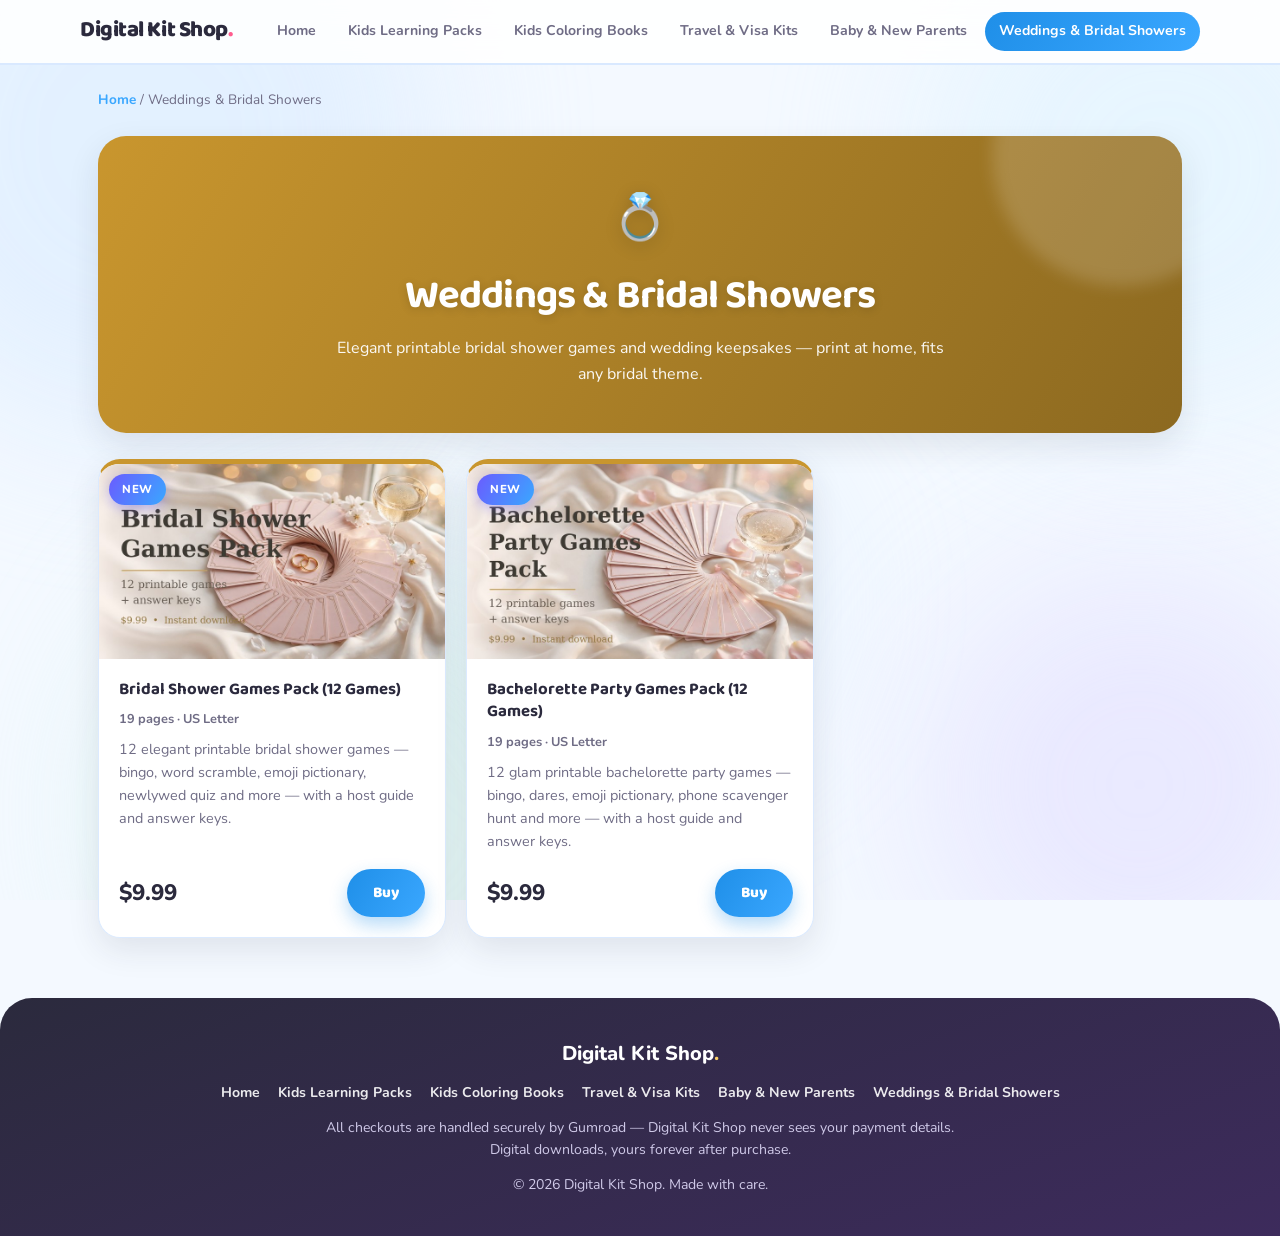
<file: weddings-bridal/index.html>
<!DOCTYPE html>
<html lang="en">
<head>
<meta charset="utf-8">
<meta name="viewport" content="width=device-width, initial-scale=1">
<meta name="p:domain_verify" content="99b00b873626cb9a365c8f2b48c7d500"/>
<script async src="https://www.googletagmanager.com/gtag/js?id=G-J2KPY3ZD0E"></script>
<script>window.dataLayer=window.dataLayer||[];function gtag(){dataLayer.push(arguments);}gtag('js',new Date());gtag('config','G-J2KPY3ZD0E');</script>
<title>Weddings & Bridal Showers — Digital Kit Shop</title>
<meta name="description" content="Printable bridal shower games pack: 12 elegant games with answer keys — bingo, word scramble, emoji pictionary, newlywed quiz. Instant download.">
<link rel="canonical" href="https://digitalkitshop.pages.dev/weddings-bridal/">
<meta property="og:type" content="website">
<meta property="og:site_name" content="Digital Kit Shop">
<meta property="og:title" content="Weddings & Bridal Showers — Digital Kit Shop">
<meta property="og:description" content="Printable bridal shower games pack: 12 elegant games with answer keys — bingo, word scramble, emoji pictionary, newlywed quiz. Instant download.">
<meta property="og:url" content="https://digitalkitshop.pages.dev/weddings-bridal/">
<meta name="twitter:card" content="summary_large_image">
<meta property="og:image" content="https://digitalkitshop.pages.dev/assets/img/bridal-shower-games.jpg">
<link rel="preconnect" href="https://fonts.googleapis.com">
<link rel="preconnect" href="https://fonts.gstatic.com" crossorigin>
<link href="https://fonts.googleapis.com/css2?family=Baloo+2:wght@600;700;800&family=Nunito:wght@400;600;700;800&display=swap" rel="stylesheet">
<link rel="stylesheet" href="../assets/css/style.css">
<script type="application/ld+json">
{"@context": "https://schema.org", "@type": "ItemList", "name": "Weddings & Bridal Showers", "itemListElement": [{"@type": "ListItem", "position": 1, "item": {"@type": "Product", "name": "Bridal Shower Games Pack (12 Games)", "image": "https://digitalkitshop.pages.dev/assets/img/bridal-shower-games.jpg", "description": "12 elegant printable bridal shower games — bingo, word scramble, emoji pictionary, newlywed quiz and more — with a host guide and answer keys.", "offers": {"@type": "Offer", "price": "9.99", "priceCurrency": "USD", "availability": "https://schema.org/InStock", "url": "https://saqibnaseer.gumroad.com/l/bmdqb"}}}, {"@type": "ListItem", "position": 2, "item": {"@type": "Product", "name": "Bachelorette Party Games Pack (12 Games)", "image": "https://digitalkitshop.pages.dev/assets/img/bachelorette-party-games.jpg", "description": "12 glam printable bachelorette party games — bingo, dares, emoji pictionary, phone scavenger hunt and more — with a host guide and answer keys.", "offers": {"@type": "Offer", "price": "9.99", "priceCurrency": "USD", "availability": "https://schema.org/InStock", "url": "https://saqibnaseer.gumroad.com/l/bachelorette-party-games-pack"}}}]}
</script>
</head>
<body>
<div class="bg-blobs" aria-hidden="true">
  <span class="blob b1"></span><span class="blob b2"></span><span class="blob b3"></span>
  <span class="blob b4"></span><span class="blob b5"></span>
  <span class="bubble u1"></span><span class="bubble u2"></span><span class="bubble u3"></span>
  <span class="bubble u4"></span><span class="bubble u5"></span>
</div>
<header class="site">
  <div class="wrap nav">
    <a class="logo" href="../"><span data-brand>Digital Kit Shop</span><span class="dot">.</span></a>
    <nav class="nav-links"><a href="../" class="">Home</a><a href="../kids-learning-packs/" class="">Kids Learning Packs</a><a href="../kids-coloring-books/" class="">Kids Coloring Books</a><a href="../travel-visa-kits/" class="">Travel & Visa Kits</a><a href="../baby-new-parents/" class="">Baby & New Parents</a><a href="../weddings-bridal/" class="active">Weddings & Bridal Showers</a></nav>
  </div>
</header>
<main class="wrap">
  <div class="crumb"><a href="../">Home</a> / Weddings & Bridal Showers</div>
  <section class="cat-hero" style="background:linear-gradient(120deg,#c9962e,#8c6920)">
    <div class="icon">💍</div>
    <h1>Weddings & Bridal Showers</h1>
    <p>Elegant printable bridal shower games and wedding keepsakes — print at home, fits any bridal theme.</p>
  </section>
  <div class="prod-grid" style="margin-top:26px"><article class="prod" data-cat="weddings-bridal" style="--cat:#c9962e">
  <div class="thumb"><span class="badge">New</span><img src="../assets/img/bridal-shower-games.jpg" alt="Bridal Shower Games Pack (12 Games) cover" loading="lazy"></div>
  <div class="body">
    <h3>Bridal Shower Games Pack (12 Games)</h3>
    <div class="meta">19 pages · US Letter</div>
    <p class="blurb">12 elegant printable bridal shower games — bingo, word scramble, emoji pictionary, newlywed quiz and more — with a host guide and answer keys.</p>
    <div class="row">
      <div class="price">$9.99</div>
      <a class="btn-buy" href="https://saqibnaseer.gumroad.com/l/bmdqb" target="_blank" rel="noopener">Buy</a>
    </div>
  </div>
</article><article class="prod" data-cat="weddings-bridal" style="--cat:#c9962e">
  <div class="thumb"><span class="badge">New</span><img src="../assets/img/bachelorette-party-games.jpg" alt="Bachelorette Party Games Pack (12 Games) cover" loading="lazy"></div>
  <div class="body">
    <h3>Bachelorette Party Games Pack (12 Games)</h3>
    <div class="meta">19 pages · US Letter</div>
    <p class="blurb">12 glam printable bachelorette party games — bingo, dares, emoji pictionary, phone scavenger hunt and more — with a host guide and answer keys.</p>
    <div class="row">
      <div class="price">$9.99</div>
      <a class="btn-buy" href="https://saqibnaseer.gumroad.com/l/bachelorette-party-games-pack" target="_blank" rel="noopener">Buy</a>
    </div>
  </div>
</article></div>
</main>
<footer class="site">
  <div class="wrap">
    <div class="flogo"><span data-brand>Digital Kit Shop</span><span class="dot">.</span></div>
    <div class="fnav"><a href="../">Home</a><a href="../kids-learning-packs/">Kids Learning Packs</a><a href="../kids-coloring-books/">Kids Coloring Books</a><a href="../travel-visa-kits/">Travel & Visa Kits</a><a href="../baby-new-parents/">Baby & New Parents</a><a href="../weddings-bridal/">Weddings & Bridal Showers</a></div>
    <p>All checkouts are handled securely by Gumroad — <span data-brand>Digital Kit Shop</span> never sees your payment details. Digital downloads, yours forever after purchase.</p>
    <p>© <span id="year">2026</span> <span data-brand>Digital Kit Shop</span>. Made with care.</p>
  </div>
</footer>
<script src="../assets/js/site.js"></script>
</body>
</html>
</file>
<file: assets/css/style.css>
/* Digital Kit Shop — vibrant kids-store theme.
   Flat colors + soft blurred blobs only. NO grid / square-pattern textures anywhere. */
:root{
  --pink:#ff5d8f;
  --orange:#ff9f1c;
  --purple:#6a5cff;
  --teal:#0e9f8a;
  --blue:#3aa7ff;
  --yellow:#ffd166;
  --ink:#2b2a3d;
  --muted:#6f6c85;
  --card:#ffffff;
  --radius:22px;
  --shadow:0 12px 32px rgba(43,42,61,.10);
  --shadow-sm:0 6px 18px rgba(43,42,61,.08);
}
*{box-sizing:border-box;margin:0;padding:0}
html{-webkit-text-size-adjust:100%;scroll-behavior:smooth}
body{
  font-family:"Nunito","Segoe UI",system-ui,-apple-system,Roboto,"Helvetica Neue",Arial,sans-serif;
  color:var(--ink);line-height:1.6;font-size:16px;
  background:#f4f9ff;
  overflow-x:hidden;
}
h1,h2,h3,.logo,.btn,.btn-buy,.pill{font-family:"Baloo 2","Nunito","Segoe UI",system-ui,sans-serif}
img{max-width:100%;display:block}
a{color:inherit}
.wrap{max-width:1120px;margin:0 auto;padding:0 18px;position:relative;z-index:1}

/* ============ Animated background: drifting blobs + rising bubbles (CSS only) ============ */
.bg-blobs{position:fixed;inset:0;z-index:0;overflow:hidden;pointer-events:none}
.blob{position:absolute;border-radius:50%;filter:blur(80px);opacity:.45;animation:drift 26s ease-in-out infinite alternate}
.blob.b1{width:46vmax;height:46vmax;background:#cfe6ff;top:-12vmax;left:-12vmax;animation-duration:30s}
.blob.b2{width:38vmax;height:38vmax;background:#d8f1ff;top:-6vmax;right:-10vmax;animation-duration:24s}
.blob.b3{width:42vmax;height:42vmax;background:#d3f5ec;bottom:-14vmax;left:8vmax;animation-duration:32s}
.blob.b4{width:34vmax;height:34vmax;background:#ddd6ff;bottom:-8vmax;right:-6vmax;animation-duration:27s}
.blob.b5{width:26vmax;height:26vmax;background:#cdeaff;top:34vmax;left:38vmax;opacity:.35;animation-duration:22s}
@keyframes drift{
  from{transform:translate(0,0) scale(1)}
  to{transform:translate(7vmax,5vmax) scale(1.18)}
}
.bubble{position:absolute;bottom:-6vmax;border-radius:50%;opacity:.5;animation:rise linear infinite}
.bubble.u1{width:34px;height:34px;left:12%;background:rgba(58,167,255,.25);animation-duration:26s}
.bubble.u2{width:22px;height:22px;left:32%;background:rgba(125,196,255,.30);animation-duration:32s;animation-delay:-8s}
.bubble.u3{width:44px;height:44px;left:58%;background:rgba(106,92,255,.20);animation-duration:38s;animation-delay:-15s}
.bubble.u4{width:18px;height:18px;left:74%;background:rgba(14,159,138,.25);animation-duration:24s;animation-delay:-4s}
.bubble.u5{width:28px;height:28px;left:88%;background:rgba(58,167,255,.25);animation-duration:30s;animation-delay:-20s}
@keyframes rise{
  from{transform:translateY(0)}
  to{transform:translateY(-125vh)}
}
@media (prefers-reduced-motion: reduce){
  .blob,.bubble{animation:none}
}

/* ============ Header ============ */
header.site{
  position:sticky;top:0;z-index:50;
  background:rgba(255,255,255,.88);backdrop-filter:blur(12px);-webkit-backdrop-filter:blur(12px);
  border-bottom:2px solid #d9e9ff;
}
.nav{display:flex;align-items:center;justify-content:space-between;padding:12px 0;gap:12px;flex-wrap:wrap}
.logo{font-weight:800;font-size:1.4rem;letter-spacing:-.02em;text-decoration:none}
.logo .dot{color:var(--pink)}
.nav-links{display:flex;gap:4px;flex-wrap:wrap}
.nav-links a{
  text-decoration:none;font-weight:700;font-size:.88rem;color:var(--muted);
  padding:8px 14px;border-radius:999px;transition:background .15s,color .15s;
}
.nav-links a:hover{background:#e8f3ff;color:var(--ink)}
.nav-links a.active{background:linear-gradient(120deg,#1f8fe8,var(--blue));color:#fff}

/* ============ Hero ============ */
.hero{
  margin:26px 0 8px;padding:56px 28px;text-align:center;color:#fff;
  background:linear-gradient(120deg,#1f8fe8 0%,#3aa7ff 45%,#7cc4ff 100%);
  border-radius:32px;box-shadow:0 18px 44px rgba(31,143,232,.30);
  position:relative;overflow:hidden;
}
.hero::after{
  content:"";position:absolute;width:340px;height:340px;border-radius:50%;
  background:rgba(255,255,255,.14);filter:blur(10px);top:-140px;right:-90px;
}
.hero .kicker{
  display:inline-block;background:rgba(255,255,255,.22);border:1px solid rgba(255,255,255,.45);
  border-radius:999px;padding:7px 18px;font-size:.82rem;font-weight:800;margin-bottom:18px;
}
.hero h1{font-size:clamp(2.1rem,6vw,3.4rem);line-height:1.12;letter-spacing:-.02em;margin-bottom:14px;text-shadow:0 2px 14px rgba(0,0,0,.12)}
.hero p.lead{max-width:660px;margin:0 auto 28px;font-size:1.06rem;color:#fff;opacity:.96}
.btn{
  display:inline-block;text-decoration:none;font-weight:800;border-radius:999px;
  padding:14px 32px;font-size:1rem;transition:transform .15s ease, box-shadow .15s ease;
}
.btn:hover{transform:translateY(-2px) scale(1.02)}
.btn-primary{background:#fff;color:#1f7fd1;box-shadow:0 10px 24px rgba(0,0,0,.18)}
.btn-ghost{background:rgba(255,255,255,.18);border:2px solid rgba(255,255,255,.65);color:#fff;margin-left:10px}

/* ============ Section titles ============ */
.section-title{font-size:1.65rem;letter-spacing:-.01em;margin:46px 0 6px;display:flex;align-items:center;gap:10px}
.section-title .tick{width:10px;height:26px;border-radius:99px;background:linear-gradient(180deg,#1f8fe8,#7cc4ff)}
.section-sub{color:var(--muted);margin-bottom:22px;max-width:640px}

/* ============ Category pills (homepage filter) ============ */
.pills{display:flex;gap:10px;overflow-x:auto;padding:4px 2px 14px;scrollbar-width:none}
.pills::-webkit-scrollbar{display:none}
.pill{
  --cat:var(--blue);
  flex:0 0 auto;border:2px solid var(--cat);background:#fff;color:var(--ink);
  font-weight:800;font-size:.92rem;padding:10px 20px;border-radius:999px;cursor:pointer;
  transition:all .18s ease;font-family:inherit;
}
.pill:hover{transform:translateY(-2px);box-shadow:var(--shadow-sm)}
.pill.active{background:var(--cat);color:#fff;border-color:transparent;box-shadow:0 8px 18px rgba(43,42,61,.18)}

/* ============ Product grid & cards ============ */
.prod-grid{display:grid;grid-template-columns:1fr;gap:20px;margin-bottom:10px}
@media(min-width:560px){.prod-grid{grid-template-columns:repeat(2,1fr)}}
@media(min-width:920px){.prod-grid{grid-template-columns:repeat(3,1fr)}}
.prod{
  --cat:var(--blue);
  background:var(--card);border-radius:var(--radius);
  border:1px solid #dbeaff;border-top:5px solid var(--cat);
  overflow:hidden;box-shadow:var(--shadow);display:flex;flex-direction:column;
  transition:transform .18s ease, box-shadow .18s ease;
  animation:cardIn .35s ease both;
}
.prod:hover{transform:translateY(-5px) rotate(-.3deg);box-shadow:0 18px 40px rgba(43,42,61,.14)}
.prod.hide{display:none}
@keyframes cardIn{from{opacity:0;transform:translateY(14px)}to{opacity:1;transform:none}}
.prod .thumb{position:relative;background:#f0f7ff}
.prod .thumb img{width:100%;aspect-ratio:16/9;object-fit:cover}
.prod .thumb.tall img{aspect-ratio:3/4;object-fit:contain;background:#fff}
.badge{
  position:absolute;top:10px;left:10px;z-index:2;
  background:linear-gradient(120deg,var(--purple),var(--blue));color:#fff;
  font-size:.72rem;font-weight:800;padding:6px 13px;border-radius:999px;
  text-transform:uppercase;letter-spacing:.06em;box-shadow:0 4px 12px rgba(106,92,255,.35);
}
.save-ribbon{
  position:absolute;top:10px;right:10px;z-index:2;
  background:linear-gradient(120deg,#ff3d5a,#ff9f1c);color:#fff;
  font-size:.78rem;font-weight:800;padding:6px 13px;border-radius:999px;
  box-shadow:0 4px 12px rgba(255,61,90,.4);transform:rotate(3deg);
}
.prod .body{padding:20px;display:flex;flex-direction:column;flex:1}
.prod h3{font-size:1.05rem;line-height:1.35;margin-bottom:8px}
.prod .meta{font-size:.8rem;color:var(--muted);font-weight:700;margin-bottom:8px}
.prod p.blurb{font-size:.9rem;color:var(--muted);margin-bottom:16px;flex:1}
.prod .row{display:flex;align-items:center;justify-content:space-between;gap:10px;margin-top:auto}
.price{font-size:1.4rem;font-weight:800;color:var(--ink)}
.price .was-price{font-size:.95rem;color:var(--muted);font-weight:600;text-decoration:line-through;margin-right:8px}
.price-note{display:block;font-size:.72rem;font-weight:700;color:var(--muted)}
.btn-buy{
  background:linear-gradient(120deg,#1f8fe8,#3aa7ff);color:#fff;text-decoration:none;font-weight:800;
  padding:12px 26px;border-radius:999px;font-size:.95rem;white-space:nowrap;
  box-shadow:0 8px 18px rgba(31,143,232,.32);transition:transform .15s ease;
}
.btn-buy:hover{transform:translateY(-2px) scale(1.04)}

/* ============ Bundle deals shelf ============ */
.bundle-shelf{
  margin:46px 0 8px;padding:30px 26px;border-radius:28px;color:#fff;
  background:linear-gradient(120deg,#2b2a3d 0%,#4a2b6d 55%,#6a5cff 120%);
  box-shadow:0 18px 44px rgba(74,43,109,.35);position:relative;overflow:hidden;
}
.bundle-shelf::after{
  content:"";position:absolute;width:280px;height:280px;border-radius:50%;
  background:rgba(255,159,28,.25);filter:blur(60px);bottom:-120px;left:-80px;
}
.bundle-head{display:flex;align-items:center;gap:12px;margin-bottom:6px;position:relative;z-index:1}
.bundle-head h2{font-size:1.6rem;letter-spacing:-.01em}
.bundle-sub{opacity:.85;margin-bottom:22px;position:relative;z-index:1}
.bundle-grid{display:grid;grid-template-columns:1fr;gap:20px;position:relative;z-index:1}
@media(min-width:720px){.bundle-grid{grid-template-columns:repeat(2,1fr)}}
@media(min-width:1020px){.bundle-grid{grid-template-columns:repeat(3,1fr)}}
.bundle-shelf .prod{border-top-color:var(--yellow)}

/* ============ Category cards ============ */
.cat-grid{display:grid;grid-template-columns:1fr;gap:18px}
@media(min-width:720px){.cat-grid{grid-template-columns:repeat(3,1fr)}}
.cat-card{
  --cat:var(--blue);
  background:#fff;border-radius:var(--radius);padding:28px 24px;text-decoration:none;
  box-shadow:var(--shadow);transition:transform .18s ease;position:relative;overflow:hidden;
  border:1px solid #dbeaff;
}
.cat-card::before{content:"";position:absolute;top:0;left:0;right:0;height:8px;background:linear-gradient(90deg,var(--cat),var(--yellow))}
.cat-card:hover{transform:translateY(-4px) rotate(.4deg)}
.cat-card .icon{
  width:58px;height:58px;border-radius:18px;display:flex;align-items:center;justify-content:center;
  font-size:1.7rem;margin-bottom:14px;background:var(--cat);color:#fff;
  box-shadow:0 8px 16px rgba(43,42,61,.16);
}
.cat-card h3{font-size:1.2rem;margin-bottom:6px}
.cat-card p{color:var(--muted);font-size:.92rem;margin-bottom:12px}
.cat-card .count{font-size:.78rem;font-weight:800;color:var(--muted);text-transform:uppercase;letter-spacing:.06em}
.cat-card .go{font-weight:800;color:var(--cat);font-size:.95rem;margin-top:6px}

/* ============ Category page hero ============ */
.cat-hero{
  margin:26px 0 6px;padding:46px 28px;text-align:center;color:#fff;
  border-radius:28px;box-shadow:var(--shadow);position:relative;overflow:hidden;
}
.cat-hero::after{
  content:"";position:absolute;width:260px;height:260px;border-radius:50%;
  background:rgba(255,255,255,.16);filter:blur(8px);top:-110px;right:-70px;
}
.cat-hero .icon{font-size:2.8rem;filter:drop-shadow(0 4px 8px rgba(0,0,0,.18))}
.cat-hero h1{font-size:clamp(1.8rem,5vw,2.5rem);letter-spacing:-.02em;margin:10px 0 8px;text-shadow:0 2px 10px rgba(0,0,0,.15)}
.cat-hero p{opacity:.95;max-width:620px;margin:0 auto}

/* ============ Trust strip ============ */
.trust{display:grid;grid-template-columns:1fr;gap:14px;margin:44px 0}
@media(min-width:720px){.trust{grid-template-columns:repeat(3,1fr)}}
.trust .t{
  background:#fff;border-radius:var(--radius);padding:22px;box-shadow:var(--shadow-sm);
  border:1px solid #dbeaff;border-left:6px solid var(--tc,var(--teal));
}
.trust .t b{display:block;margin-bottom:4px;font-size:1.02rem}
.trust .t span{color:var(--muted);font-size:.9rem}

/* ============ Breadcrumb ============ */
.crumb{font-size:.85rem;color:var(--muted);margin:24px 0 0}
.crumb a{color:var(--blue);font-weight:700;text-decoration:none}

/* ============ Footer ============ */
footer.site{
  margin-top:60px;padding:40px 0;color:#fff;
  background:linear-gradient(160deg,#2b2a3d 0%,#3d2b5c 100%);
  border-radius:32px 32px 0 0;
}
footer.site .wrap{display:flex;flex-direction:column;gap:12px;align-items:center;text-align:center}
footer.site .flogo{font-weight:800;font-size:1.25rem}
footer.site .flogo .dot{color:var(--yellow)}
footer.site p{color:#cfc9e8;font-size:.88rem;max-width:640px}
footer.site .fnav{display:flex;gap:18px;flex-wrap:wrap;justify-content:center}
footer.site .fnav a{color:#fff;text-decoration:none;font-size:.88rem;font-weight:700;opacity:.9}
footer.site .fnav a:hover{opacity:1;color:var(--yellow)}
</file>
